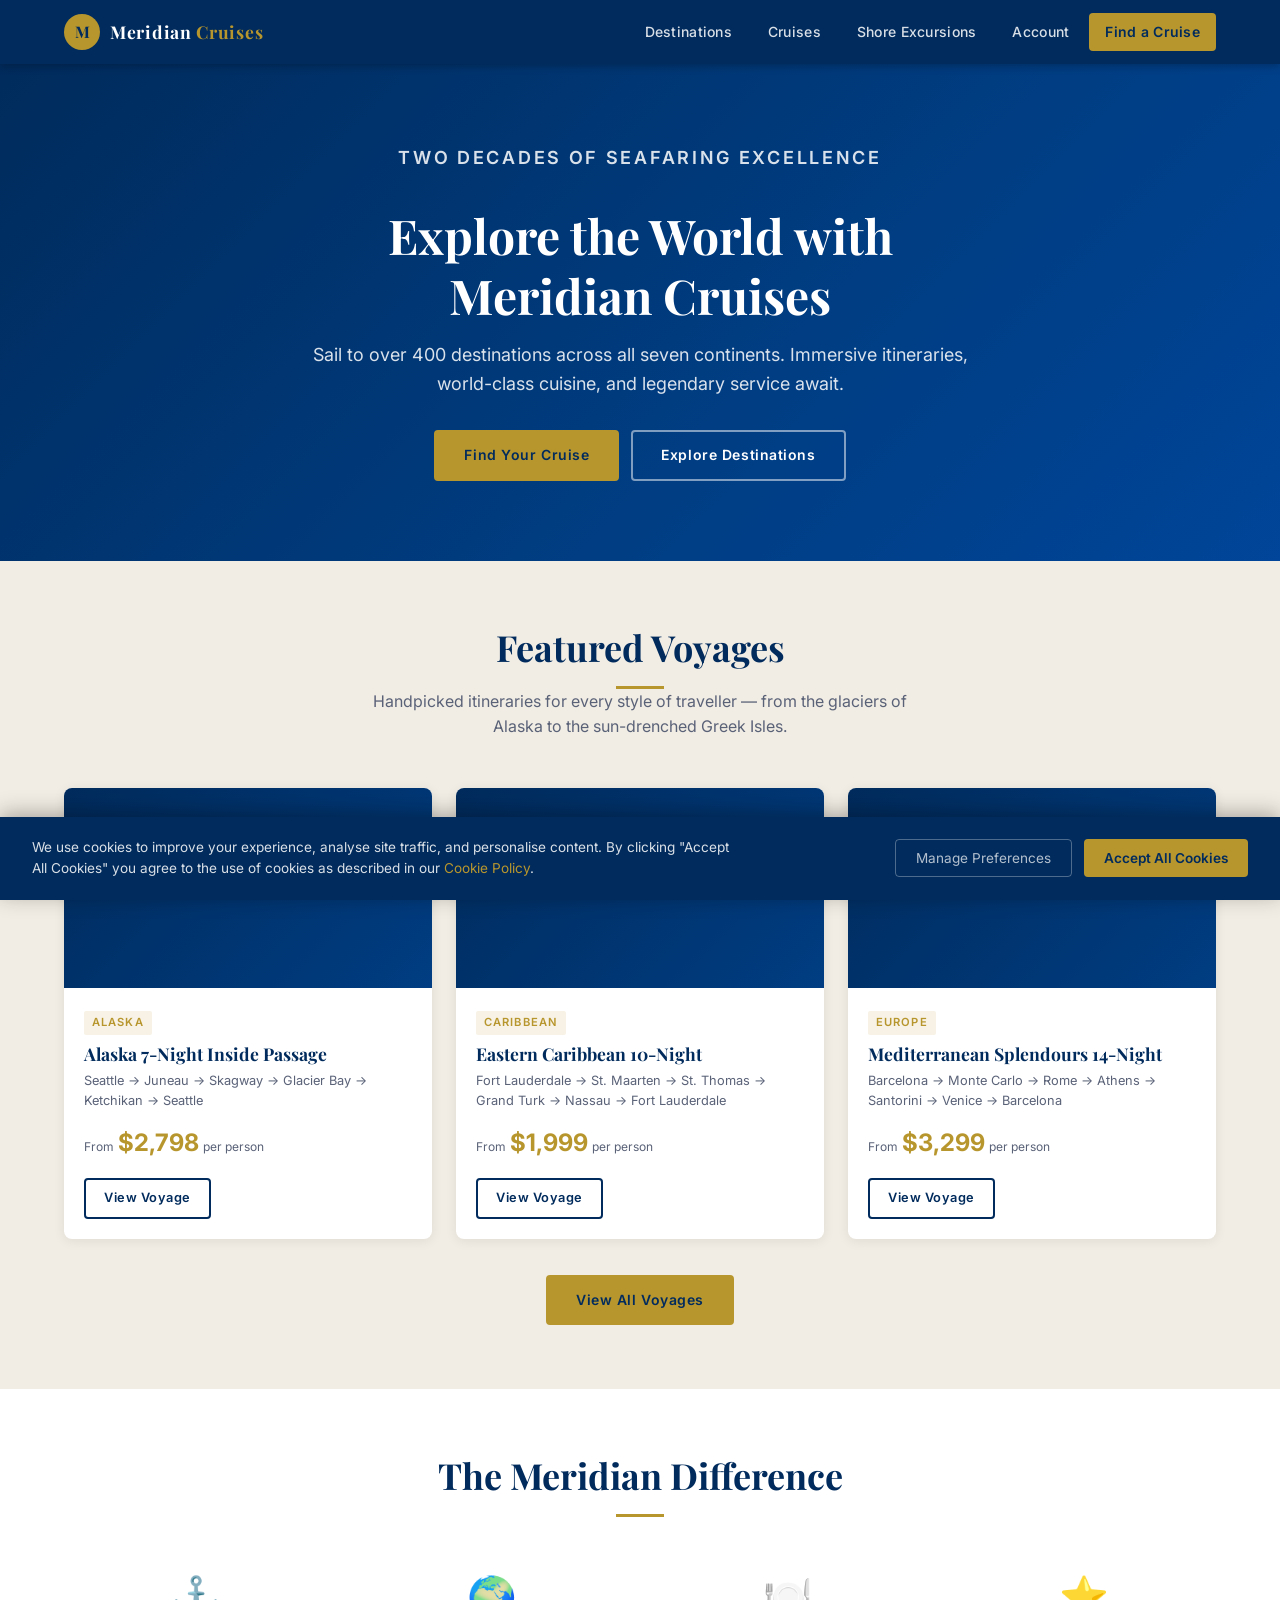
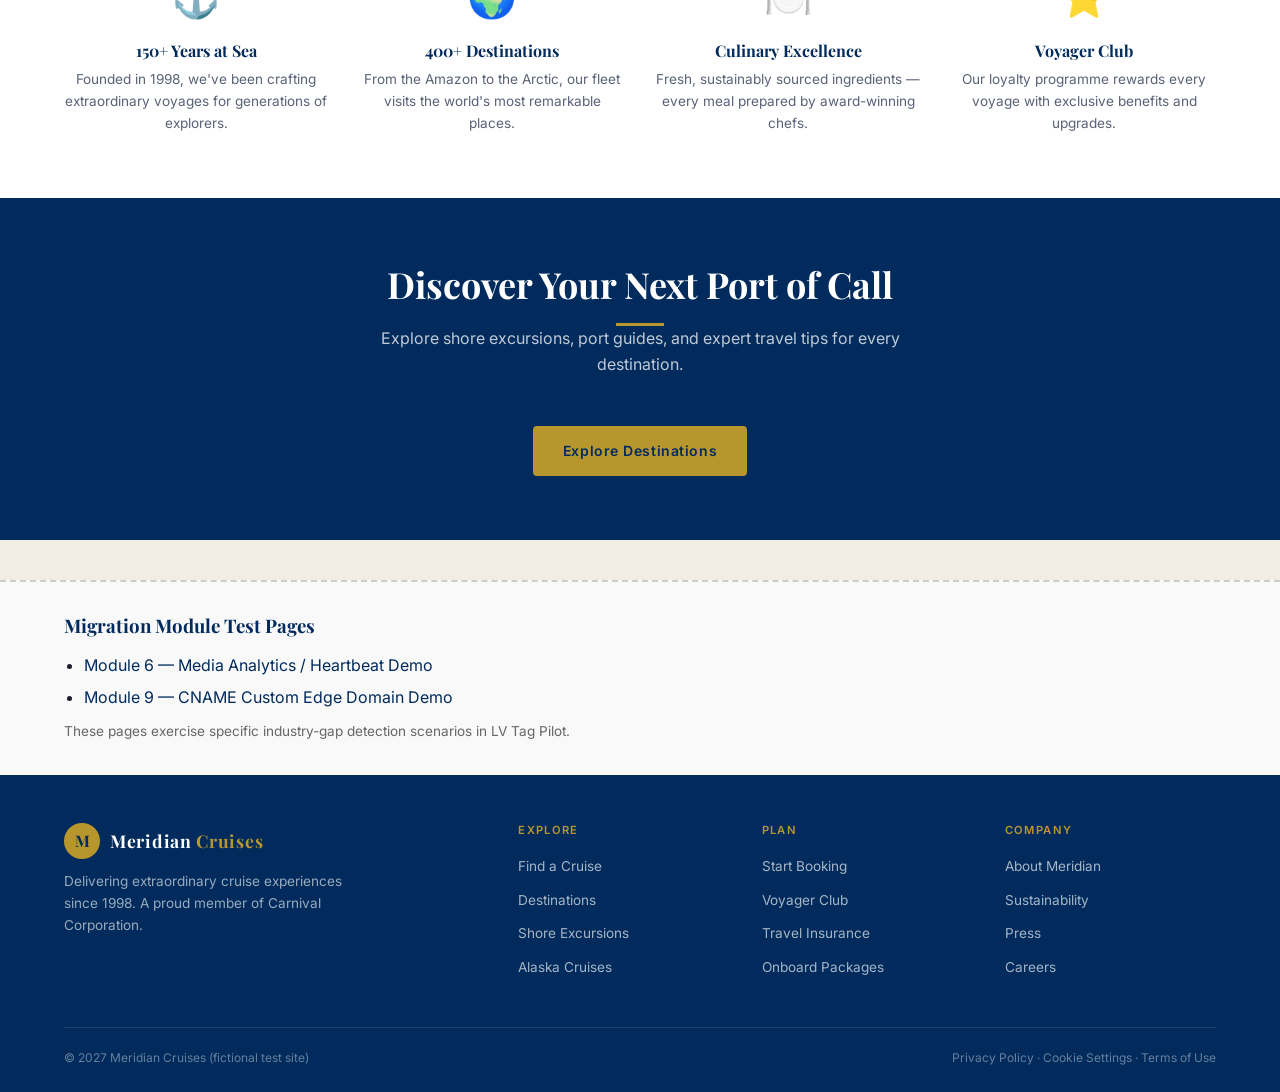
<file: index.html>
<!DOCTYPE html>
<html lang="en">
<head>
  <meta charset="UTF-8">
  <meta name="viewport" content="width=device-width, initial-scale=1.0">
  <title>Meridian Cruises — Explore the World | Fictional Test Site</title>
  <link rel="stylesheet" href="_shared/styles.css">
  <!-- Adobe Launch — _satellite not present in test env -->
  <script src="_shared/launch-stub.js"></script>
  <script src="_shared/am-config.js"></script>
  <!-- MODULE 5: A4T — at.js stub script tag (scanner detects by src attribute) -->
  <script src="at.js" data-at-js-stub="true"></script>
  <!-- MODULE 8: AAM DIL library (scanner detects by src) -->
  <script src="dil.js"></script>
</head>
<body>

  <!-- Navigation -->
  <nav class="site-nav">
    <div class="nav-inner">
      <a href="index.html" class="nav-logo">
        <div class="nav-logo-mark">M</div>
        <span class="nav-logo-text">Meridian <span>Cruises</span></span>
      </a>
      <ul class="nav-links">
        <li><a href="destination.html">Destinations</a></li>
        <li><a href="cruises.html">Cruises</a></li>
        <li><a href="shore-excursions.html">Shore Excursions</a></li>
        <li><a href="account.html">Account</a></li>
        <li><a href="cruises.html" class="nav-cta">Find a Cruise</a></li>
      </ul>
    </div>
  </nav>

  <main>
    <!-- Hero -->
    <section class="hero">
      <div class="hero-content">
        <p class="hero-eyebrow">Two decades of seafaring excellence</p>
        <h1>Explore the World with Meridian Cruises</h1>
        <p>Sail to over 400 destinations across all seven continents. Immersive itineraries, world-class cuisine, and legendary service await.</p>
        <div style="display:flex;gap:12px;justify-content:center;flex-wrap:wrap;">
          <a href="cruises.html" class="btn btn-primary">Find Your Cruise</a>
          <a href="destination.html" class="btn btn-secondary">Explore Destinations</a>
        </div>
      </div>
    </section>

    <!-- Featured Cruises -->
    <section class="section section-sand">
      <div class="container">
        <div class="section-header">
          <h2>Featured Voyages</h2>
          <div class="section-divider"></div>
          <p>Handpicked itineraries for every style of traveller — from the glaciers of Alaska to the sun-drenched Greek Isles.</p>
        </div>

        <div class="cards-grid">
          <!-- Alaska Card -->
          <div class="cruise-card">
            <div class="cruise-card-img-placeholder">Alaska</div>
            <div class="cruise-card-body">
              <span class="cruise-card-tag">Alaska</span>
              <h3 class="cruise-card-title">Alaska 7-Night Inside Passage</h3>
              <p class="cruise-card-meta">Seattle → Juneau → Skagway → Glacier Bay → Ketchikan → Seattle</p>
              <div class="cruise-card-price">
                <span class="price-from">From</span>
                <span class="cabin-price" id="featured-alaska-price">$2,798</span>
                <span class="price-from">per person</span>
              </div>
              <a href="cruise-detail.html" class="btn btn-outline btn-sm" onclick="window.trackCTA && trackCTA('View Alaska Cruise', 'cruise-detail.html')">View Voyage</a>
            </div>
          </div>

          <!-- Caribbean Card -->
          <div class="cruise-card">
            <div class="cruise-card-img-placeholder">Caribbean</div>
            <div class="cruise-card-body">
              <span class="cruise-card-tag">Caribbean</span>
              <h3 class="cruise-card-title">Eastern Caribbean 10-Night</h3>
              <p class="cruise-card-meta">Fort Lauderdale → St. Maarten → St. Thomas → Grand Turk → Nassau → Fort Lauderdale</p>
              <div class="cruise-card-price">
                <span class="price-from">From</span>
                <span class="cabin-price">$1,999</span>
                <span class="price-from">per person</span>
              </div>
              <a href="cruises.html" class="btn btn-outline btn-sm" onclick="window.trackCTA && trackCTA('View Caribbean Cruise', 'cruises.html')">View Voyage</a>
            </div>
          </div>

          <!-- Europe Card -->
          <div class="cruise-card">
            <div class="cruise-card-img-placeholder">Europe</div>
            <div class="cruise-card-body">
              <span class="cruise-card-tag">Europe</span>
              <h3 class="cruise-card-title">Mediterranean Splendours 14-Night</h3>
              <p class="cruise-card-meta">Barcelona → Monte Carlo → Rome → Athens → Santorini → Venice → Barcelona</p>
              <div class="cruise-card-price">
                <span class="price-from">From</span>
                <span class="cabin-price">$3,299</span>
                <span class="price-from">per person</span>
              </div>
              <a href="cruises.html" class="btn btn-outline btn-sm" onclick="window.trackCTA && trackCTA('View Europe Cruise', 'cruises.html')">View Voyage</a>
            </div>
          </div>
        </div>

        <div style="text-align:center;margin-top:36px;">
          <a href="cruises.html" class="btn btn-primary">View All Voyages</a>
        </div>
      </div>
    </section>

    <!-- Why Meridian -->
    <section class="section section-light">
      <div class="container">
        <div class="section-header">
          <h2>The Meridian Difference</h2>
          <div class="section-divider"></div>
        </div>
        <div style="display:grid;grid-template-columns:repeat(auto-fit,minmax(220px,1fr));gap:32px;text-align:center;">
          <div>
            <div style="font-size:2.5rem;margin-bottom:12px;">⚓</div>
            <h4 style="color:#002B5C;margin-bottom:8px;">150+ Years at Sea</h4>
            <p class="text-muted text-sm">Founded in 1998, we've been crafting extraordinary voyages for generations of explorers.</p>
          </div>
          <div>
            <div style="font-size:2.5rem;margin-bottom:12px;">🌍</div>
            <h4 style="color:#002B5C;margin-bottom:8px;">400+ Destinations</h4>
            <p class="text-muted text-sm">From the Amazon to the Arctic, our fleet visits the world's most remarkable places.</p>
          </div>
          <div>
            <div style="font-size:2.5rem;margin-bottom:12px;">🍽️</div>
            <h4 style="color:#002B5C;margin-bottom:8px;">Culinary Excellence</h4>
            <p class="text-muted text-sm">Fresh, sustainably sourced ingredients — every meal prepared by award-winning chefs.</p>
          </div>
          <div>
            <div style="font-size:2.5rem;margin-bottom:12px;">⭐</div>
            <h4 style="color:#002B5C;margin-bottom:8px;">Voyager Club</h4>
            <p class="text-muted text-sm">Our loyalty programme rewards every voyage with exclusive benefits and upgrades.</p>
          </div>
        </div>
      </div>
    </section>

    <!-- Destinations Banner -->
    <section class="section section-navy">
      <div class="container" style="text-align:center;">
        <div class="section-header">
          <h2>Discover Your Next Port of Call</h2>
          <div class="section-divider"></div>
          <p>Explore shore excursions, port guides, and expert travel tips for every destination.</p>
        </div>
        <a href="destination.html" class="btn btn-primary">Explore Destinations</a>
      </div>
    </section>

    <!-- Module Testing Links (for QA and demo purposes) -->
    <section id="module-testing" style="border-top: 2px dashed #ccc; margin-top: 40px; padding: 32px 20px; background: #f9f9f9;">
      <div class="container">
        <h3 style="color:#002B5C;margin-bottom:12px;">Migration Module Test Pages</h3>
        <ul style="line-height:2;padding-left:20px;">
          <li><a href="video.html">Module 6 — Media Analytics / Heartbeat Demo</a></li>
          <li><a href="cname-demo.html">Module 9 — CNAME Custom Edge Domain Demo</a></li>
        </ul>
        <p style="font-size: 0.85em; color: #666; margin-top: 8px;">These pages exercise specific industry-gap detection scenarios in LV Tag Pilot.</p>
      </div>
    </section>
  </main>

  <!-- Footer -->
  <footer class="site-footer">
    <div class="container">
      <div class="footer-grid">
        <div class="footer-brand">
          <div class="nav-logo">
            <div class="nav-logo-mark">M</div>
            <span class="nav-logo-text">Meridian <span>Cruises</span></span>
          </div>
          <p>Delivering extraordinary cruise experiences since 1998. A proud member of Carnival Corporation.</p>
        </div>
        <div class="footer-col">
          <h4>Explore</h4>
          <ul>
            <li><a href="cruises.html">Find a Cruise</a></li>
            <li><a href="destination.html">Destinations</a></li>
            <li><a href="shore-excursions.html">Shore Excursions</a></li>
            <li><a href="cruise-detail.html">Alaska Cruises</a></li>
          </ul>
        </div>
        <div class="footer-col">
          <h4>Plan</h4>
          <ul>
            <li><a href="book-step1.html">Start Booking</a></li>
            <li><a href="account.html">Voyager Club</a></li>
            <li><a href="#">Travel Insurance</a></li>
            <li><a href="#">Onboard Packages</a></li>
          </ul>
        </div>
        <div class="footer-col">
          <h4>Company</h4>
          <ul>
            <li><a href="#">About Meridian</a></li>
            <li><a href="#">Sustainability</a></li>
            <li><a href="#">Press</a></li>
            <li><a href="#">Careers</a></li>
          </ul>
        </div>
      </div>
      <div class="footer-bottom">
        <span>© 2027 Meridian Cruises (fictional test site)</span>
        <span>Privacy Policy · Cookie Settings · Terms of Use</span>
      </div>
    </div>
  </footer>

  <!-- OneTrust consent banner stub -->
  <!-- intentional: OneTrust banner present — tests CMP auto-detection in scanner -->
  <div id="onetrust-banner-sdk">
    <p>We use cookies to improve your experience, analyse site traffic, and personalise content. By clicking "Accept All Cookies" you agree to the use of cookies as described in our <a href="#">Cookie Policy</a>.</p>
    <div class="cookie-btns">
      <button id="onetrust-reject-all-handler">Manage Preferences</button>
      <button id="onetrust-accept-btn-handler">Accept All Cookies</button>
    </div>
  </div>

  <script>
    // Hide consent banner on accept/reject
    document.getElementById('onetrust-accept-btn-handler').addEventListener('click', function() {
      document.getElementById('onetrust-banner-sdk').style.display = 'none';
    });
    document.getElementById('onetrust-reject-all-handler').addEventListener('click', function() {
      document.getElementById('onetrust-banner-sdk').style.display = 'none';
    });

    // Page tracking
    document.addEventListener('DOMContentLoaded', function() {
      // intentional: prop3 set as site section, then s.t() fires page view beacon
      if (typeof _mcs !== 'undefined') {
        _mcs.prop3 = "Home";
        _mcs.t();
      }
    });
  </script>

</body>
</html>
</file>
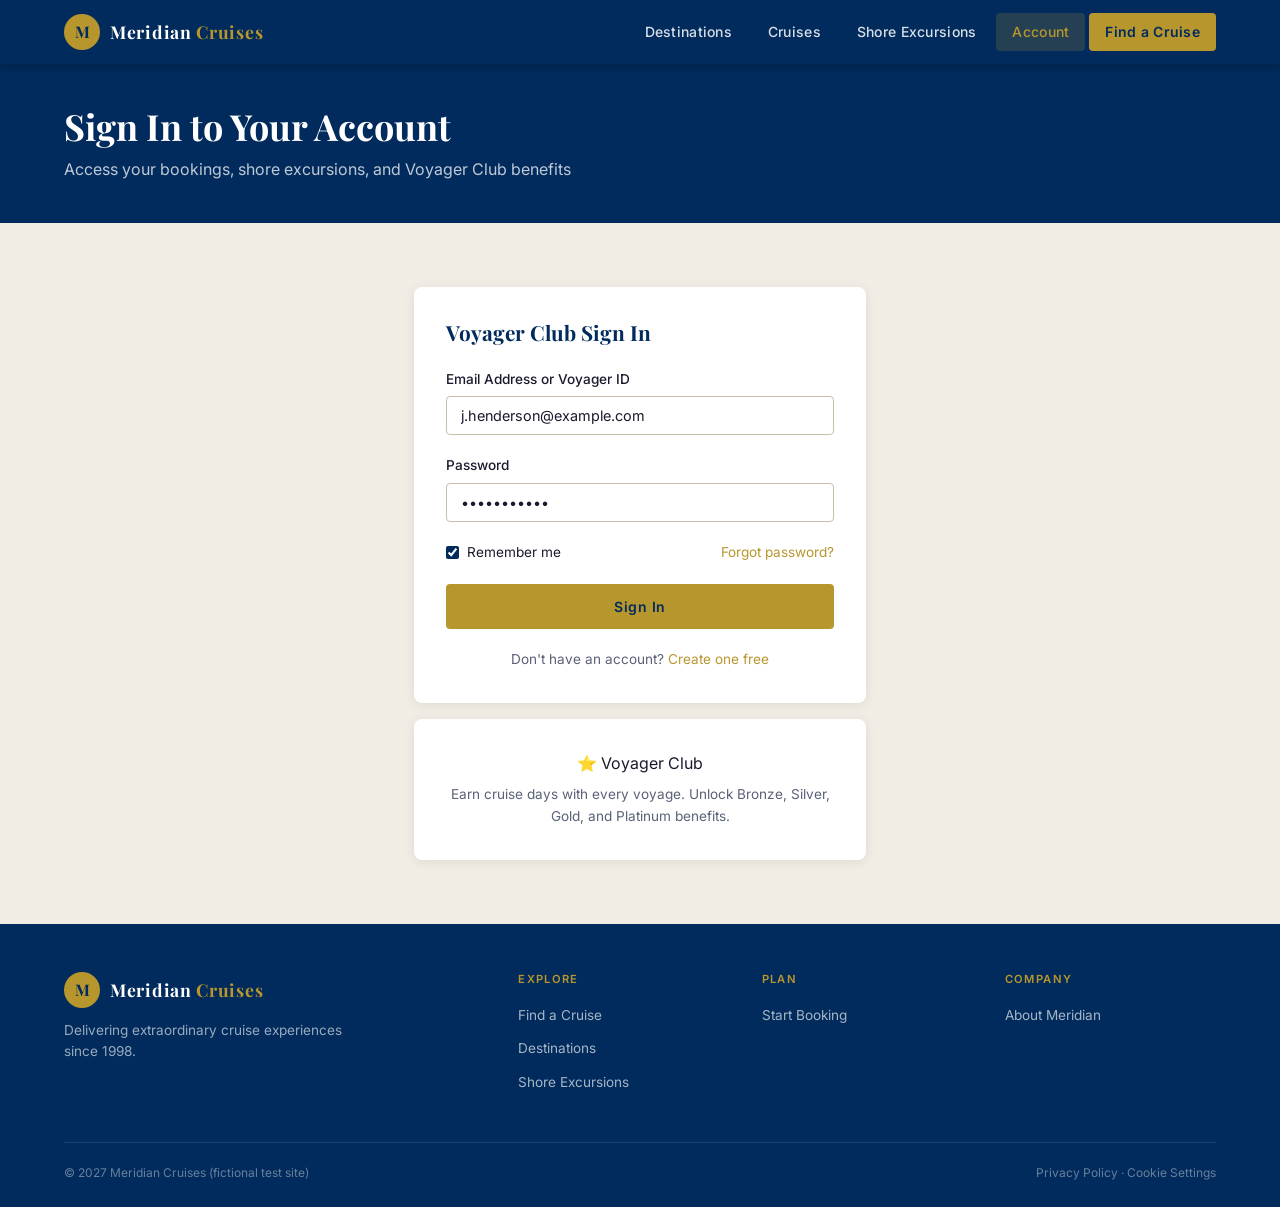
<file: account.html>
<!DOCTYPE html>
<html lang="en">
<head>
  <meta charset="UTF-8">
  <meta name="viewport" content="width=device-width, initial-scale=1.0">
  <title>My Account — Voyager Club | Meridian Cruises Fictional Test Site</title>
  <link rel="stylesheet" href="_shared/styles.css">
  <!-- Adobe Launch — _satellite not present in test env -->
  <script src="_shared/launch-stub.js"></script>
  <script src="_shared/am-config.js"></script>
</head>
<body>

  <!-- Navigation -->
  <nav class="site-nav">
    <div class="nav-inner">
      <a href="index.html" class="nav-logo">
        <div class="nav-logo-mark">M</div>
        <span class="nav-logo-text">Meridian <span>Cruises</span></span>
      </a>
      <ul class="nav-links">
        <li><a href="destination.html">Destinations</a></li>
        <li><a href="cruises.html">Cruises</a></li>
        <li><a href="shore-excursions.html">Shore Excursions</a></li>
        <li><a href="account.html" class="active">Account</a></li>
        <li><a href="cruises.html" class="nav-cta">Find a Cruise</a></li>
      </ul>
    </div>
  </nav>

  <main>
    <!-- Login Form (shown when logged out) -->
    <div id="login-view">
      <div class="page-header">
        <div class="container">
          <h1>Sign In to Your Account</h1>
          <p>Access your bookings, shore excursions, and Voyager Club benefits</p>
        </div>
      </div>

      <section class="section section-sand">
        <div class="container" style="max-width:500px;">
          <div class="booking-form-card">
            <h2 style="font-family:'Playfair Display',serif;font-size:1.3rem;color:#002B5C;margin-bottom:24px;">Voyager Club Sign In</h2>

            <div class="form-group">
              <label class="form-label">Email Address or Voyager ID</label>
              <input type="text" class="form-control" id="login-email" value="j.henderson@example.com" placeholder="Email or Voyager Club number">
            </div>

            <div class="form-group">
              <label class="form-label">Password</label>
              <input type="password" class="form-control" id="login-password" value="Password123" placeholder="Enter your password">
            </div>

            <div style="display:flex;justify-content:space-between;align-items:center;margin-bottom:20px;">
              <label style="display:flex;align-items:center;gap:8px;font-size:0.85rem;cursor:pointer;">
                <input type="checkbox" checked style="accent-color:#002B5C;">
                Remember me
              </label>
              <a href="#" class="text-sm" style="color:#B8962E;">Forgot password?</a>
            </div>

            <button class="btn btn-primary btn-full" id="login-btn" onclick="doLogin()">Sign In</button>

            <div style="text-align:center;margin-top:20px;">
              <p class="text-sm text-muted">Don't have an account? <a href="#" style="color:#B8962E;">Create one free</a></p>
            </div>
          </div>

          <div class="booking-form-card" style="margin-top:16px;text-align:center;">
            <div class="voyager-badge" style="display:inline-flex;margin:0 auto 8px;">⭐ Voyager Club</div>
            <p class="text-sm text-muted">Earn cruise days with every voyage. Unlock Bronze, Silver, Gold, and Platinum benefits.</p>
          </div>
        </div>
      </section>
    </div>

    <!-- Dashboard (shown after login) -->
    <div id="dashboard-view" style="display:none;">
      <div class="page-header">
        <div class="container">
          <div style="display:flex;align-items:center;gap:16px;flex-wrap:wrap;">
            <div style="width:60px;height:60px;background:#B8962E;border-radius:50%;display:flex;align-items:center;justify-content:center;font-family:'Playfair Display',serif;font-size:1.5rem;color:#002B5C;font-weight:700;flex-shrink:0;">J</div>
            <div>
              <div class="voyager-badge" style="margin-bottom:4px;">⭐ Voyager Gold</div>
              <h1>Welcome back, James</h1>
              <p>Voyager ID: VOYAGER-839201 · Gold Member since 2021</p>
            </div>
          </div>
        </div>
      </div>

      <section class="section section-sand">
        <div class="container">
          <div style="display:grid;grid-template-columns:1fr 1fr;gap:24px;margin-bottom:32px;">

            <!-- Upcoming Voyages -->
            <div class="dashboard-card">
              <h3>Upcoming Voyages</h3>
              <div style="padding:16px;background:#F2EDE4;border-radius:6px;margin-bottom:12px;">
                <div class="flex-between" style="margin-bottom:4px;">
                  <p style="font-weight:600;font-size:0.9rem;color:#002B5C;">Alaska 7-Night Inside Passage</p>
                  <span style="font-size:0.7rem;background:rgba(184,150,46,0.15);color:#B8962E;padding:2px 8px;border-radius:10px;font-weight:600;">CONFIRMED</span>
                </div>
                <p class="text-xs text-muted">Booking MC-2027-08921</p>
                <!-- intentional: eVar30 only set on this page (login-wall variable) -->
                <!-- Migration scanner will flag eVar30 as "seen in rule code only — requires authenticated session" -->
                <p class="text-xs text-muted" id="departure-date-display" style="margin-top:4px;">Departure: May 14, 2027 · ms Meridian Aurora · Verandah</p>
                <div style="display:flex;gap:8px;margin-top:12px;">
                  <a href="booking-confirmation.html" class="btn btn-outline btn-sm">View Booking</a>
                  <a href="shore-excursions.html" class="btn btn-outline btn-sm">Add Excursions</a>
                </div>
              </div>
              <div style="padding:16px;background:#F2EDE4;border-radius:6px;">
                <p style="font-weight:600;font-size:0.9rem;color:#002B5C;margin-bottom:4px;">Mediterranean 14-Night</p>
                <p class="text-xs text-muted">Booking Meridian-2026-44217 · September 2026 · ms Meridian Solstice</p>
                <p style="font-size:0.75rem;color:#B8962E;margin-top:4px;font-weight:500;">Completed ✓</p>
              </div>
            </div>

            <!-- Voyager Benefits -->
            <div class="dashboard-card">
              <h3>Voyager Club — Gold Tier</h3>
              <div style="background:linear-gradient(135deg,#B8962E 0%,#d4a832 100%);border-radius:8px;padding:20px;color:#002B5C;margin-bottom:16px;text-align:center;">
                <p style="font-size:0.7rem;font-weight:600;letter-spacing:0.1em;text-transform:uppercase;margin-bottom:4px;">Voyager Cruise Days</p>
                <p style="font-size:2.5rem;font-weight:700;line-height:1;">350</p>
                <p style="font-size:0.75rem;margin-top:4px;">Gold: 200–499 days · Next tier: Platinum at 500</p>
              </div>
              <div style="display:flex;flex-direction:column;gap:8px;">
                <div class="flex-between" style="font-size:0.85rem;">
                  <span>Priority boarding</span>
                  <span style="color:#B8962E;font-weight:600;">✓ Active</span>
                </div>
                <div class="flex-between" style="font-size:0.85rem;">
                  <span>10% shore excursion discount</span>
                  <span style="color:#B8962E;font-weight:600;">✓ Active</span>
                </div>
                <div class="flex-between" style="font-size:0.85rem;">
                  <span>Complimentary dinner (1× per cruise)</span>
                  <span style="color:#B8962E;font-weight:600;">✓ Active</span>
                </div>
                <div class="flex-between" style="font-size:0.85rem;color:#8a8070;">
                  <span>Neptune Lounge access</span>
                  <span>Platinum only</span>
                </div>
              </div>
            </div>

          </div>

          <!-- Account Settings -->
          <div class="dashboard-card">
            <h3>Profile &amp; Preferences</h3>
            <div class="form-row">
              <div class="form-group">
                <label class="form-label">First Name</label>
                <input type="text" class="form-control" value="James">
              </div>
              <div class="form-group">
                <label class="form-label">Last Name</label>
                <input type="text" class="form-control" value="Henderson">
              </div>
            </div>
            <div class="form-row">
              <div class="form-group">
                <label class="form-label">Email Address</label>
                <input type="email" class="form-control" value="j.henderson@example.com">
              </div>
              <div class="form-group">
                <label class="form-label">Phone</label>
                <input type="tel" class="form-control" value="+1 206 555 0187">
              </div>
            </div>
            <div class="form-group">
              <label class="form-label">Dietary Preference</label>
              <select class="form-select">
                <option selected>No special requirements</option>
                <option>Vegetarian</option>
                <option>Gluten-free</option>
              </select>
            </div>
            <button class="btn btn-primary" onclick="alert('Profile saved (test site — no backend)')">Save Changes</button>
            <button class="btn btn-outline" style="margin-left:12px;" onclick="doLogout()">Sign Out</button>
          </div>

        </div>
      </section>
    </div>
  </main>

  <!-- Footer -->
  <footer class="site-footer">
    <div class="container">
      <div class="footer-grid">
        <div class="footer-brand">
          <div class="nav-logo">
            <div class="nav-logo-mark">M</div>
            <span class="nav-logo-text">Meridian <span>Cruises</span></span>
          </div>
          <p>Delivering extraordinary cruise experiences since 1998.</p>
        </div>
        <div class="footer-col">
          <h4>Explore</h4>
          <ul>
            <li><a href="cruises.html">Find a Cruise</a></li>
            <li><a href="destination.html">Destinations</a></li>
            <li><a href="shore-excursions.html">Shore Excursions</a></li>
          </ul>
        </div>
        <div class="footer-col">
          <h4>Plan</h4>
          <ul>
            <li><a href="book-step1.html">Start Booking</a></li>
          </ul>
        </div>
        <div class="footer-col">
          <h4>Company</h4>
          <ul>
            <li><a href="#">About Meridian</a></li>
          </ul>
        </div>
      </div>
      <div class="footer-bottom">
        <span>© 2027 Meridian Cruises (fictional test site)</span>
        <span>Privacy Policy · Cookie Settings</span>
      </div>
    </div>
  </footer>

  <script>
    function doLogin() {
      document.getElementById('login-view').style.display = 'none';
      document.getElementById('dashboard-view').style.display = 'block';

      // intentional: trackLogin fires only after authentication (login-wall)
      // eVar15 = "Gold" (Voyager tier — low cardinality, eVar→prop candidate)
      // visitorID set directly (legacy approach — migration note)
      if (typeof trackLogin === 'function') {
        trackLogin('VOYAGER-839201', 'Gold');
      }

      // intentional: eVar30 = departure date — ONLY visible post-login (login-wall variable)
      // Migration scanner cannot see this during unauthenticated crawl.
      // This is the key "unverified — seen in rule code only" test case.
      if (typeof _mcs !== 'undefined') {
        _mcs.eVar30 = "2027-05-14"; // intentional: departure date — login-wall, only fires after authentication
        _mcs.t();
      }
    }

    function doLogout() {
      document.getElementById('login-view').style.display = 'block';
      document.getElementById('dashboard-view').style.display = 'none';
    }

    document.addEventListener('DOMContentLoaded', function() {
      // Page view fires for the login page (pre-authentication state)
      // eVar30 is NOT set here — only set inside doLogin() after authentication
      if (typeof _mcs !== 'undefined') {
        _mcs.prop3 = "Account";
        _mcs.t();
      }
    });
  </script>

</body>
</html>
</file>
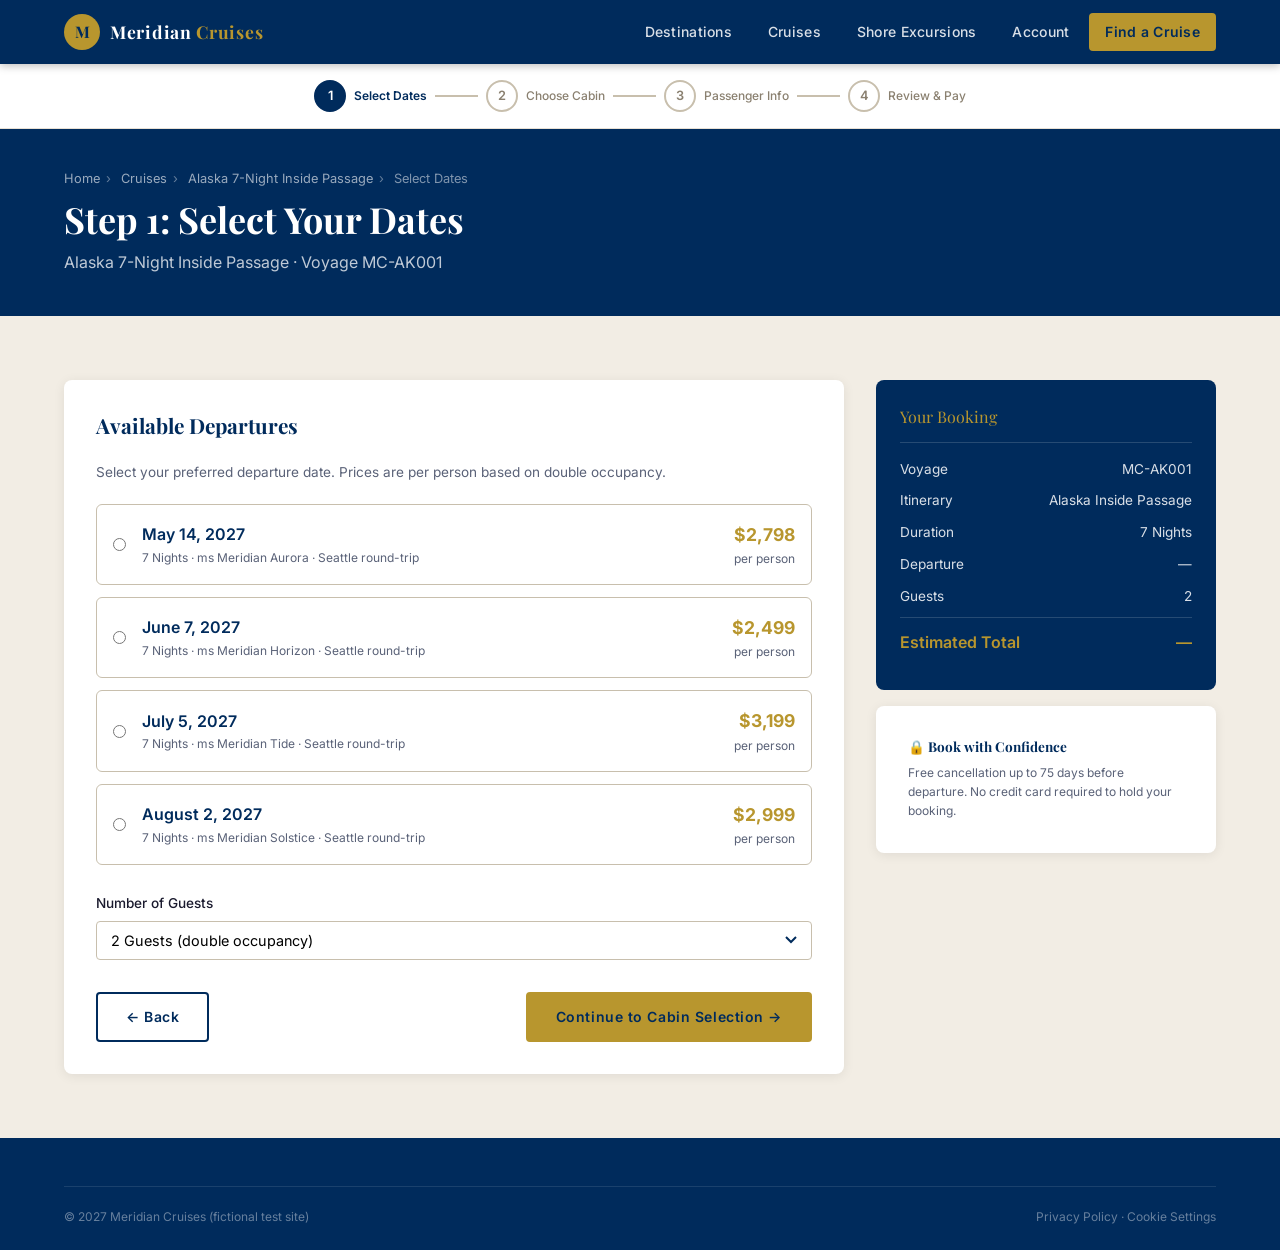
<file: book-step1.html>
<!DOCTYPE html>
<html lang="en">
<head>
  <meta charset="UTF-8">
  <meta name="viewport" content="width=device-width, initial-scale=1.0">
  <title>Select Dates — Book Alaska Cruise | Meridian Cruises Fictional Test Site</title>
  <link rel="stylesheet" href="_shared/styles.css">
  <!-- Adobe Launch — _satellite not present in test env -->
  <script src="_shared/launch-stub.js"></script>
  <script src="_shared/am-config.js"></script>
</head>
<body>

  <!-- Navigation -->
  <nav class="site-nav">
    <div class="nav-inner">
      <a href="index.html" class="nav-logo">
        <div class="nav-logo-mark">M</div>
        <span class="nav-logo-text">Meridian <span>Cruises</span></span>
      </a>
      <ul class="nav-links">
        <li><a href="destination.html">Destinations</a></li>
        <li><a href="cruises.html">Cruises</a></li>
        <li><a href="shore-excursions.html">Shore Excursions</a></li>
        <li><a href="account.html">Account</a></li>
        <li><a href="cruises.html" class="nav-cta">Find a Cruise</a></li>
      </ul>
    </div>
  </nav>

  <!-- Funnel Step Indicator -->
  <div class="funnel-steps">
    <div class="funnel-steps-inner">
      <div class="funnel-step active">
        <div class="funnel-step-bubble">1</div>
        <span class="funnel-step-label">Select Dates</span>
      </div>
      <div class="funnel-connector"></div>
      <div class="funnel-step">
        <div class="funnel-step-bubble">2</div>
        <span class="funnel-step-label">Choose Cabin</span>
      </div>
      <div class="funnel-connector"></div>
      <div class="funnel-step">
        <div class="funnel-step-bubble">3</div>
        <span class="funnel-step-label">Passenger Info</span>
      </div>
      <div class="funnel-connector"></div>
      <div class="funnel-step">
        <div class="funnel-step-bubble">4</div>
        <span class="funnel-step-label">Review &amp; Pay</span>
      </div>
    </div>
  </div>

  <!-- Page Header -->
  <div class="page-header">
    <div class="container">
      <div class="breadcrumb">
        <a href="index.html">Home</a><span>›</span>
        <a href="cruises.html">Cruises</a><span>›</span>
        <a href="cruise-detail.html">Alaska 7-Night Inside Passage</a><span>›</span>
        Select Dates
      </div>
      <h1>Step 1: Select Your Dates</h1>
      <p>Alaska 7-Night Inside Passage · Voyage MC-AK001</p>
    </div>
  </div>

  <main>
    <section class="section section-sand">
      <div class="container">
        <div class="booking-layout">

          <!-- Date Selection Form -->
          <div class="booking-form-card">
            <h2 style="font-family:'Playfair Display',serif;font-size:1.3rem;color:#002B5C;margin-bottom:24px;">Available Departures</h2>

            <p class="text-sm text-muted" style="margin-bottom:20px;">Select your preferred departure date. Prices are per person based on double occupancy.</p>

            <div id="departure-options" style="display:flex;flex-direction:column;gap:12px;margin-bottom:28px;">

              <label style="display:flex;align-items:center;gap:16px;padding:16px;border:1.5px solid #c8bfad;border-radius:6px;cursor:pointer;background:#fff;">
                <input type="radio" name="departure" value="2027-05-14" style="accent-color:#002B5C;">
                <div style="flex:1;">
                  <p style="font-weight:600;color:#002B5C;">May 14, 2027</p>
                  <p class="text-xs text-muted">7 Nights · ms Meridian Aurora · Seattle round-trip</p>
                </div>
                <div style="text-align:right;">
                  <span class="cabin-price" style="font-size:1.1rem;">$2,798</span>
                  <p class="text-xs text-muted">per person</p>
                </div>
              </label>

              <label style="display:flex;align-items:center;gap:16px;padding:16px;border:1.5px solid #c8bfad;border-radius:6px;cursor:pointer;background:#fff;">
                <input type="radio" name="departure" value="2027-06-07">
                <div style="flex:1;">
                  <p style="font-weight:600;color:#002B5C;">June 7, 2027</p>
                  <p class="text-xs text-muted">7 Nights · ms Meridian Horizon · Seattle round-trip</p>
                </div>
                <div style="text-align:right;">
                  <span class="cabin-price" style="font-size:1.1rem;">$2,499</span>
                  <p class="text-xs text-muted">per person</p>
                </div>
              </label>

              <label style="display:flex;align-items:center;gap:16px;padding:16px;border:1.5px solid #c8bfad;border-radius:6px;cursor:pointer;background:#fff;">
                <input type="radio" name="departure" value="2027-07-05">
                <div style="flex:1;">
                  <p style="font-weight:600;color:#002B5C;">July 5, 2027</p>
                  <p class="text-xs text-muted">7 Nights · ms Meridian Tide · Seattle round-trip</p>
                </div>
                <div style="text-align:right;">
                  <span class="cabin-price" style="font-size:1.1rem;">$3,199</span>
                  <p class="text-xs text-muted">per person</p>
                </div>
              </label>

              <label style="display:flex;align-items:center;gap:16px;padding:16px;border:1.5px solid #c8bfad;border-radius:6px;cursor:pointer;background:#fff;">
                <input type="radio" name="departure" value="2027-08-02">
                <div style="flex:1;">
                  <p style="font-weight:600;color:#002B5C;">August 2, 2027</p>
                  <p class="text-xs text-muted">7 Nights · ms Meridian Solstice · Seattle round-trip</p>
                </div>
                <div style="text-align:right;">
                  <span class="cabin-price" style="font-size:1.1rem;">$2,999</span>
                  <p class="text-xs text-muted">per person</p>
                </div>
              </label>

            </div>

            <div class="form-group">
              <label class="form-label">Number of Guests</label>
              <select class="form-select" id="guest-count">
                <option value="2" selected>2 Guests (double occupancy)</option>
                <option value="1">1 Guest (single supplement applies)</option>
                <option value="3">3 Guests</option>
                <option value="4">4 Guests</option>
              </select>
            </div>

            <div style="display:flex;justify-content:space-between;align-items:center;margin-top:32px;">
              <a href="cruise-detail.html" class="btn btn-outline">← Back</a>
              <a href="book-step2.html" class="btn btn-primary" id="continue-btn">Continue to Cabin Selection →</a>
            </div>
          </div>

          <!-- Summary Sidebar -->
          <div>
            <div class="booking-summary-card">
              <p class="booking-summary-title">Your Booking</p>
              <div class="booking-summary-row"><span>Voyage</span><span>MC-AK001</span></div>
              <div class="booking-summary-row"><span>Itinerary</span><span>Alaska Inside Passage</span></div>
              <div class="booking-summary-row"><span>Duration</span><span>7 Nights</span></div>
              <div class="booking-summary-row"><span>Departure</span><span id="selected-date">—</span></div>
              <div class="booking-summary-row"><span>Guests</span><span id="selected-guests">2</span></div>
              <div class="booking-summary-row total">
                <span>Estimated Total</span>
                <span id="sidebar-total">—</span>
              </div>
            </div>

            <div class="booking-form-card" style="margin-top:16px;">
              <h4 style="font-size:0.85rem;color:#002B5C;margin-bottom:8px;">🔒 Book with Confidence</h4>
              <p class="text-xs text-muted">Free cancellation up to 75 days before departure. No credit card required to hold your booking.</p>
            </div>
          </div>

        </div>
      </div>
    </section>
  </main>

  <!-- Footer -->
  <footer class="site-footer">
    <div class="container">
      <div class="footer-bottom">
        <span>© 2027 Meridian Cruises (fictional test site)</span>
        <span>Privacy Policy · Cookie Settings</span>
      </div>
    </div>
  </footer>

  <script>
    // Update sidebar when date or guest count changes
    var prices = { '2027-05-14': 2798, '2027-06-07': 2499, '2027-07-05': 3199, '2027-08-02': 2999 };
    var dates  = { '2027-05-14': 'May 14, 2027', '2027-06-07': 'Jun 7, 2027', '2027-07-05': 'Jul 5, 2027', '2027-08-02': 'Aug 2, 2027' };

    function updateSidebar() {
      var selectedRadio = document.querySelector('input[name="departure"]:checked');
      var guests = parseInt(document.getElementById('guest-count').value);
      if (selectedRadio) {
        var price = prices[selectedRadio.value];
        var dateLabel = dates[selectedRadio.value];
        document.getElementById('selected-date').textContent = dateLabel;
        document.getElementById('selected-guests').textContent = guests;
        document.getElementById('sidebar-total').textContent = '$' + (price * guests).toLocaleString();
      }
    }

    document.querySelectorAll('input[name="departure"]').forEach(function(r) {
      r.addEventListener('change', updateSidebar);
    });
    document.getElementById('guest-count').addEventListener('change', updateSidebar);

    document.addEventListener('DOMContentLoaded', function() {
      // intentional: trackBookingStep fires on page load — eVar22 set to "1" (low cardinality test)
      if (typeof trackBookingStep === 'function') {
        trackBookingStep(1, 'Select Dates');
      }
    });
  </script>

</body>
</html>
</file>
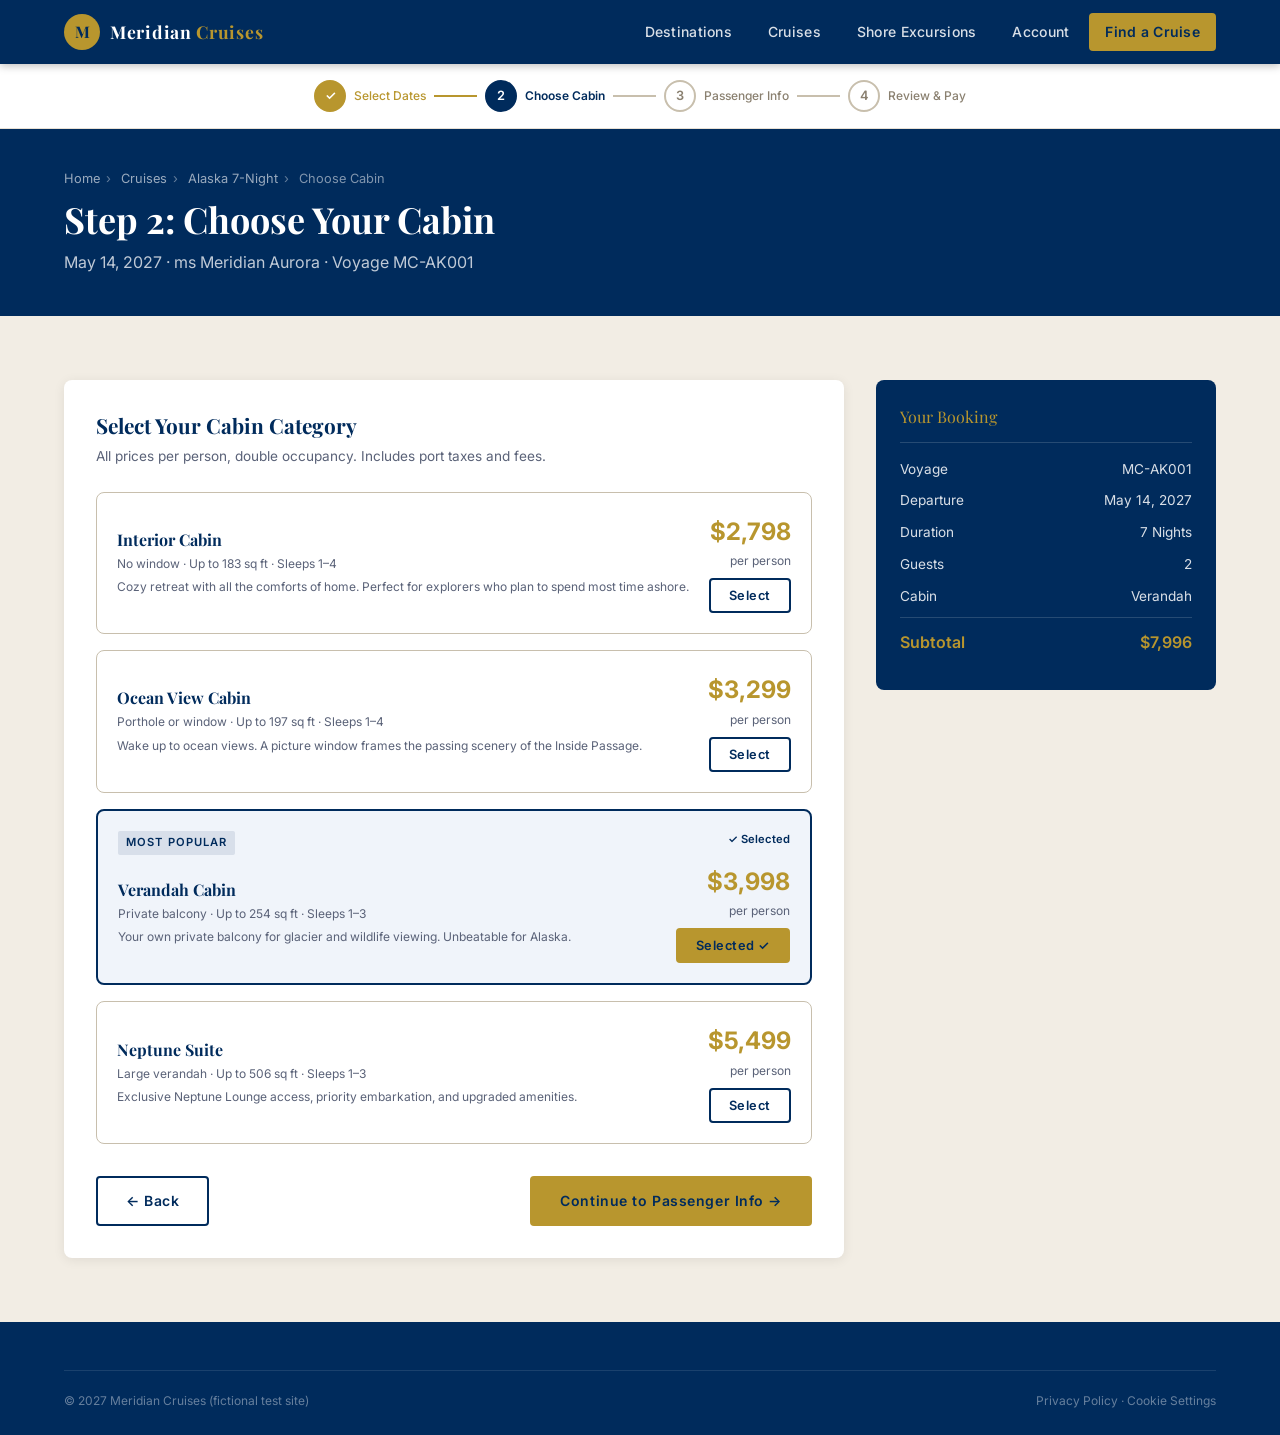
<file: book-step2.html>
<!DOCTYPE html>
<html lang="en">
<head>
  <meta charset="UTF-8">
  <meta name="viewport" content="width=device-width, initial-scale=1.0">
  <title>Choose Cabin — Book Alaska Cruise | Meridian Cruises Fictional Test Site</title>
  <link rel="stylesheet" href="_shared/styles.css">
  <!-- Adobe Launch — _satellite not present in test env -->
  <script src="_shared/launch-stub.js"></script>
  <script src="_shared/am-config.js"></script>
</head>
<body>

  <!-- Navigation -->
  <nav class="site-nav">
    <div class="nav-inner">
      <a href="index.html" class="nav-logo">
        <div class="nav-logo-mark">M</div>
        <span class="nav-logo-text">Meridian <span>Cruises</span></span>
      </a>
      <ul class="nav-links">
        <li><a href="destination.html">Destinations</a></li>
        <li><a href="cruises.html">Cruises</a></li>
        <li><a href="shore-excursions.html">Shore Excursions</a></li>
        <li><a href="account.html">Account</a></li>
        <li><a href="cruises.html" class="nav-cta">Find a Cruise</a></li>
      </ul>
    </div>
  </nav>

  <!-- Funnel Step Indicator -->
  <div class="funnel-steps">
    <div class="funnel-steps-inner">
      <div class="funnel-step done">
        <div class="funnel-step-bubble">✓</div>
        <span class="funnel-step-label">Select Dates</span>
      </div>
      <div class="funnel-connector done"></div>
      <div class="funnel-step active">
        <div class="funnel-step-bubble">2</div>
        <span class="funnel-step-label">Choose Cabin</span>
      </div>
      <div class="funnel-connector"></div>
      <div class="funnel-step">
        <div class="funnel-step-bubble">3</div>
        <span class="funnel-step-label">Passenger Info</span>
      </div>
      <div class="funnel-connector"></div>
      <div class="funnel-step">
        <div class="funnel-step-bubble">4</div>
        <span class="funnel-step-label">Review &amp; Pay</span>
      </div>
    </div>
  </div>

  <!-- Page Header -->
  <div class="page-header">
    <div class="container">
      <div class="breadcrumb">
        <a href="index.html">Home</a><span>›</span>
        <a href="cruises.html">Cruises</a><span>›</span>
        <a href="cruise-detail.html">Alaska 7-Night</a><span>›</span>
        Choose Cabin
      </div>
      <h1>Step 2: Choose Your Cabin</h1>
      <p>May 14, 2027 · ms Meridian Aurora · Voyage MC-AK001</p>
    </div>
  </div>

  <main>
    <section class="section section-sand">
      <div class="container">
        <div class="booking-layout">

          <!-- Cabin Selection -->
          <div class="booking-form-card">
            <h2 style="font-family:'Playfair Display',serif;font-size:1.3rem;color:#002B5C;margin-bottom:8px;">Select Your Cabin Category</h2>
            <p class="text-sm text-muted" style="margin-bottom:24px;">All prices per person, double occupancy. Includes port taxes and fees.</p>

            <div style="display:flex;flex-direction:column;gap:16px;">

              <!-- Interior -->
              <div class="cabin-card" style="border:1.5px solid #c8bfad;border-radius:8px;padding:20px;background:#fff;">
                <div class="flex-between" style="flex-wrap:wrap;gap:12px;">
                  <div>
                    <h4 style="color:#002B5C;margin-bottom:4px;">Interior Cabin</h4>
                    <p class="text-xs text-muted">No window · Up to 183 sq ft · Sleeps 1–4</p>
                    <p class="text-xs" style="color:#5a6278;margin-top:4px;">Cozy retreat with all the comforts of home. Perfect for explorers who plan to spend most time ashore.</p>
                  </div>
                  <div style="text-align:right;flex-shrink:0;">
                    <!-- intentional: .cabin-price on each category row — DOM scraping will capture the first visible one -->
                    <span class="cabin-price">$2,798</span>
                    <p class="text-xs text-muted">per person</p>
                    <button class="btn btn-outline btn-sm" style="margin-top:8px;" onclick="selectCabinType('Interior', 2798)">Select</button>
                  </div>
                </div>
              </div>

              <!-- Ocean View -->
              <div class="cabin-card" style="border:1.5px solid #c8bfad;border-radius:8px;padding:20px;background:#fff;">
                <div class="flex-between" style="flex-wrap:wrap;gap:12px;">
                  <div>
                    <h4 style="color:#002B5C;margin-bottom:4px;">Ocean View Cabin</h4>
                    <p class="text-xs text-muted">Porthole or window · Up to 197 sq ft · Sleeps 1–4</p>
                    <p class="text-xs" style="color:#5a6278;margin-top:4px;">Wake up to ocean views. A picture window frames the passing scenery of the Inside Passage.</p>
                  </div>
                  <div style="text-align:right;flex-shrink:0;">
                    <span class="cabin-price">$3,299</span>
                    <p class="text-xs text-muted">per person</p>
                    <button class="btn btn-outline btn-sm" style="margin-top:8px;" onclick="selectCabinType('Ocean View', 3299)">Select</button>
                  </div>
                </div>
              </div>

              <!-- Verandah (pre-selected) -->
              <div class="cabin-card" id="verandah-card" style="border:2px solid #002B5C;border-radius:8px;padding:20px;background:#f0f4fa;">
                <div style="display:flex;justify-content:space-between;margin-bottom:8px;flex-wrap:wrap;gap:4px;">
                  <span style="font-size:0.7rem;font-weight:600;letter-spacing:0.1em;text-transform:uppercase;color:#002B5C;background:rgba(0,43,92,0.1);padding:3px 8px;border-radius:2px;">Most Popular</span>
                  <span style="font-size:0.7rem;color:#002B5C;font-weight:600;">✓ Selected</span>
                </div>
                <div class="flex-between" style="flex-wrap:wrap;gap:12px;">
                  <div>
                    <h4 style="color:#002B5C;margin-bottom:4px;">Verandah Cabin</h4>
                    <p class="text-xs text-muted">Private balcony · Up to 254 sq ft · Sleeps 1–3</p>
                    <p class="text-xs" style="color:#5a6278;margin-top:4px;">Your own private balcony for glacier and wildlife viewing. Unbeatable for Alaska.</p>
                  </div>
                  <div style="text-align:right;flex-shrink:0;">
                    <span class="cabin-price">$3,998</span>
                    <p class="text-xs text-muted">per person</p>
                    <button class="btn btn-primary btn-sm" style="margin-top:8px;" onclick="selectCabinType('Verandah', 3998)">Selected ✓</button>
                  </div>
                </div>
              </div>

              <!-- Neptune Suite -->
              <div class="cabin-card" style="border:1.5px solid #c8bfad;border-radius:8px;padding:20px;background:#fff;">
                <div class="flex-between" style="flex-wrap:wrap;gap:12px;">
                  <div>
                    <h4 style="color:#002B5C;margin-bottom:4px;">Neptune Suite</h4>
                    <p class="text-xs text-muted">Large verandah · Up to 506 sq ft · Sleeps 1–3</p>
                    <p class="text-xs" style="color:#5a6278;margin-top:4px;">Exclusive Neptune Lounge access, priority embarkation, and upgraded amenities.</p>
                  </div>
                  <div style="text-align:right;flex-shrink:0;">
                    <span class="cabin-price">$5,499</span>
                    <p class="text-xs text-muted">per person</p>
                    <button class="btn btn-outline btn-sm" style="margin-top:8px;" onclick="selectCabinType('Neptune Suite', 5499)">Select</button>
                  </div>
                </div>
              </div>

            </div>

            <div style="display:flex;justify-content:space-between;align-items:center;margin-top:32px;">
              <a href="book-step1.html" class="btn btn-outline">← Back</a>
              <a href="book-step3.html" class="btn btn-primary" id="continue-btn">Continue to Passenger Info →</a>
            </div>
          </div>

          <!-- Summary Sidebar -->
          <div>
            <div class="booking-summary-card">
              <p class="booking-summary-title">Your Booking</p>
              <div class="booking-summary-row"><span>Voyage</span><span>MC-AK001</span></div>
              <div class="booking-summary-row"><span>Departure</span><span>May 14, 2027</span></div>
              <div class="booking-summary-row"><span>Duration</span><span>7 Nights</span></div>
              <div class="booking-summary-row"><span>Guests</span><span>2</span></div>
              <div class="booking-summary-row"><span>Cabin</span><span id="selected-cabin">Verandah</span></div>
              <div class="booking-summary-row total">
                <span>Subtotal</span>
                <span id="sidebar-total">$7,996</span>
              </div>
            </div>
          </div>

        </div>
      </div>
    </section>
  </main>

  <!-- Footer -->
  <footer class="site-footer">
    <div class="container">
      <div class="footer-bottom">
        <span>© 2027 Meridian Cruises (fictional test site)</span>
        <span>Privacy Policy · Cookie Settings</span>
      </div>
    </div>
  </footer>

  <script>
    function selectCabinType(category, pricePerPerson) {
      document.getElementById('selected-cabin').textContent = category;
      document.getElementById('sidebar-total').textContent = '$' + (pricePerPerson * 2).toLocaleString();
      console.log('[Meridian] Cabin selected:', category, pricePerPerson);
    }

    document.addEventListener('DOMContentLoaded', function() {
      // intentional: trackBookingStep fires for step 2 — eVar22 = "2"
      if (typeof trackBookingStep === 'function') {
        trackBookingStep(2, 'Choose Cabin');
      }
    });
  </script>

</body>
</html>
</file>
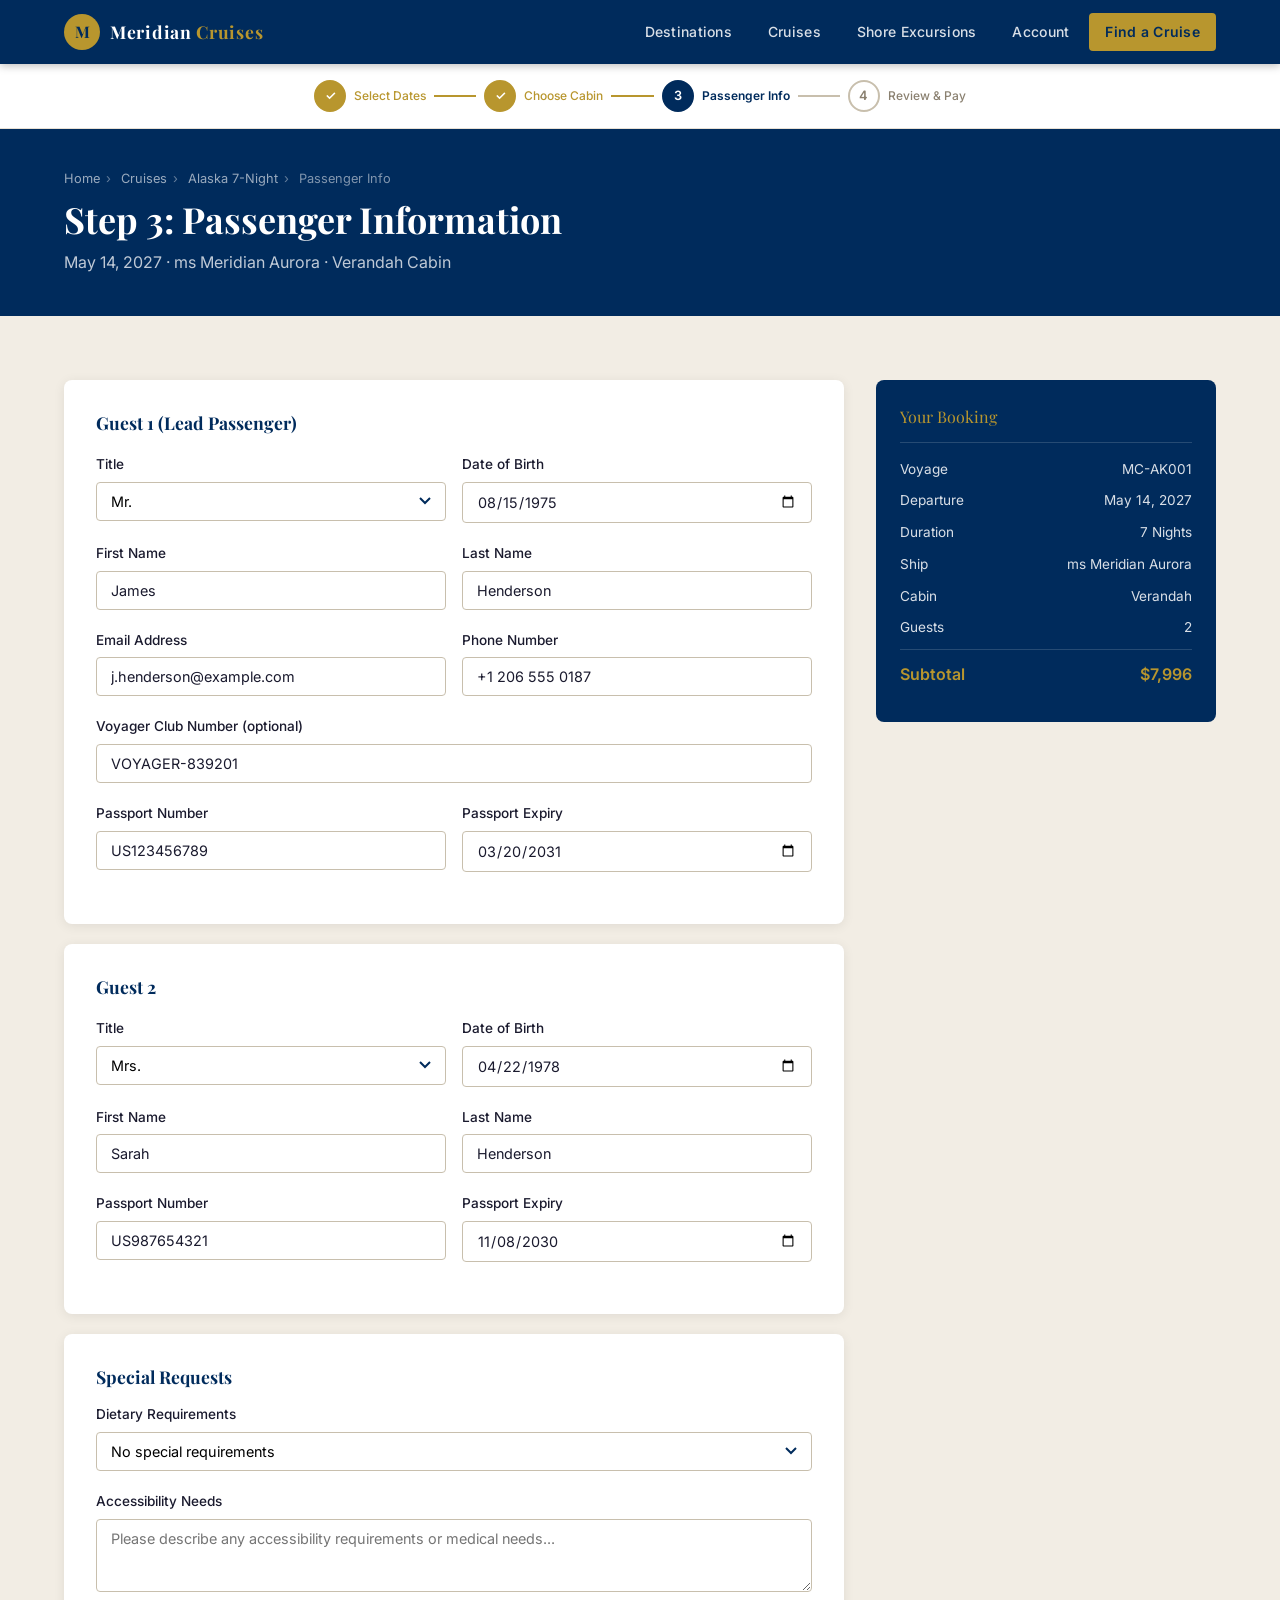
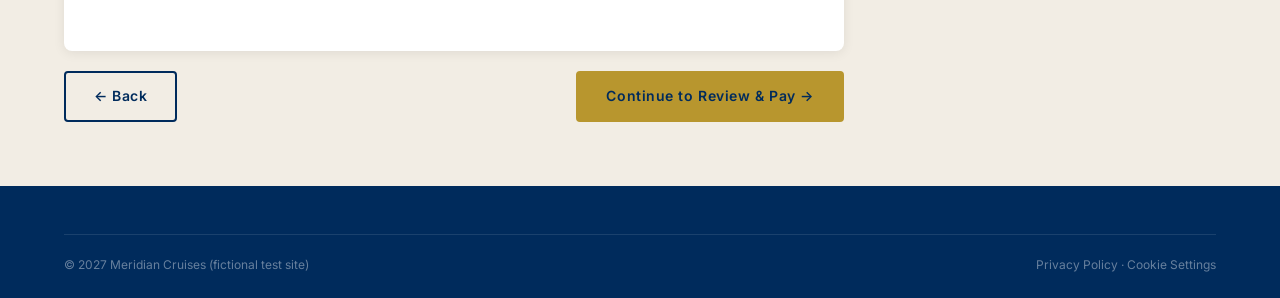
<file: book-step3.html>
<!DOCTYPE html>
<html lang="en">
<head>
  <meta charset="UTF-8">
  <meta name="viewport" content="width=device-width, initial-scale=1.0">
  <title>Passenger Info — Book Alaska Cruise | Meridian Cruises Fictional Test Site</title>
  <link rel="stylesheet" href="_shared/styles.css">
  <!-- Adobe Launch — _satellite not present in test env -->
  <script src="_shared/launch-stub.js"></script>
  <script src="_shared/am-config.js"></script>
</head>
<body>

  <!-- Navigation -->
  <nav class="site-nav">
    <div class="nav-inner">
      <a href="index.html" class="nav-logo">
        <div class="nav-logo-mark">M</div>
        <span class="nav-logo-text">Meridian <span>Cruises</span></span>
      </a>
      <ul class="nav-links">
        <li><a href="destination.html">Destinations</a></li>
        <li><a href="cruises.html">Cruises</a></li>
        <li><a href="shore-excursions.html">Shore Excursions</a></li>
        <li><a href="account.html">Account</a></li>
        <li><a href="cruises.html" class="nav-cta">Find a Cruise</a></li>
      </ul>
    </div>
  </nav>

  <!-- Funnel Step Indicator -->
  <div class="funnel-steps">
    <div class="funnel-steps-inner">
      <div class="funnel-step done">
        <div class="funnel-step-bubble">✓</div>
        <span class="funnel-step-label">Select Dates</span>
      </div>
      <div class="funnel-connector done"></div>
      <div class="funnel-step done">
        <div class="funnel-step-bubble">✓</div>
        <span class="funnel-step-label">Choose Cabin</span>
      </div>
      <div class="funnel-connector done"></div>
      <div class="funnel-step active">
        <div class="funnel-step-bubble">3</div>
        <span class="funnel-step-label">Passenger Info</span>
      </div>
      <div class="funnel-connector"></div>
      <div class="funnel-step">
        <div class="funnel-step-bubble">4</div>
        <span class="funnel-step-label">Review &amp; Pay</span>
      </div>
    </div>
  </div>

  <!-- Page Header -->
  <div class="page-header">
    <div class="container">
      <div class="breadcrumb">
        <a href="index.html">Home</a><span>›</span>
        <a href="cruises.html">Cruises</a><span>›</span>
        <a href="cruise-detail.html">Alaska 7-Night</a><span>›</span>
        Passenger Info
      </div>
      <h1>Step 3: Passenger Information</h1>
      <p>May 14, 2027 · ms Meridian Aurora · Verandah Cabin</p>
    </div>
  </div>

  <main>
    <section class="section section-sand">
      <div class="container">
        <div class="booking-layout">

          <!-- Passenger Form -->
          <div>
            <!-- Guest 1 -->
            <div class="booking-form-card" style="margin-bottom:20px;">
              <h3 style="font-family:'Playfair Display',serif;font-size:1.1rem;color:#002B5C;margin-bottom:20px;">Guest 1 (Lead Passenger)</h3>

              <div class="form-row">
                <div class="form-group">
                  <label class="form-label">Title</label>
                  <select class="form-select" id="guest1-title">
                    <option>Mr.</option>
                    <option>Mrs.</option>
                    <option>Ms.</option>
                    <option>Dr.</option>
                  </select>
                </div>
                <div class="form-group">
                  <label class="form-label">Date of Birth</label>
                  <input type="date" class="form-control" id="guest1-dob" value="1975-08-15">
                </div>
              </div>

              <div class="form-row">
                <div class="form-group">
                  <label class="form-label">First Name</label>
                  <input type="text" class="form-control" id="guest1-first" value="James" placeholder="First name as on passport">
                </div>
                <div class="form-group">
                  <label class="form-label">Last Name</label>
                  <input type="text" class="form-control" id="guest1-last" value="Henderson" placeholder="Last name as on passport">
                </div>
              </div>

              <div class="form-row">
                <div class="form-group">
                  <label class="form-label">Email Address</label>
                  <input type="email" class="form-control" id="guest1-email" value="j.henderson@example.com" placeholder="we'll send booking confirmation here">
                </div>
                <div class="form-group">
                  <label class="form-label">Phone Number</label>
                  <input type="tel" class="form-control" id="guest1-phone" value="+1 206 555 0187" placeholder="+1 xxx xxx xxxx">
                </div>
              </div>

              <div class="form-group">
                <label class="form-label">Voyager Club Number (optional)</label>
                <input type="text" class="form-control" id="guest1-voyager" value="VOYAGER-839201" placeholder="Enter your Voyager Club number for benefits">
              </div>

              <div class="form-row">
                <div class="form-group">
                  <label class="form-label">Passport Number</label>
                  <input type="text" class="form-control" id="guest1-passport" value="US123456789" placeholder="Passport number">
                </div>
                <div class="form-group">
                  <label class="form-label">Passport Expiry</label>
                  <input type="date" class="form-control" id="guest1-passport-exp" value="2031-03-20">
                </div>
              </div>
            </div>

            <!-- Guest 2 -->
            <div class="booking-form-card" style="margin-bottom:20px;">
              <h3 style="font-family:'Playfair Display',serif;font-size:1.1rem;color:#002B5C;margin-bottom:20px;">Guest 2</h3>

              <div class="form-row">
                <div class="form-group">
                  <label class="form-label">Title</label>
                  <select class="form-select">
                    <option>Mr.</option>
                    <option selected>Mrs.</option>
                    <option>Ms.</option>
                    <option>Dr.</option>
                  </select>
                </div>
                <div class="form-group">
                  <label class="form-label">Date of Birth</label>
                  <input type="date" class="form-control" value="1978-04-22">
                </div>
              </div>

              <div class="form-row">
                <div class="form-group">
                  <label class="form-label">First Name</label>
                  <input type="text" class="form-control" value="Sarah" placeholder="First name as on passport">
                </div>
                <div class="form-group">
                  <label class="form-label">Last Name</label>
                  <input type="text" class="form-control" value="Henderson" placeholder="Last name as on passport">
                </div>
              </div>

              <div class="form-row">
                <div class="form-group">
                  <label class="form-label">Passport Number</label>
                  <input type="text" class="form-control" value="US987654321">
                </div>
                <div class="form-group">
                  <label class="form-label">Passport Expiry</label>
                  <input type="date" class="form-control" value="2030-11-08">
                </div>
              </div>
            </div>

            <!-- Special Requests -->
            <div class="booking-form-card" style="margin-bottom:20px;">
              <h3 style="font-family:'Playfair Display',serif;font-size:1.1rem;color:#002B5C;margin-bottom:16px;">Special Requests</h3>
              <div class="form-group">
                <label class="form-label">Dietary Requirements</label>
                <select class="form-select">
                  <option>No special requirements</option>
                  <option>Vegetarian</option>
                  <option>Vegan</option>
                  <option>Gluten-free</option>
                  <option>Halal</option>
                  <option>Kosher</option>
                </select>
              </div>
              <div class="form-group">
                <label class="form-label">Accessibility Needs</label>
                <textarea class="form-control" rows="3" placeholder="Please describe any accessibility requirements or medical needs..."></textarea>
              </div>
            </div>

            <div style="display:flex;justify-content:space-between;align-items:center;">
              <a href="book-step2.html" class="btn btn-outline">← Back</a>
              <a href="book-step4.html" class="btn btn-primary" id="continue-btn">Continue to Review &amp; Pay →</a>
            </div>
          </div>

          <!-- Summary Sidebar -->
          <div>
            <div class="booking-summary-card">
              <p class="booking-summary-title">Your Booking</p>
              <div class="booking-summary-row"><span>Voyage</span><span>MC-AK001</span></div>
              <div class="booking-summary-row"><span>Departure</span><span>May 14, 2027</span></div>
              <div class="booking-summary-row"><span>Duration</span><span>7 Nights</span></div>
              <div class="booking-summary-row"><span>Ship</span><span>ms Meridian Aurora</span></div>
              <div class="booking-summary-row"><span>Cabin</span><span>Verandah</span></div>
              <div class="booking-summary-row"><span>Guests</span><span>2</span></div>
              <div class="booking-summary-row total">
                <span>Subtotal</span>
                <span>$7,996</span>
              </div>
            </div>
          </div>

        </div>
      </div>
    </section>
  </main>

  <!-- Footer -->
  <footer class="site-footer">
    <div class="container">
      <div class="footer-bottom">
        <span>© 2027 Meridian Cruises (fictional test site)</span>
        <span>Privacy Policy · Cookie Settings</span>
      </div>
    </div>
  </footer>

  <script>
    document.addEventListener('DOMContentLoaded', function() {
      // intentional: trackBookingStep fires for step 3 — eVar22 = "3"
      if (typeof trackBookingStep === 'function') {
        trackBookingStep(3, 'Passenger Info');
      }
    });
  </script>

</body>
</html>
</file>
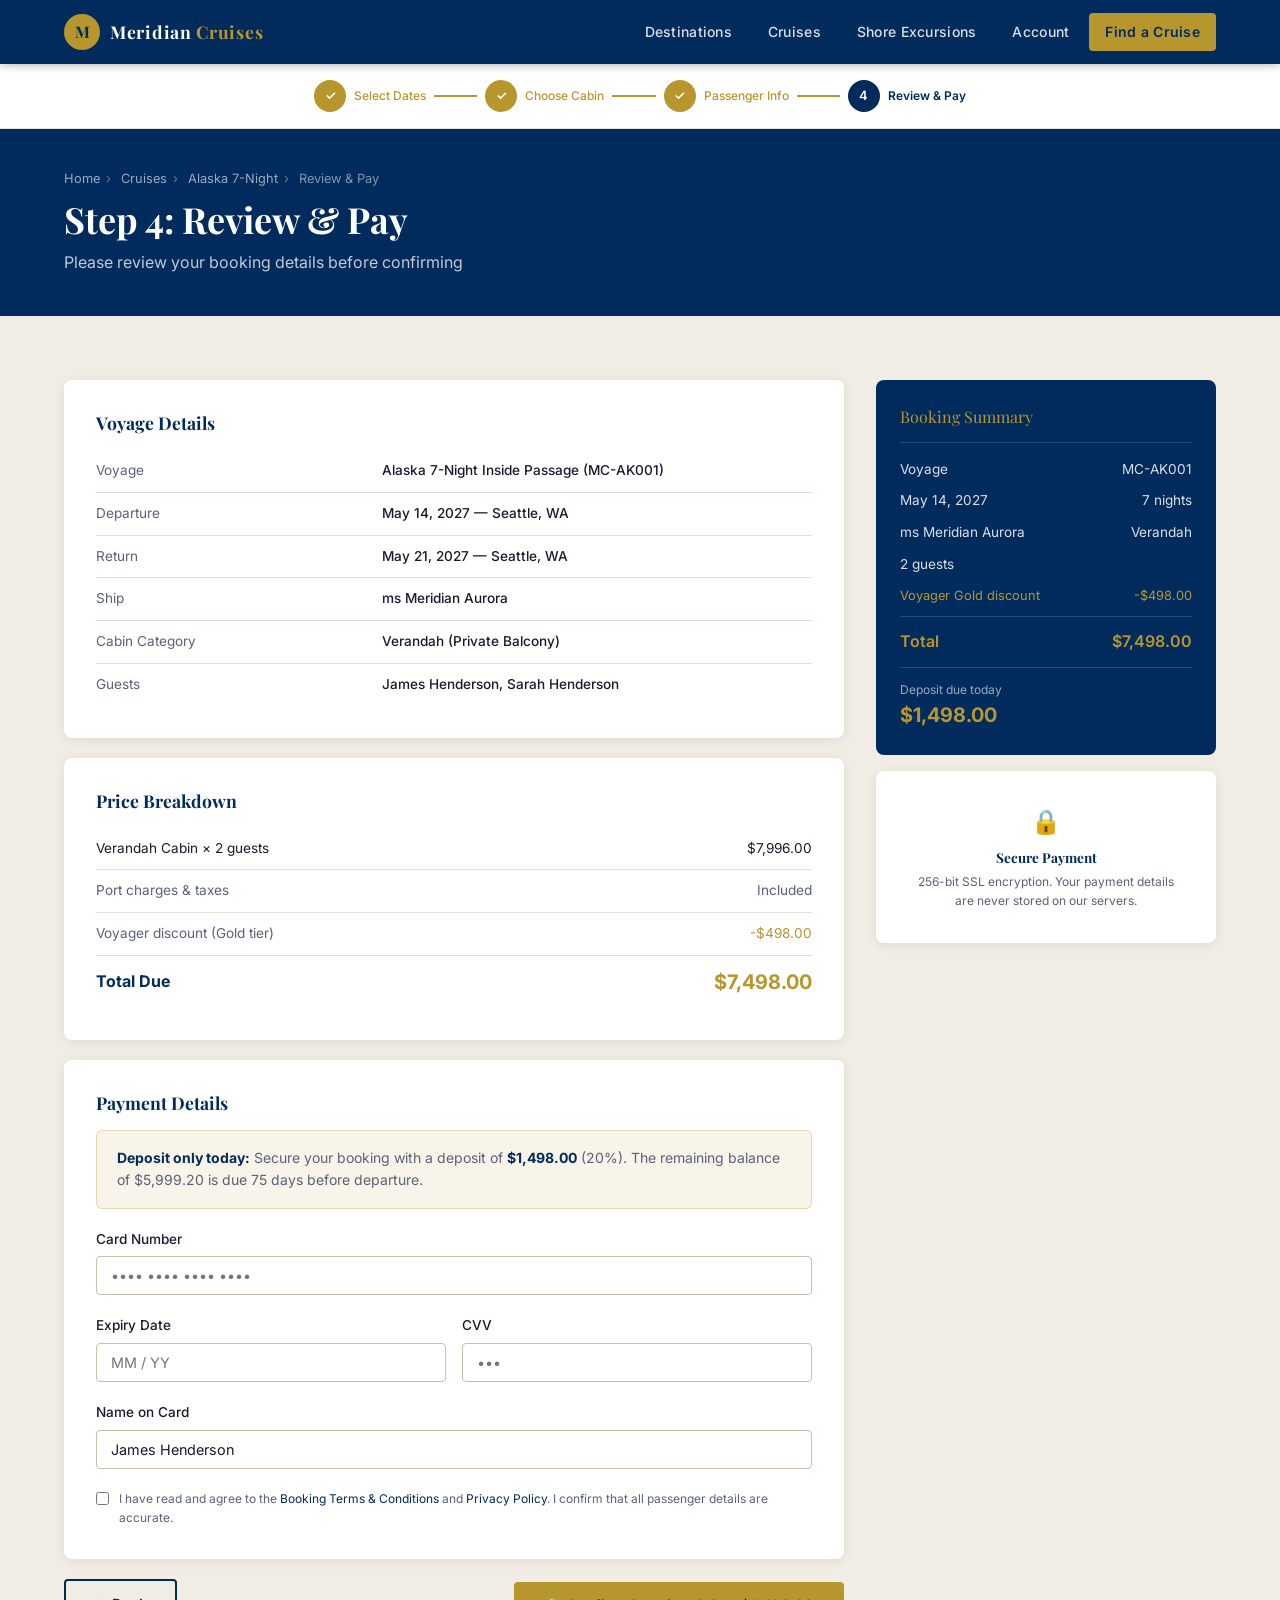
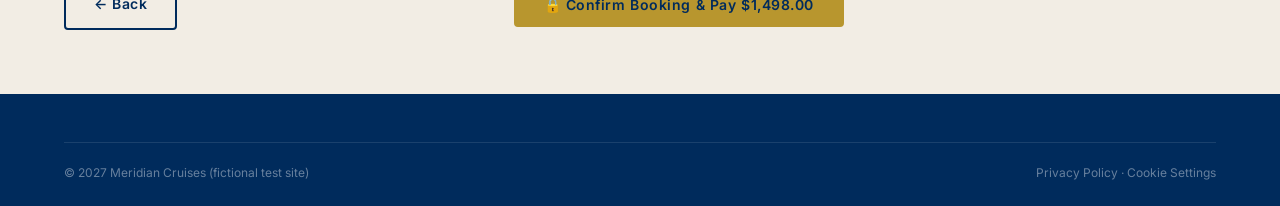
<file: book-step4.html>
<!DOCTYPE html>
<html lang="en">
<head>
  <meta charset="UTF-8">
  <meta name="viewport" content="width=device-width, initial-scale=1.0">
  <title>Review &amp; Pay — Book Alaska Cruise | Meridian Cruises Fictional Test Site</title>
  <link rel="stylesheet" href="_shared/styles.css">
  <!-- Adobe Launch — _satellite not present in test env -->
  <script src="_shared/launch-stub.js"></script>
  <script src="_shared/am-config.js"></script>
  <!-- MODULE 5: A4T — at.js stub script tag (scanner detects by src attribute) -->
  <script src="at.js" data-at-js-stub="true"></script>
</head>
<body>

  <!-- Navigation -->
  <nav class="site-nav">
    <div class="nav-inner">
      <a href="index.html" class="nav-logo">
        <div class="nav-logo-mark">M</div>
        <span class="nav-logo-text">Meridian <span>Cruises</span></span>
      </a>
      <ul class="nav-links">
        <li><a href="destination.html">Destinations</a></li>
        <li><a href="cruises.html">Cruises</a></li>
        <li><a href="shore-excursions.html">Shore Excursions</a></li>
        <li><a href="account.html">Account</a></li>
        <li><a href="cruises.html" class="nav-cta">Find a Cruise</a></li>
      </ul>
    </div>
  </nav>

  <!-- Funnel Step Indicator -->
  <div class="funnel-steps">
    <div class="funnel-steps-inner">
      <div class="funnel-step done">
        <div class="funnel-step-bubble">✓</div>
        <span class="funnel-step-label">Select Dates</span>
      </div>
      <div class="funnel-connector done"></div>
      <div class="funnel-step done">
        <div class="funnel-step-bubble">✓</div>
        <span class="funnel-step-label">Choose Cabin</span>
      </div>
      <div class="funnel-connector done"></div>
      <div class="funnel-step done">
        <div class="funnel-step-bubble">✓</div>
        <span class="funnel-step-label">Passenger Info</span>
      </div>
      <div class="funnel-connector done"></div>
      <div class="funnel-step active">
        <div class="funnel-step-bubble">4</div>
        <span class="funnel-step-label">Review &amp; Pay</span>
      </div>
    </div>
  </div>

  <!-- Page Header -->
  <div class="page-header">
    <div class="container">
      <div class="breadcrumb">
        <a href="index.html">Home</a><span>›</span>
        <a href="cruises.html">Cruises</a><span>›</span>
        <a href="cruise-detail.html">Alaska 7-Night</a><span>›</span>
        Review &amp; Pay
      </div>
      <h1>Step 4: Review &amp; Pay</h1>
      <p>Please review your booking details before confirming</p>
    </div>
  </div>

  <main>
    <section class="section section-sand">
      <div class="container">
        <div class="booking-layout">

          <!-- Review Details -->
          <div>
            <!-- Voyage Summary -->
            <div class="booking-form-card" style="margin-bottom:20px;">
              <h3 style="font-family:'Playfair Display',serif;font-size:1.1rem;color:#002B5C;margin-bottom:16px;">Voyage Details</h3>
              <table style="width:100%;border-collapse:collapse;">
                <tr style="border-bottom:1px solid #e8e0d4;">
                  <td style="padding:10px 0;color:#5a6278;font-size:0.85rem;width:40%;">Voyage</td>
                  <td style="padding:10px 0;font-size:0.85rem;font-weight:500;">Alaska 7-Night Inside Passage (MC-AK001)</td>
                </tr>
                <tr style="border-bottom:1px solid #e8e0d4;">
                  <td style="padding:10px 0;color:#5a6278;font-size:0.85rem;">Departure</td>
                  <td style="padding:10px 0;font-size:0.85rem;font-weight:500;">May 14, 2027 — Seattle, WA</td>
                </tr>
                <tr style="border-bottom:1px solid #e8e0d4;">
                  <td style="padding:10px 0;color:#5a6278;font-size:0.85rem;">Return</td>
                  <td style="padding:10px 0;font-size:0.85rem;font-weight:500;">May 21, 2027 — Seattle, WA</td>
                </tr>
                <tr style="border-bottom:1px solid #e8e0d4;">
                  <td style="padding:10px 0;color:#5a6278;font-size:0.85rem;">Ship</td>
                  <td style="padding:10px 0;font-size:0.85rem;font-weight:500;">ms Meridian Aurora</td>
                </tr>
                <tr style="border-bottom:1px solid #e8e0d4;">
                  <td style="padding:10px 0;color:#5a6278;font-size:0.85rem;">Cabin Category</td>
                  <td style="padding:10px 0;font-size:0.85rem;font-weight:500;">Verandah (Private Balcony)</td>
                </tr>
                <tr>
                  <td style="padding:10px 0;color:#5a6278;font-size:0.85rem;">Guests</td>
                  <td style="padding:10px 0;font-size:0.85rem;font-weight:500;">James Henderson, Sarah Henderson</td>
                </tr>
              </table>
            </div>

            <!-- Price Breakdown -->
            <div class="booking-form-card" style="margin-bottom:20px;">
              <h3 style="font-family:'Playfair Display',serif;font-size:1.1rem;color:#002B5C;margin-bottom:16px;">Price Breakdown</h3>
              <table style="width:100%;border-collapse:collapse;">
                <tr style="border-bottom:1px solid #e8e0d4;">
                  <td style="padding:10px 0;font-size:0.85rem;">Verandah Cabin × 2 guests</td>
                  <td style="padding:10px 0;font-size:0.85rem;text-align:right;">$7,996.00</td>
                </tr>
                <tr style="border-bottom:1px solid #e8e0d4;">
                  <td style="padding:10px 0;font-size:0.85rem;color:#5a6278;">Port charges &amp; taxes</td>
                  <td style="padding:10px 0;font-size:0.85rem;text-align:right;color:#5a6278;">Included</td>
                </tr>
                <tr style="border-bottom:1px solid #e8e0d4;">
                  <td style="padding:10px 0;font-size:0.85rem;color:#5a6278;">Voyager discount (Gold tier)</td>
                  <td style="padding:10px 0;font-size:0.85rem;text-align:right;color:#B8962E;">-$498.00</td>
                </tr>
                <tr>
                  <td style="padding:10px 0;font-size:1rem;font-weight:700;color:#002B5C;">Total Due</td>
                  <td style="padding:10px 0;font-size:1.25rem;font-weight:700;text-align:right;color:#B8962E;">$7,498.00</td>
                </tr>
              </table>
            </div>

            <!-- Payment -->
            <div class="booking-form-card" style="margin-bottom:20px;">
              <h3 style="font-family:'Playfair Display',serif;font-size:1.1rem;color:#002B5C;margin-bottom:16px;">Payment Details</h3>

              <div class="highlight-box">
                <p><strong>Deposit only today:</strong> Secure your booking with a deposit of <strong>$1,498.00</strong> (20%). The remaining balance of $5,999.20 is due 75 days before departure.</p>
              </div>

              <div class="form-group">
                <label class="form-label">Card Number</label>
                <input type="text" class="form-control" id="card-number" placeholder="•••• •••• •••• ••••" maxlength="19">
              </div>
              <div class="form-row">
                <div class="form-group">
                  <label class="form-label">Expiry Date</label>
                  <input type="text" class="form-control" id="card-expiry" placeholder="MM / YY" maxlength="7">
                </div>
                <div class="form-group">
                  <label class="form-label">CVV</label>
                  <input type="text" class="form-control" id="card-cvv" placeholder="•••" maxlength="4">
                </div>
              </div>
              <div class="form-group">
                <label class="form-label">Name on Card</label>
                <input type="text" class="form-control" id="card-name" value="James Henderson">
              </div>

              <div style="margin-top:8px;">
                <label style="display:flex;align-items:start;gap:10px;cursor:pointer;">
                  <input type="checkbox" id="terms-check" style="margin-top:3px;accent-color:#002B5C;">
                  <span class="text-xs text-muted">I have read and agree to the <a href="#">Booking Terms &amp; Conditions</a> and <a href="#">Privacy Policy</a>. I confirm that all passenger details are accurate.</span>
                </label>
              </div>
            </div>

            <div style="display:flex;justify-content:space-between;align-items:center;">
              <a href="book-step3.html" class="btn btn-outline">← Back</a>
              <button class="btn btn-primary" id="confirm-btn" onclick="submitBooking()">
                🔒 Confirm Booking &amp; Pay $1,498.00
              </button>
            </div>
          </div>

          <!-- Summary Sidebar -->
          <div>
            <div class="booking-summary-card">
              <p class="booking-summary-title">Booking Summary</p>
              <div class="booking-summary-row"><span>Voyage</span><span>MC-AK001</span></div>
              <div class="booking-summary-row"><span>May 14, 2027</span><span>7 nights</span></div>
              <div class="booking-summary-row"><span>ms Meridian Aurora</span><span>Verandah</span></div>
              <div class="booking-summary-row"><span>2 guests</span><span>&nbsp;</span></div>
              <div class="booking-summary-row" style="color:#B8962E;font-size:0.8rem;"><span>Voyager Gold discount</span><span>-$498.00</span></div>
              <div class="booking-summary-row total">
                <span>Total</span>
                <span>$7,498.00</span>
              </div>
              <div style="margin-top:12px;padding-top:12px;border-top:1px solid rgba(255,255,255,0.15);">
                <p class="text-xs" style="color:rgba(255,255,255,0.6);">Deposit due today</p>
                <p style="font-size:1.25rem;font-weight:700;color:#B8962E;">$1,498.00</p>
              </div>
            </div>

            <div class="booking-form-card" style="margin-top:16px;text-align:center;">
              <p style="font-size:1.5rem;margin-bottom:8px;">🔒</p>
              <h4 style="font-size:0.85rem;color:#002B5C;margin-bottom:6px;">Secure Payment</h4>
              <p class="text-xs text-muted">256-bit SSL encryption. Your payment details are never stored on our servers.</p>
            </div>
          </div>

        </div>
      </div>
    </section>
  </main>

  <!-- Footer -->
  <footer class="site-footer">
    <div class="container">
      <div class="footer-bottom">
        <span>© 2027 Meridian Cruises (fictional test site)</span>
        <span>Privacy Policy · Cookie Settings</span>
      </div>
    </div>
  </footer>

  <script>
    function submitBooking() {
      // Simulate form validation and redirect to confirmation
      var termsChecked = document.getElementById('terms-check').checked;
      if (!termsChecked) {
        alert('Please agree to the Terms & Conditions to continue.');
        return;
      }
      window.location.href = 'booking-confirmation.html';
    }

    document.addEventListener('DOMContentLoaded', function() {
      // intentional: trackBookingStep fires for step 4 — eVar22 = "4"
      if (typeof trackBookingStep === 'function') {
        trackBookingStep(4, 'Review & Pay');
      }
    });
  </script>

</body>
</html>
</file>
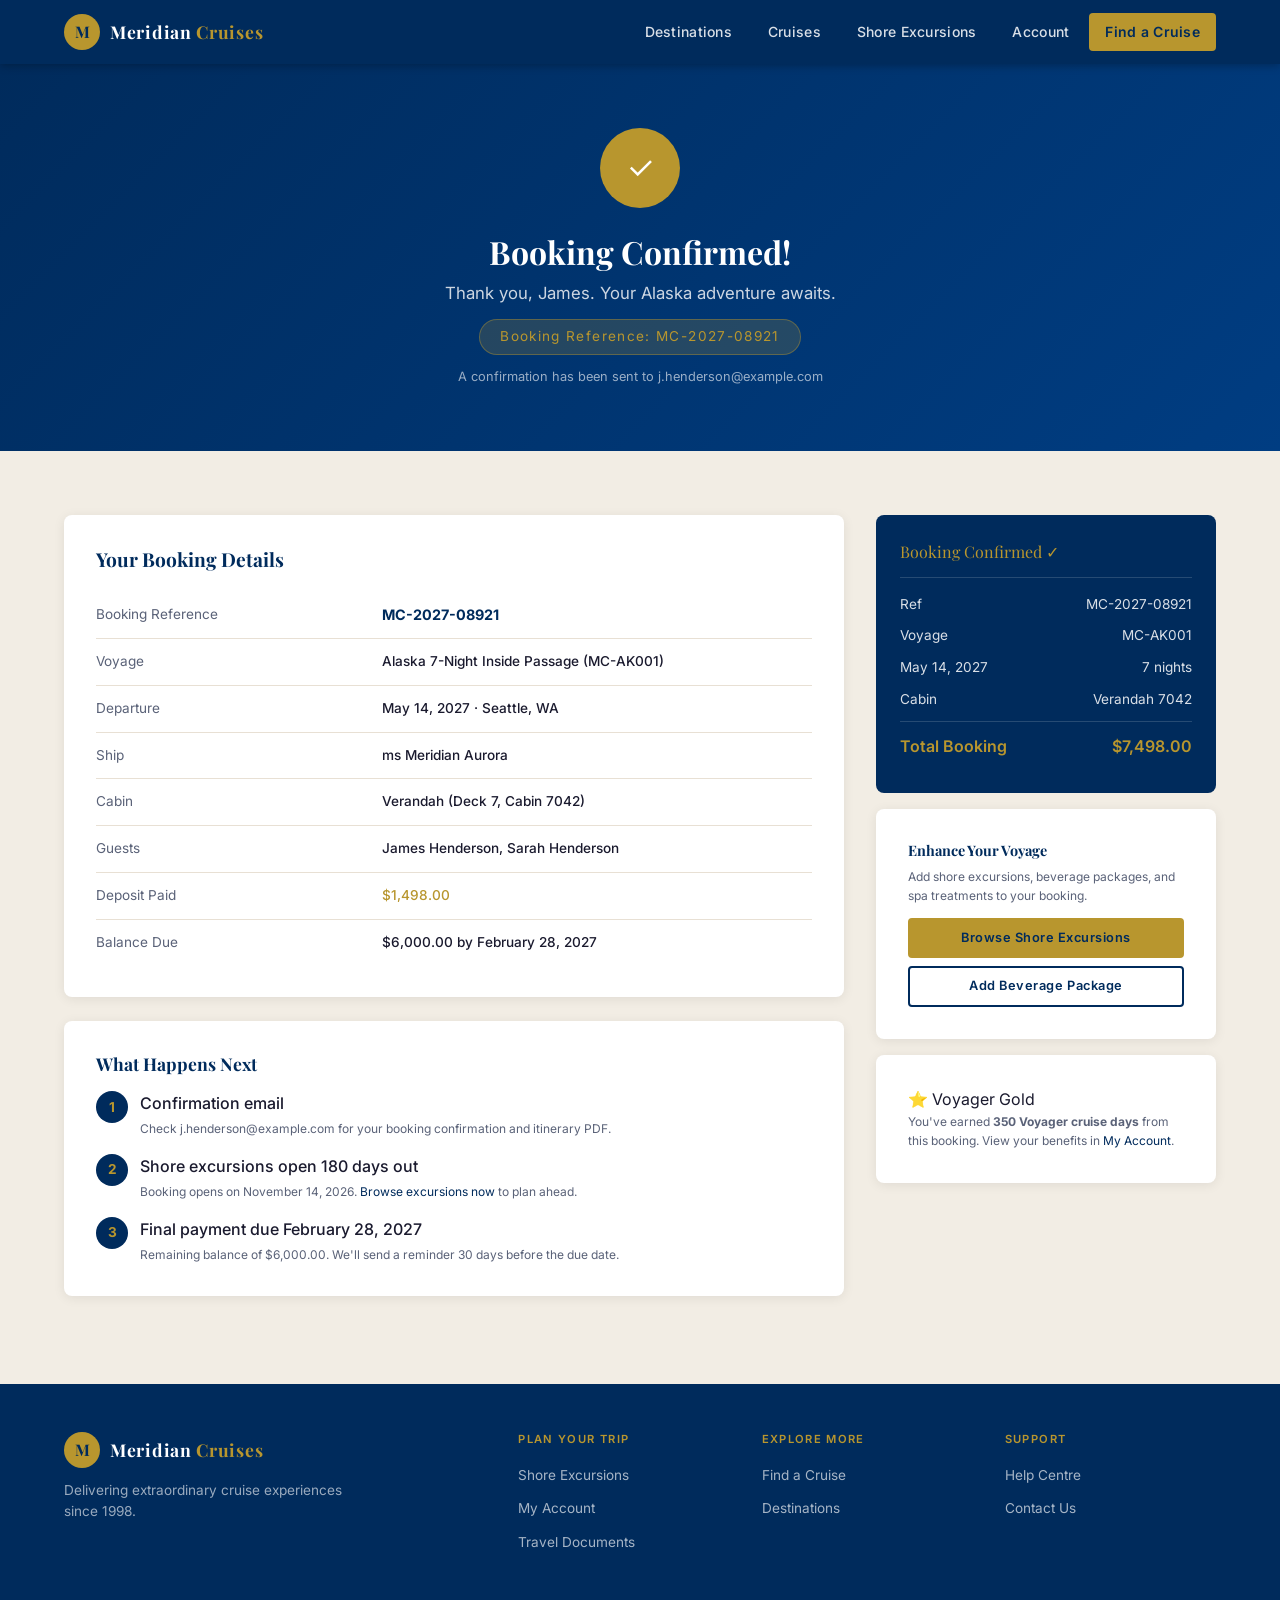
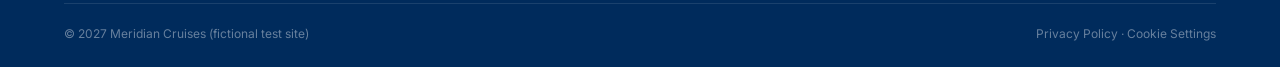
<file: booking-confirmation.html>
<!DOCTYPE html>
<html lang="en">
<head>
  <meta charset="UTF-8">
  <meta name="viewport" content="width=device-width, initial-scale=1.0">
  <title>Booking Confirmed — Meridian Cruises | Fictional Test Site</title>
  <link rel="stylesheet" href="_shared/styles.css">
  <!-- Adobe Launch — _satellite not present in test env -->
  <script src="_shared/launch-stub.js"></script>
  <script src="_shared/am-config.js"></script>
</head>
<body>

  <!-- Navigation -->
  <nav class="site-nav">
    <div class="nav-inner">
      <a href="index.html" class="nav-logo">
        <div class="nav-logo-mark">M</div>
        <span class="nav-logo-text">Meridian <span>Cruises</span></span>
      </a>
      <ul class="nav-links">
        <li><a href="destination.html">Destinations</a></li>
        <li><a href="cruises.html">Cruises</a></li>
        <li><a href="shore-excursions.html">Shore Excursions</a></li>
        <li><a href="account.html">Account</a></li>
        <li><a href="cruises.html" class="nav-cta">Find a Cruise</a></li>
      </ul>
    </div>
  </nav>

  <main>
    <!-- Confirmation Hero -->
    <div class="confirm-hero">
      <div class="container">
        <div class="confirm-icon">✓</div>
        <h1 style="color:#FFFFFF;margin-bottom:8px;">Booking Confirmed!</h1>
        <p style="color:rgba(255,255,255,0.8);font-size:1.05rem;">Thank you, James. Your Alaska adventure awaits.</p>
        <div class="confirm-booking-id">Booking Reference: MC-2027-08921</div>
        <p style="color:rgba(255,255,255,0.6);font-size:0.8rem;margin-top:12px;">A confirmation has been sent to j.henderson@example.com</p>
      </div>
    </div>

    <!-- Booking Details -->
    <section class="section section-sand">
      <div class="container">
        <div class="booking-layout">

          <div>
            <!-- Confirmed Details -->
            <div class="booking-form-card" style="margin-bottom:24px;">
              <h3 style="font-family:'Playfair Display',serif;font-size:1.2rem;color:#002B5C;margin-bottom:20px;">Your Booking Details</h3>
              <table style="width:100%;border-collapse:collapse;">
                <tr style="border-bottom:1px solid #e8e0d4;">
                  <td style="padding:12px 0;color:#5a6278;font-size:0.85rem;width:40%;">Booking Reference</td>
                  <td style="padding:12px 0;font-size:0.9rem;font-weight:700;color:#002B5C;">MC-2027-08921</td>
                </tr>
                <tr style="border-bottom:1px solid #e8e0d4;">
                  <td style="padding:12px 0;color:#5a6278;font-size:0.85rem;">Voyage</td>
                  <td style="padding:12px 0;font-size:0.85rem;font-weight:500;">Alaska 7-Night Inside Passage (MC-AK001)</td>
                </tr>
                <tr style="border-bottom:1px solid #e8e0d4;">
                  <td style="padding:12px 0;color:#5a6278;font-size:0.85rem;">Departure</td>
                  <td style="padding:12px 0;font-size:0.85rem;font-weight:500;">May 14, 2027 · Seattle, WA</td>
                </tr>
                <tr style="border-bottom:1px solid #e8e0d4;">
                  <td style="padding:12px 0;color:#5a6278;font-size:0.85rem;">Ship</td>
                  <td style="padding:12px 0;font-size:0.85rem;font-weight:500;">ms Meridian Aurora</td>
                </tr>
                <tr style="border-bottom:1px solid #e8e0d4;">
                  <td style="padding:12px 0;color:#5a6278;font-size:0.85rem;">Cabin</td>
                  <td style="padding:12px 0;font-size:0.85rem;font-weight:500;">Verandah (Deck 7, Cabin 7042)</td>
                </tr>
                <tr style="border-bottom:1px solid #e8e0d4;">
                  <td style="padding:12px 0;color:#5a6278;font-size:0.85rem;">Guests</td>
                  <td style="padding:12px 0;font-size:0.85rem;font-weight:500;">James Henderson, Sarah Henderson</td>
                </tr>
                <tr style="border-bottom:1px solid #e8e0d4;">
                  <td style="padding:12px 0;color:#5a6278;font-size:0.85rem;">Deposit Paid</td>
                  <td style="padding:12px 0;font-size:0.85rem;font-weight:500;color:#B8962E;">$1,498.00</td>
                </tr>
                <tr>
                  <td style="padding:12px 0;color:#5a6278;font-size:0.85rem;">Balance Due</td>
                  <td style="padding:12px 0;font-size:0.85rem;font-weight:500;">$6,000.00 by February 28, 2027</td>
                </tr>
              </table>
            </div>

            <!-- Next Steps -->
            <div class="booking-form-card" style="margin-bottom:24px;">
              <h3 style="font-family:'Playfair Display',serif;font-size:1.1rem;color:#002B5C;margin-bottom:16px;">What Happens Next</h3>
              <div style="display:flex;flex-direction:column;gap:16px;">
                <div style="display:flex;gap:12px;">
                  <div style="width:32px;height:32px;background:#002B5C;border-radius:50%;display:flex;align-items:center;justify-content:center;color:#B8962E;font-weight:700;font-size:0.85rem;flex-shrink:0;">1</div>
                  <div>
                    <p style="font-weight:500;margin-bottom:2px;">Confirmation email</p>
                    <p class="text-xs text-muted">Check j.henderson@example.com for your booking confirmation and itinerary PDF.</p>
                  </div>
                </div>
                <div style="display:flex;gap:12px;">
                  <div style="width:32px;height:32px;background:#002B5C;border-radius:50%;display:flex;align-items:center;justify-content:center;color:#B8962E;font-weight:700;font-size:0.85rem;flex-shrink:0;">2</div>
                  <div>
                    <p style="font-weight:500;margin-bottom:2px;">Shore excursions open 180 days out</p>
                    <p class="text-xs text-muted">Booking opens on November 14, 2026. <a href="shore-excursions.html">Browse excursions now</a> to plan ahead.</p>
                  </div>
                </div>
                <div style="display:flex;gap:12px;">
                  <div style="width:32px;height:32px;background:#002B5C;border-radius:50%;display:flex;align-items:center;justify-content:center;color:#B8962E;font-weight:700;font-size:0.85rem;flex-shrink:0;">3</div>
                  <div>
                    <p style="font-weight:500;margin-bottom:2px;">Final payment due February 28, 2027</p>
                    <p class="text-xs text-muted">Remaining balance of $6,000.00. We'll send a reminder 30 days before the due date.</p>
                  </div>
                </div>
              </div>
            </div>
          </div>

          <!-- Upsell Sidebar -->
          <div>
            <div class="booking-summary-card">
              <p class="booking-summary-title">Booking Confirmed ✓</p>
              <div class="booking-summary-row"><span>Ref</span><span>MC-2027-08921</span></div>
              <div class="booking-summary-row"><span>Voyage</span><span>MC-AK001</span></div>
              <div class="booking-summary-row"><span>May 14, 2027</span><span>7 nights</span></div>
              <div class="booking-summary-row"><span>Cabin</span><span>Verandah 7042</span></div>
              <div class="booking-summary-row total">
                <span>Total Booking</span>
                <span>$7,498.00</span>
              </div>
            </div>

            <!-- Upsell: Shore Excursions -->
            <div class="booking-form-card" style="margin-top:16px;">
              <h4 style="font-size:0.9rem;color:#002B5C;margin-bottom:8px;">Enhance Your Voyage</h4>
              <p class="text-xs text-muted" style="margin-bottom:12px;">Add shore excursions, beverage packages, and spa treatments to your booking.</p>
              <a href="shore-excursions.html" class="btn btn-primary btn-sm btn-full" style="margin-bottom:8px;" onclick="window.trackCTA && trackCTA('Browse Shore Excursions — Post Booking', 'shore-excursions.html')">Browse Shore Excursions</a>
              <a href="#" class="btn btn-outline btn-sm btn-full">Add Beverage Package</a>
            </div>

            <!-- Voyager Points -->
            <div class="booking-form-card" style="margin-top:16px;">
              <div class="voyager-badge">⭐ Voyager Gold</div>
              <p class="text-xs text-muted">You've earned <strong>350 Voyager cruise days</strong> from this booking. View your benefits in <a href="account.html">My Account</a>.</p>
            </div>
          </div>

        </div>
      </div>
    </section>
  </main>

  <!-- Footer -->
  <footer class="site-footer">
    <div class="container">
      <div class="footer-grid">
        <div class="footer-brand">
          <div class="nav-logo">
            <div class="nav-logo-mark">M</div>
            <span class="nav-logo-text">Meridian <span>Cruises</span></span>
          </div>
          <p>Delivering extraordinary cruise experiences since 1998.</p>
        </div>
        <div class="footer-col">
          <h4>Plan Your Trip</h4>
          <ul>
            <li><a href="shore-excursions.html">Shore Excursions</a></li>
            <li><a href="account.html">My Account</a></li>
            <li><a href="#">Travel Documents</a></li>
          </ul>
        </div>
        <div class="footer-col">
          <h4>Explore More</h4>
          <ul>
            <li><a href="cruises.html">Find a Cruise</a></li>
            <li><a href="destination.html">Destinations</a></li>
          </ul>
        </div>
        <div class="footer-col">
          <h4>Support</h4>
          <ul>
            <li><a href="#">Help Centre</a></li>
            <li><a href="#">Contact Us</a></li>
          </ul>
        </div>
      </div>
      <div class="footer-bottom">
        <span>© 2027 Meridian Cruises (fictional test site)</span>
        <span>Privacy Policy · Cookie Settings</span>
      </div>
    </div>
  </footer>

  <script>
    document.addEventListener('DOMContentLoaded', function() {
      // intentional: trackBookingComplete fires on confirmation page
      // s.products is MISSING quantity segment — tests products_completeness detection
      // purchaseID = "MC-2027-08921" for dedup
      if (typeof trackBookingComplete === 'function') {
        trackBookingComplete('MC-2027-08921', 3498.00, 'Verandah', 'MC-AK001');
      }
    });
  </script>

</body>
</html>
</file>
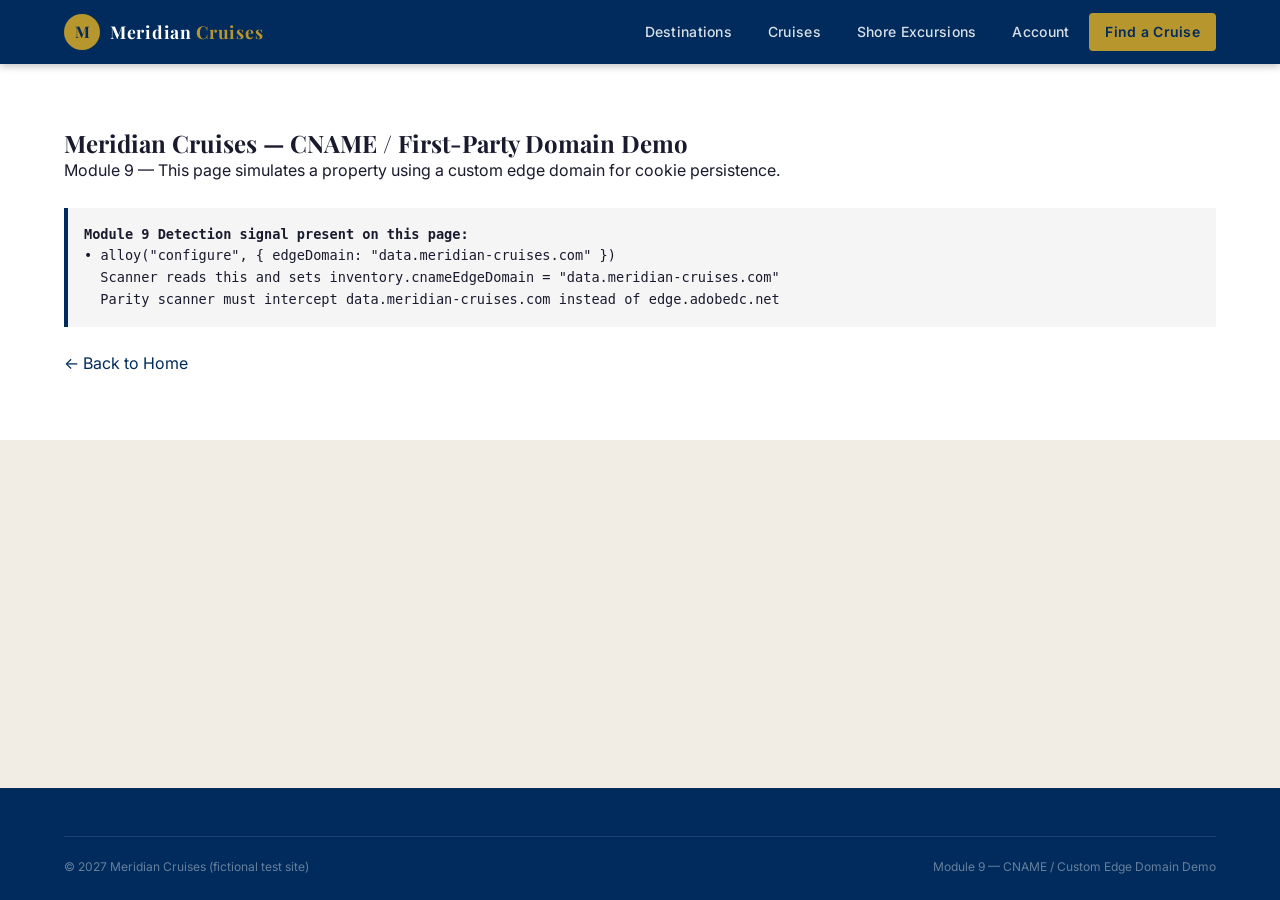
<file: cname-demo.html>
<!DOCTYPE html>
<html lang="en">
<head>
  <meta charset="UTF-8">
  <meta name="viewport" content="width=device-width, initial-scale=1.0">
  <title>Meridian CNAME Demo — Custom Edge Domain | Fictional Test Site</title>
  <link rel="stylesheet" href="_shared/styles.css">
</head>
<body>

  <!-- Navigation -->
  <nav class="site-nav">
    <div class="nav-inner">
      <a href="index.html" class="nav-logo">
        <div class="nav-logo-mark">M</div>
        <span class="nav-logo-text">Meridian <span>Cruises</span></span>
      </a>
      <ul class="nav-links">
        <li><a href="destination.html">Destinations</a></li>
        <li><a href="cruises.html">Cruises</a></li>
        <li><a href="shore-excursions.html">Shore Excursions</a></li>
        <li><a href="account.html">Account</a></li>
        <li><a href="cruises.html" class="nav-cta">Find a Cruise</a></li>
      </ul>
    </div>
  </nav>

  <main>
    <section class="section section-light">
      <div class="container">
        <h1>Meridian Cruises — CNAME / First-Party Domain Demo</h1>
        <p>Module 9 — This page simulates a property using a custom edge domain for cookie persistence.</p>

        <div style="padding:16px;background:#f5f5f5;border-left:4px solid #002B5C;font-size:0.85em;font-family:monospace;margin:24px 0;">
          <strong>Module 9 Detection signal present on this page:</strong><br>
          • <code>alloy("configure", { edgeDomain: "data.meridian-cruises.com" })</code><br>
          &nbsp;&nbsp;Scanner reads this and sets <code>inventory.cnameEdgeDomain = "data.meridian-cruises.com"</code><br>
          &nbsp;&nbsp;Parity scanner must intercept <code>data.meridian-cruises.com</code> instead of <code>edge.adobedc.net</code>
        </div>

        <p style="margin-top:24px;"><a href="index.html">&larr; Back to Home</a></p>
      </div>
    </section>
  </main>

  <!-- Footer -->
  <footer class="site-footer">
    <div class="container">
      <div class="footer-bottom">
        <span>© 2027 Meridian Cruises (fictional test site)</span>
        <span>Module 9 — CNAME / Custom Edge Domain Demo</span>
      </div>
    </div>
  </footer>

  <script>
    // MODULE 9: CNAME detection — alloy configure with custom edgeDomain
    // Scanner reads this and sets inventory.cnameEdgeDomain = "data.meridian-cruises.com"
    // Parity scanner must intercept data.meridian-cruises.com instead of edge.adobedc.net
    var alloy = alloy || function() { return Promise.resolve({}); };
    alloy("configure", {
      datastreamId: "meridian-dev-datastream-id",
      orgId: "MERIDIAN_ORG_ID@AdobeOrg",
      edgeDomain: "data.meridian-cruises.com",   // ← CNAME — THIS IS WHAT SCANNER DETECTS
      edgeBasePath: "ee",
    });
  </script>

  <script src="_shared/am-config.js"></script>

</body>
</html>
</file>
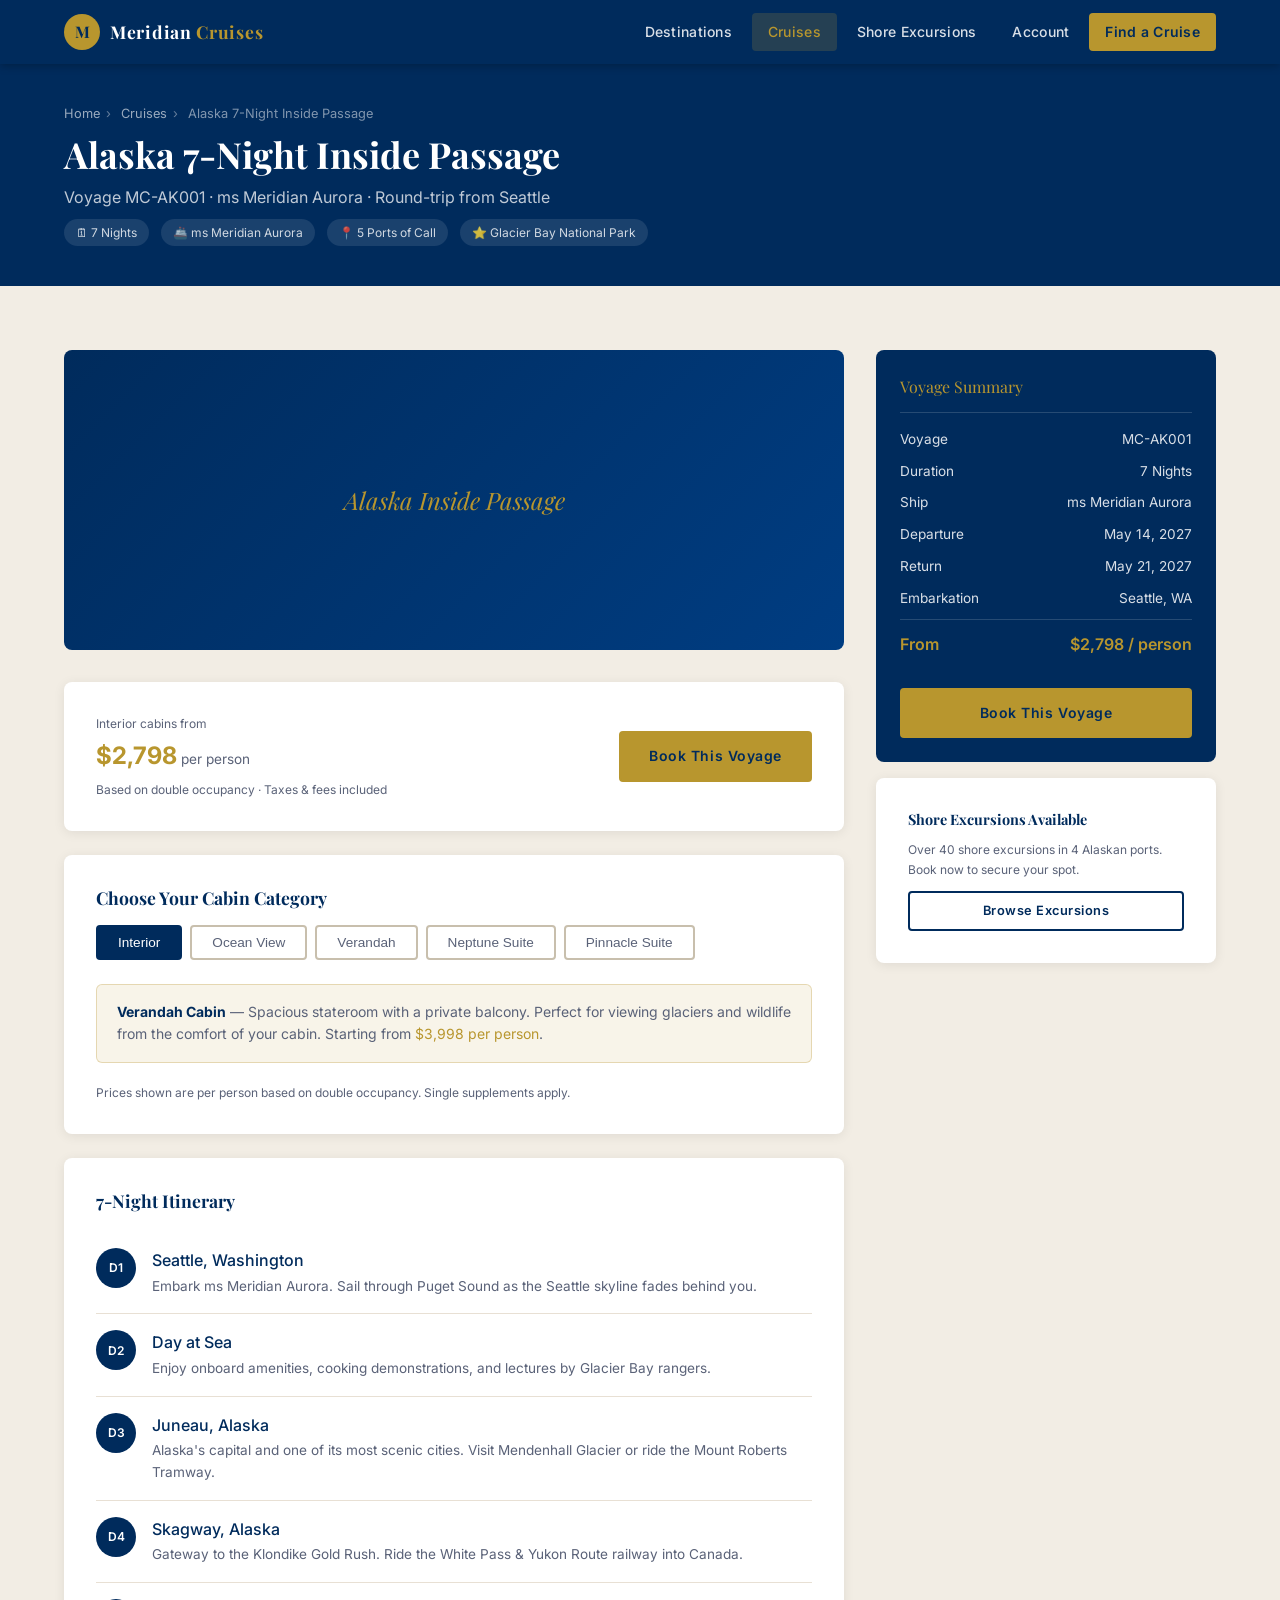
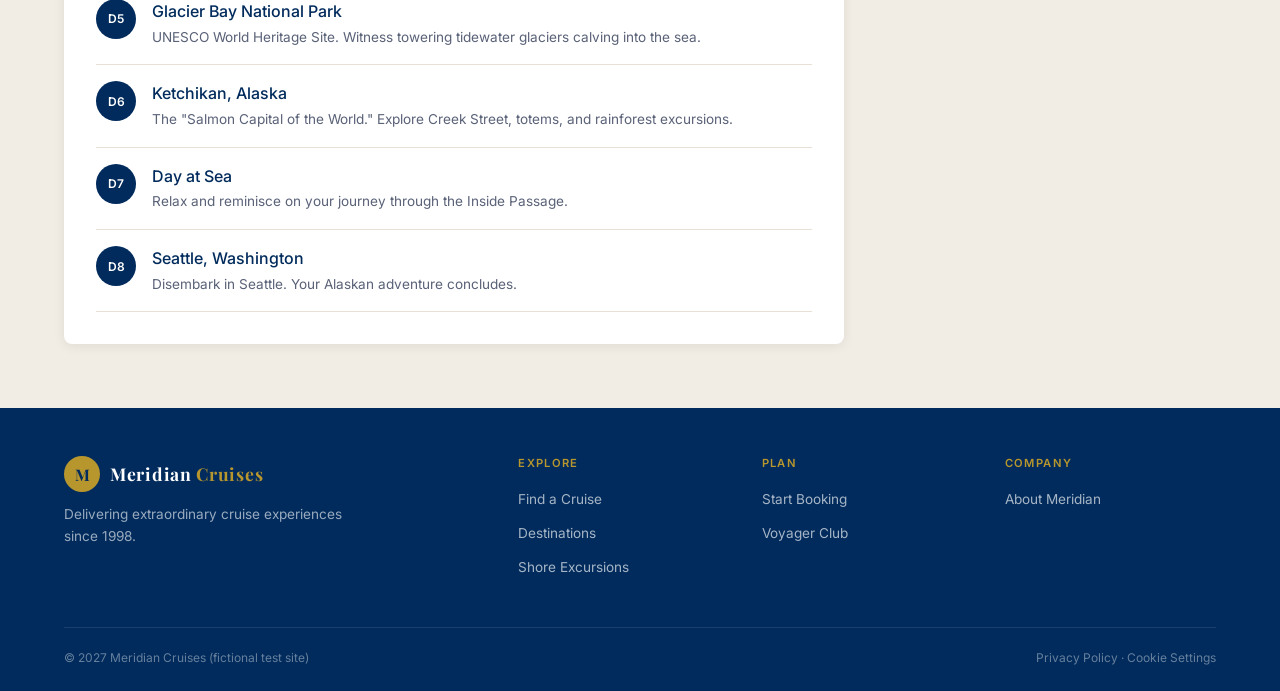
<file: cruise-detail.html>
<!DOCTYPE html>
<html lang="en">
<head>
  <meta charset="UTF-8">
  <meta name="viewport" content="width=device-width, initial-scale=1.0">
  <title>Alaska 7-Night Inside Passage — Meridian Cruises | Fictional Test Site</title>
  <link rel="stylesheet" href="_shared/styles.css">
  <!-- Adobe Launch — _satellite not present in test env -->
  <script src="_shared/launch-stub.js"></script>
  <script src="_shared/am-config.js"></script>
</head>
<body>

  <!-- Navigation -->
  <nav class="site-nav">
    <div class="nav-inner">
      <a href="index.html" class="nav-logo">
        <div class="nav-logo-mark">M</div>
        <span class="nav-logo-text">Meridian <span>Cruises</span></span>
      </a>
      <ul class="nav-links">
        <li><a href="destination.html">Destinations</a></li>
        <li><a href="cruises.html" class="active">Cruises</a></li>
        <li><a href="shore-excursions.html">Shore Excursions</a></li>
        <li><a href="account.html">Account</a></li>
        <li><a href="cruises.html" class="nav-cta">Find a Cruise</a></li>
      </ul>
    </div>
  </nav>

  <!-- Page Header -->
  <div class="page-header">
    <div class="container">
      <div class="breadcrumb">
        <a href="index.html">Home</a><span>›</span>
        <a href="cruises.html">Cruises</a><span>›</span>
        Alaska 7-Night Inside Passage
      </div>
      <h1>Alaska 7-Night Inside Passage</h1>
      <p>Voyage MC-AK001 · ms Meridian Aurora · Round-trip from Seattle</p>
      <div>
        <span class="info-badge">🗓 7 Nights</span>
        <span class="info-badge">🚢 ms Meridian Aurora</span>
        <span class="info-badge">📍 5 Ports of Call</span>
        <span class="info-badge">⭐ Glacier Bay National Park</span>
      </div>
    </div>
  </div>

  <main>
    <section class="section section-sand">
      <div class="container">
        <div class="booking-layout">

          <!-- Voyage Details -->
          <div>
            <!-- Hero Image Placeholder -->
            <div style="width:100%;height:300px;background:linear-gradient(135deg,#002B5C 0%,#003d82 100%);border-radius:8px;display:flex;align-items:center;justify-content:center;margin-bottom:32px;color:#B8962E;font-family:'Playfair Display',serif;font-size:1.5rem;font-style:italic;">
              Alaska Inside Passage
            </div>

            <!-- Price + Book CTA -->
            <div class="booking-form-card" style="margin-bottom:24px;">
              <div class="flex-between" style="flex-wrap:wrap;gap:16px;">
                <div>
                  <p class="text-xs text-muted" style="margin-bottom:4px;">Interior cabins from</p>
                  <!-- intentional: .cabin-price class on this element — triggers DOM scraping detection in scanner -->
                  <span class="cabin-price" id="voyage-price">$2,798</span>
                  <span class="text-sm text-muted"> per person</span>
                  <p class="text-xs text-muted" style="margin-top:4px;">Based on double occupancy · Taxes &amp; fees included</p>
                </div>
                <a href="book-step1.html" class="btn btn-primary" onclick="window.trackCTA && trackCTA('Book Now — Alaska Inside Passage', 'book-step1.html')">Book This Voyage</a>
              </div>
            </div>

            <!-- Cabin Tabs -->
            <div class="booking-form-card" style="margin-bottom:24px;">
              <h3 style="font-size:1.1rem;color:#002B5C;margin-bottom:16px;">Choose Your Cabin Category</h3>
              <div class="cabin-tabs">
                <button class="cabin-tab active" onclick="selectCabin(this,'Interior','2798')">Interior</button>
                <button class="cabin-tab" onclick="selectCabin(this,'Ocean View','3299')">Ocean View</button>
                <button class="cabin-tab" onclick="selectCabin(this,'Verandah','3998')">Verandah</button>
                <button class="cabin-tab" onclick="selectCabin(this,'Neptune Suite','5499')">Neptune Suite</button>
                <button class="cabin-tab" onclick="selectCabin(this,'Pinnacle Suite','7999')">Pinnacle Suite</button>
              </div>
              <div class="highlight-box">
                <p><strong>Verandah Cabin</strong> — Spacious stateroom with a private balcony. Perfect for viewing glaciers and wildlife from the comfort of your cabin. Starting from <span class="text-gold">$3,998 per person</span>.</p>
              </div>
              <p class="text-xs text-muted">Prices shown are per person based on double occupancy. Single supplements apply.</p>
            </div>

            <!-- Itinerary -->
            <div class="booking-form-card">
              <h3 style="font-size:1.1rem;color:#002B5C;margin-bottom:20px;">7-Night Itinerary</h3>
              <ul class="itinerary-list">
                <li class="itinerary-item">
                  <div class="itinerary-day">D1</div>
                  <div>
                    <p class="itinerary-port">Seattle, Washington</p>
                    <p class="itinerary-desc">Embark ms Meridian Aurora. Sail through Puget Sound as the Seattle skyline fades behind you.</p>
                  </div>
                </li>
                <li class="itinerary-item">
                  <div class="itinerary-day">D2</div>
                  <div>
                    <p class="itinerary-port">Day at Sea</p>
                    <p class="itinerary-desc">Enjoy onboard amenities, cooking demonstrations, and lectures by Glacier Bay rangers.</p>
                  </div>
                </li>
                <li class="itinerary-item">
                  <div class="itinerary-day">D3</div>
                  <div>
                    <p class="itinerary-port">Juneau, Alaska</p>
                    <p class="itinerary-desc">Alaska's capital and one of its most scenic cities. Visit Mendenhall Glacier or ride the Mount Roberts Tramway.</p>
                  </div>
                </li>
                <li class="itinerary-item">
                  <div class="itinerary-day">D4</div>
                  <div>
                    <p class="itinerary-port">Skagway, Alaska</p>
                    <p class="itinerary-desc">Gateway to the Klondike Gold Rush. Ride the White Pass & Yukon Route railway into Canada.</p>
                  </div>
                </li>
                <li class="itinerary-item">
                  <div class="itinerary-day">D5</div>
                  <div>
                    <p class="itinerary-port">Glacier Bay National Park</p>
                    <p class="itinerary-desc">UNESCO World Heritage Site. Witness towering tidewater glaciers calving into the sea.</p>
                  </div>
                </li>
                <li class="itinerary-item">
                  <div class="itinerary-day">D6</div>
                  <div>
                    <p class="itinerary-port"><a href="destination.html" style="color:#002B5C;">Ketchikan, Alaska</a></p>
                    <p class="itinerary-desc">The "Salmon Capital of the World." Explore Creek Street, totems, and rainforest excursions.</p>
                  </div>
                </li>
                <li class="itinerary-item">
                  <div class="itinerary-day">D7</div>
                  <div>
                    <p class="itinerary-port">Day at Sea</p>
                    <p class="itinerary-desc">Relax and reminisce on your journey through the Inside Passage.</p>
                  </div>
                </li>
                <li class="itinerary-item">
                  <div class="itinerary-day">D8</div>
                  <div>
                    <p class="itinerary-port">Seattle, Washington</p>
                    <p class="itinerary-desc">Disembark in Seattle. Your Alaskan adventure concludes.</p>
                  </div>
                </li>
              </ul>
            </div>
          </div>

          <!-- Booking Summary Sidebar -->
          <div>
            <div class="booking-summary-card">
              <p class="booking-summary-title">Voyage Summary</p>
              <div class="booking-summary-row"><span>Voyage</span><span>MC-AK001</span></div>
              <div class="booking-summary-row"><span>Duration</span><span>7 Nights</span></div>
              <div class="booking-summary-row"><span>Ship</span><span>ms Meridian Aurora</span></div>
              <div class="booking-summary-row"><span>Departure</span><span>May 14, 2027</span></div>
              <div class="booking-summary-row"><span>Return</span><span>May 21, 2027</span></div>
              <div class="booking-summary-row"><span>Embarkation</span><span>Seattle, WA</span></div>
              <div class="booking-summary-row total">
                <span>From</span>
                <span id="sidebar-price">$2,798 / person</span>
              </div>
              <a href="book-step1.html" class="btn btn-primary btn-full mt-4" style="margin-top:20px;" onclick="window.trackCTA && trackCTA('Book Now Sidebar', 'book-step1.html')">Book This Voyage</a>
            </div>

            <div class="booking-form-card" style="margin-top:16px;">
              <h4 style="font-size:0.9rem;color:#002B5C;margin-bottom:12px;">Shore Excursions Available</h4>
              <p class="text-xs text-muted" style="margin-bottom:12px;">Over 40 shore excursions in 4 Alaskan ports. Book now to secure your spot.</p>
              <a href="shore-excursions.html" class="btn btn-outline btn-sm btn-full">Browse Excursions</a>
            </div>
          </div>

        </div>
      </div>
    </section>
  </main>

  <!-- Footer -->
  <footer class="site-footer">
    <div class="container">
      <div class="footer-grid">
        <div class="footer-brand">
          <div class="nav-logo">
            <div class="nav-logo-mark">M</div>
            <span class="nav-logo-text">Meridian <span>Cruises</span></span>
          </div>
          <p>Delivering extraordinary cruise experiences since 1998.</p>
        </div>
        <div class="footer-col">
          <h4>Explore</h4>
          <ul>
            <li><a href="cruises.html">Find a Cruise</a></li>
            <li><a href="destination.html">Destinations</a></li>
            <li><a href="shore-excursions.html">Shore Excursions</a></li>
          </ul>
        </div>
        <div class="footer-col">
          <h4>Plan</h4>
          <ul>
            <li><a href="book-step1.html">Start Booking</a></li>
            <li><a href="account.html">Voyager Club</a></li>
          </ul>
        </div>
        <div class="footer-col">
          <h4>Company</h4>
          <ul>
            <li><a href="#">About Meridian</a></li>
          </ul>
        </div>
      </div>
      <div class="footer-bottom">
        <span>© 2027 Meridian Cruises (fictional test site)</span>
        <span>Privacy Policy · Cookie Settings</span>
      </div>
    </div>
  </footer>

  <script>
    function selectCabin(el, category, price) {
      document.querySelectorAll('.cabin-tab').forEach(function(t) { t.classList.remove('active'); });
      el.classList.add('active');
      // Update displayed price (intentional: DOM manipulation — cabin-price element updated)
      var priceEl = document.getElementById('voyage-price');
      if (priceEl) priceEl.textContent = '$' + parseInt(price).toLocaleString();
      var sidebarEl = document.getElementById('sidebar-price');
      if (sidebarEl) sidebarEl.textContent = '$' + parseInt(price).toLocaleString() + ' / person';
    }

    document.addEventListener('DOMContentLoaded', function() {
      // intentional: trackVoyageDetail fires on page load
      // eVar5 gets merchandising binding, eVar9 also set by DOM scraping in am-config.js
      if (typeof trackVoyageDetail === 'function') {
        trackVoyageDetail('MC-AK001', 'Alaska 7-Night Inside Passage', 'Alaska');
      }
    });
  </script>

</body>
</html>
</file>
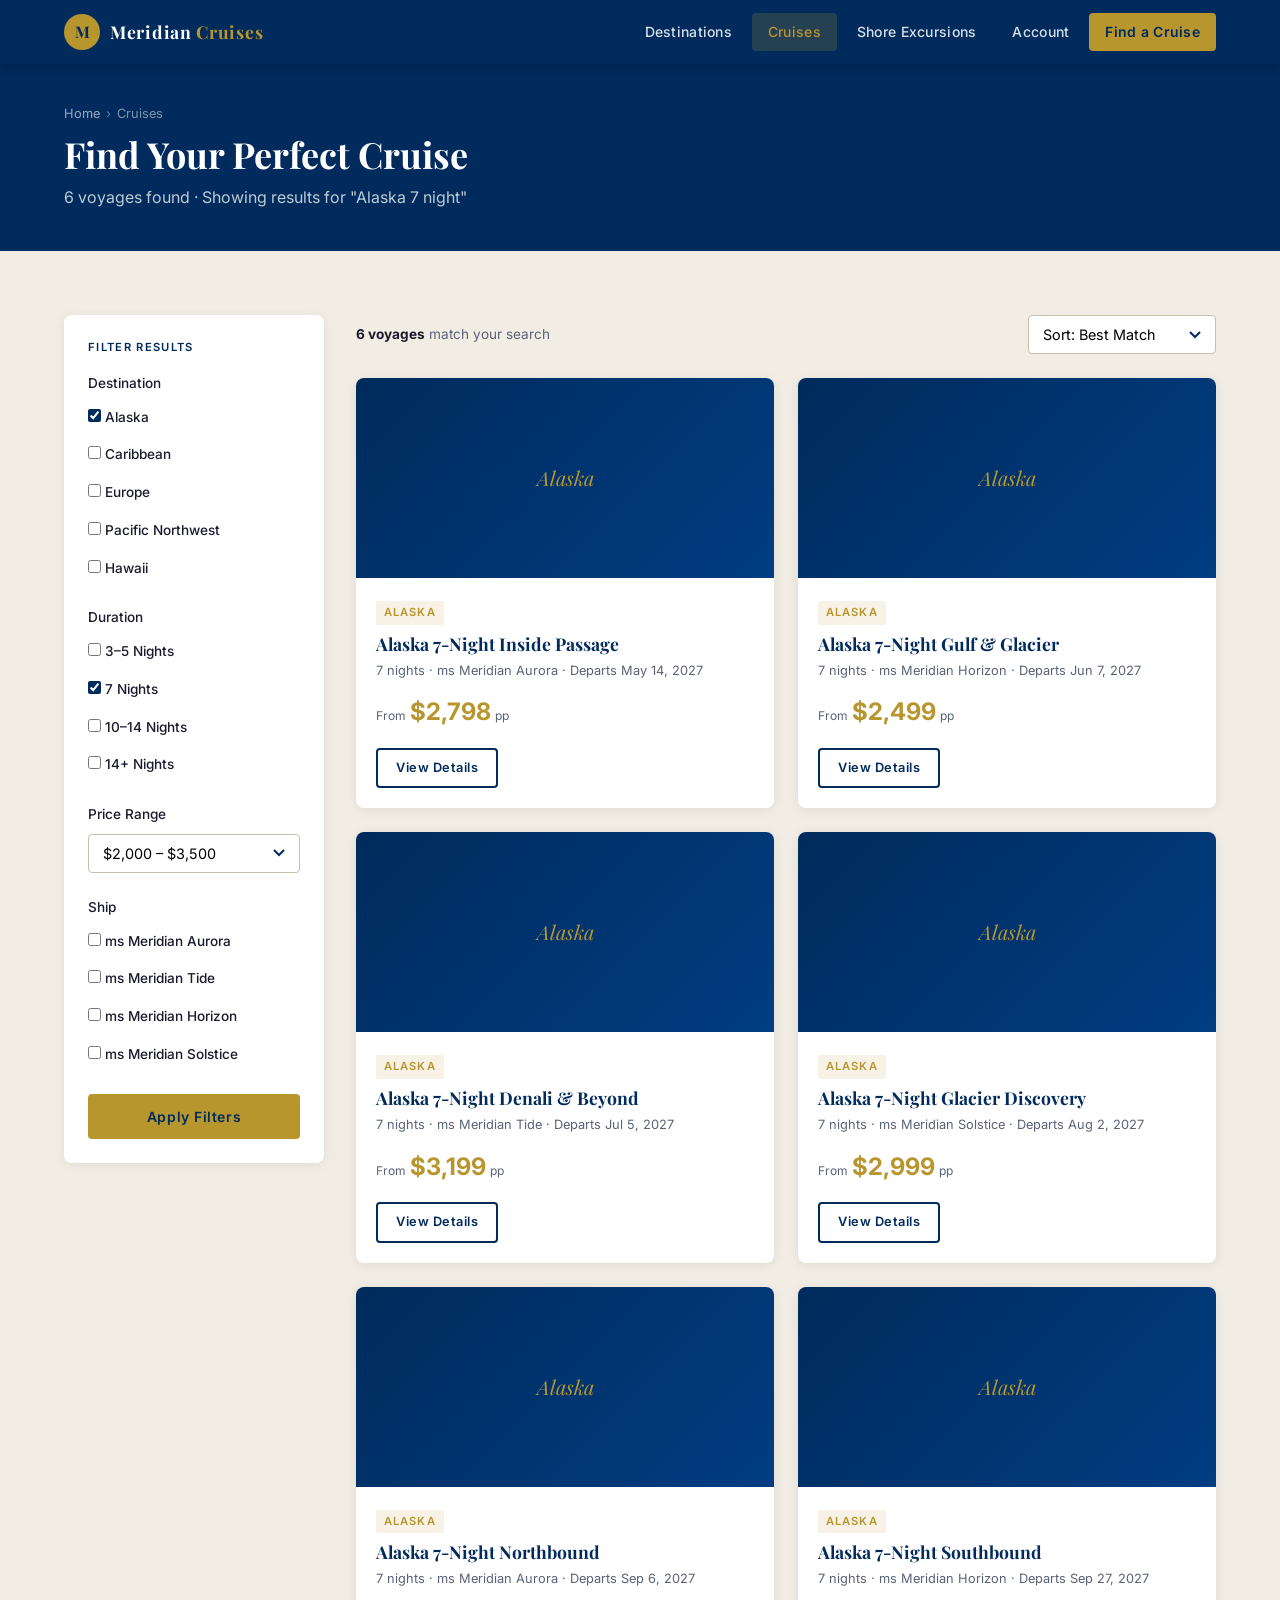
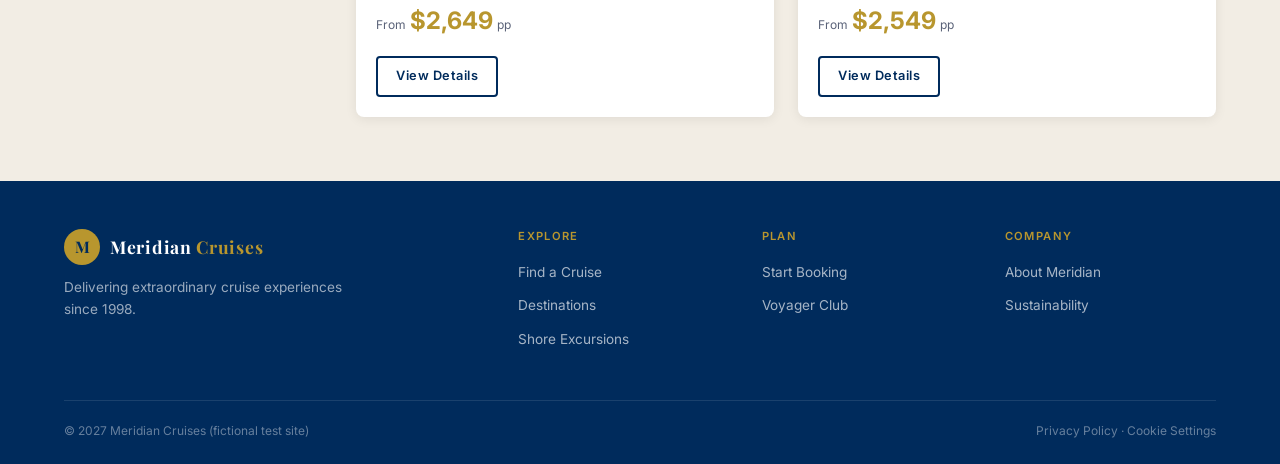
<file: cruises.html>
<!DOCTYPE html>
<html lang="en">
<head>
  <meta charset="UTF-8">
  <meta name="viewport" content="width=device-width, initial-scale=1.0">
  <title>Find a Cruise — Meridian Cruises | Fictional Test Site</title>
  <link rel="stylesheet" href="_shared/styles.css">
  <!-- Adobe Launch — _satellite not present in test env -->
  <script src="_shared/launch-stub.js"></script>
  <script src="_shared/am-config.js"></script>
</head>
<body>

  <!-- Navigation -->
  <nav class="site-nav">
    <div class="nav-inner">
      <a href="index.html" class="nav-logo">
        <div class="nav-logo-mark">M</div>
        <span class="nav-logo-text">Meridian <span>Cruises</span></span>
      </a>
      <ul class="nav-links">
        <li><a href="destination.html">Destinations</a></li>
        <li><a href="cruises.html" class="active">Cruises</a></li>
        <li><a href="shore-excursions.html">Shore Excursions</a></li>
        <li><a href="account.html">Account</a></li>
        <li><a href="cruises.html" class="nav-cta">Find a Cruise</a></li>
      </ul>
    </div>
  </nav>

  <!-- Page Header -->
  <div class="page-header">
    <div class="container">
      <div class="breadcrumb">
        <a href="index.html">Home</a><span>›</span>Cruises
      </div>
      <h1>Find Your Perfect Cruise</h1>
      <p>6 voyages found · Showing results for "Alaska 7 night"</p>
    </div>
  </div>

  <main>
    <section class="section section-sand">
      <div class="container">
        <div class="search-layout">

          <!-- Filters Sidebar -->
          <aside class="filter-card">
            <p class="filter-title">Filter Results</p>

            <div class="filter-group">
              <label>Destination</label>
              <label class="filter-option"><input type="checkbox" checked> Alaska</label>
              <label class="filter-option"><input type="checkbox"> Caribbean</label>
              <label class="filter-option"><input type="checkbox"> Europe</label>
              <label class="filter-option"><input type="checkbox"> Pacific Northwest</label>
              <label class="filter-option"><input type="checkbox"> Hawaii</label>
            </div>

            <div class="filter-group">
              <label>Duration</label>
              <label class="filter-option"><input type="checkbox"> 3–5 Nights</label>
              <label class="filter-option"><input type="checkbox" checked> 7 Nights</label>
              <label class="filter-option"><input type="checkbox"> 10–14 Nights</label>
              <label class="filter-option"><input type="checkbox"> 14+ Nights</label>
            </div>

            <div class="filter-group">
              <label>Price Range</label>
              <select class="form-select" id="filter-price">
                <option>Any price</option>
                <option>Under $2,000</option>
                <option selected>$2,000 – $3,500</option>
                <option>$3,500 – $5,000</option>
                <option>$5,000+</option>
              </select>
            </div>

            <div class="filter-group">
              <label>Ship</label>
              <label class="filter-option"><input type="checkbox"> ms Meridian Aurora</label>
              <label class="filter-option"><input type="checkbox"> ms Meridian Tide</label>
              <label class="filter-option"><input type="checkbox"> ms Meridian Horizon</label>
              <label class="filter-option"><input type="checkbox"> ms Meridian Solstice</label>
            </div>

            <button class="btn btn-primary btn-full">Apply Filters</button>
          </aside>

          <!-- Results Grid -->
          <div>
            <div style="display:flex;justify-content:space-between;align-items:center;margin-bottom:24px;">
              <p class="text-muted text-sm"><strong style="color:#1A1A2E;">6 voyages</strong> match your search</p>
              <select class="form-select" style="width:auto;">
                <option>Sort: Best Match</option>
                <option>Price: Low to High</option>
                <option>Price: High to Low</option>
                <option>Duration: Short to Long</option>
                <option>Departure Date</option>
              </select>
            </div>

            <div class="cards-grid" style="grid-template-columns:repeat(auto-fill,minmax(280px,1fr));">

              <!-- Voyage 1 -->
              <div class="cruise-card">
                <div class="cruise-card-img-placeholder">Alaska</div>
                <div class="cruise-card-body">
                  <span class="cruise-card-tag">Alaska</span>
                  <h3 class="cruise-card-title">Alaska 7-Night Inside Passage</h3>
                  <p class="cruise-card-meta">7 nights · ms Meridian Aurora · Departs May 14, 2027</p>
                  <div class="cruise-card-price">
                    <span class="price-from">From</span>
                    <span class="cabin-price">$2,798</span>
                    <span class="price-from">pp</span>
                  </div>
                  <a href="cruise-detail.html" class="btn btn-outline btn-sm">View Details</a>
                </div>
              </div>

              <!-- Voyage 2 -->
              <div class="cruise-card">
                <div class="cruise-card-img-placeholder">Alaska</div>
                <div class="cruise-card-body">
                  <span class="cruise-card-tag">Alaska</span>
                  <h3 class="cruise-card-title">Alaska 7-Night Gulf & Glacier</h3>
                  <p class="cruise-card-meta">7 nights · ms Meridian Horizon · Departs Jun 7, 2027</p>
                  <div class="cruise-card-price">
                    <span class="price-from">From</span>
                    <span class="cabin-price">$2,499</span>
                    <span class="price-from">pp</span>
                  </div>
                  <a href="cruise-detail.html" class="btn btn-outline btn-sm">View Details</a>
                </div>
              </div>

              <!-- Voyage 3 -->
              <div class="cruise-card">
                <div class="cruise-card-img-placeholder">Alaska</div>
                <div class="cruise-card-body">
                  <span class="cruise-card-tag">Alaska</span>
                  <h3 class="cruise-card-title">Alaska 7-Night Denali & Beyond</h3>
                  <p class="cruise-card-meta">7 nights · ms Meridian Tide · Departs Jul 5, 2027</p>
                  <div class="cruise-card-price">
                    <span class="price-from">From</span>
                    <span class="cabin-price">$3,199</span>
                    <span class="price-from">pp</span>
                  </div>
                  <a href="cruise-detail.html" class="btn btn-outline btn-sm">View Details</a>
                </div>
              </div>

              <!-- Voyage 4 -->
              <div class="cruise-card">
                <div class="cruise-card-img-placeholder">Alaska</div>
                <div class="cruise-card-body">
                  <span class="cruise-card-tag">Alaska</span>
                  <h3 class="cruise-card-title">Alaska 7-Night Glacier Discovery</h3>
                  <p class="cruise-card-meta">7 nights · ms Meridian Solstice · Departs Aug 2, 2027</p>
                  <div class="cruise-card-price">
                    <span class="price-from">From</span>
                    <span class="cabin-price">$2,999</span>
                    <span class="price-from">pp</span>
                  </div>
                  <a href="cruise-detail.html" class="btn btn-outline btn-sm">View Details</a>
                </div>
              </div>

              <!-- Voyage 5 -->
              <div class="cruise-card">
                <div class="cruise-card-img-placeholder">Alaska</div>
                <div class="cruise-card-body">
                  <span class="cruise-card-tag">Alaska</span>
                  <h3 class="cruise-card-title">Alaska 7-Night Northbound</h3>
                  <p class="cruise-card-meta">7 nights · ms Meridian Aurora · Departs Sep 6, 2027</p>
                  <div class="cruise-card-price">
                    <span class="price-from">From</span>
                    <span class="cabin-price">$2,649</span>
                    <span class="price-from">pp</span>
                  </div>
                  <a href="cruise-detail.html" class="btn btn-outline btn-sm">View Details</a>
                </div>
              </div>

              <!-- Voyage 6 -->
              <div class="cruise-card">
                <div class="cruise-card-img-placeholder">Alaska</div>
                <div class="cruise-card-body">
                  <span class="cruise-card-tag">Alaska</span>
                  <h3 class="cruise-card-title">Alaska 7-Night Southbound</h3>
                  <p class="cruise-card-meta">7 nights · ms Meridian Horizon · Departs Sep 27, 2027</p>
                  <div class="cruise-card-price">
                    <span class="price-from">From</span>
                    <span class="cabin-price">$2,549</span>
                    <span class="price-from">pp</span>
                  </div>
                  <a href="cruise-detail.html" class="btn btn-outline btn-sm">View Details</a>
                </div>
              </div>

            </div>
          </div>
        </div>
      </div>
    </section>
  </main>

  <!-- Footer -->
  <footer class="site-footer">
    <div class="container">
      <div class="footer-grid">
        <div class="footer-brand">
          <div class="nav-logo">
            <div class="nav-logo-mark">M</div>
            <span class="nav-logo-text">Meridian <span>Cruises</span></span>
          </div>
          <p>Delivering extraordinary cruise experiences since 1998.</p>
        </div>
        <div class="footer-col">
          <h4>Explore</h4>
          <ul>
            <li><a href="cruises.html">Find a Cruise</a></li>
            <li><a href="destination.html">Destinations</a></li>
            <li><a href="shore-excursions.html">Shore Excursions</a></li>
          </ul>
        </div>
        <div class="footer-col">
          <h4>Plan</h4>
          <ul>
            <li><a href="book-step1.html">Start Booking</a></li>
            <li><a href="account.html">Voyager Club</a></li>
          </ul>
        </div>
        <div class="footer-col">
          <h4>Company</h4>
          <ul>
            <li><a href="#">About Meridian</a></li>
            <li><a href="#">Sustainability</a></li>
          </ul>
        </div>
      </div>
      <div class="footer-bottom">
        <span>© 2027 Meridian Cruises (fictional test site)</span>
        <span>Privacy Policy · Cookie Settings</span>
      </div>
    </div>
  </footer>

  <script>
    document.addEventListener('DOMContentLoaded', function() {
      // intentional: trackSearch fires on page load with query, count, and filter state
      // prop20 = eVar45 (duplicate_tracking) — tested here
      if (typeof trackSearch === 'function') {
        var filters = {
          destination: 'Alaska',
          duration: '7',
          priceRange: '2000-3500'
        };
        trackSearch('Alaska 7 night', 6, filters);
      }
    });
  </script>

</body>
</html>
</file>
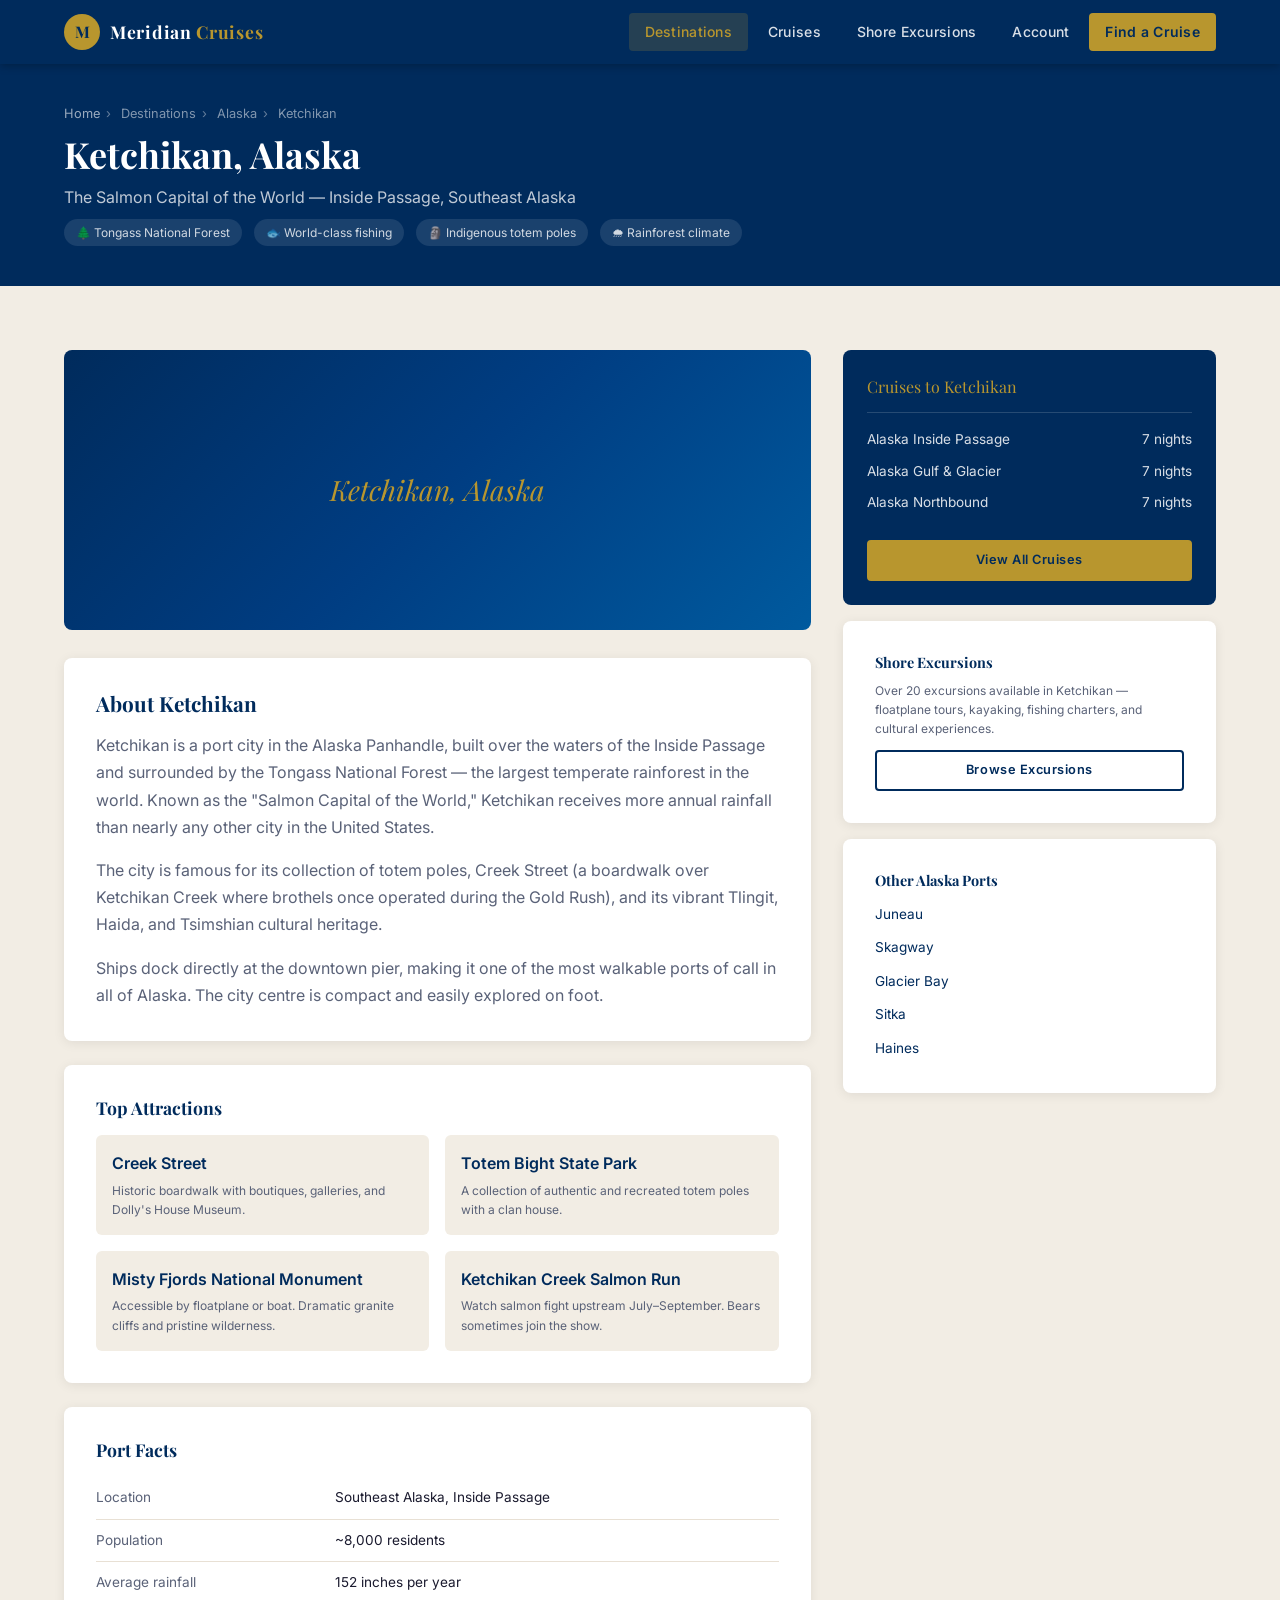
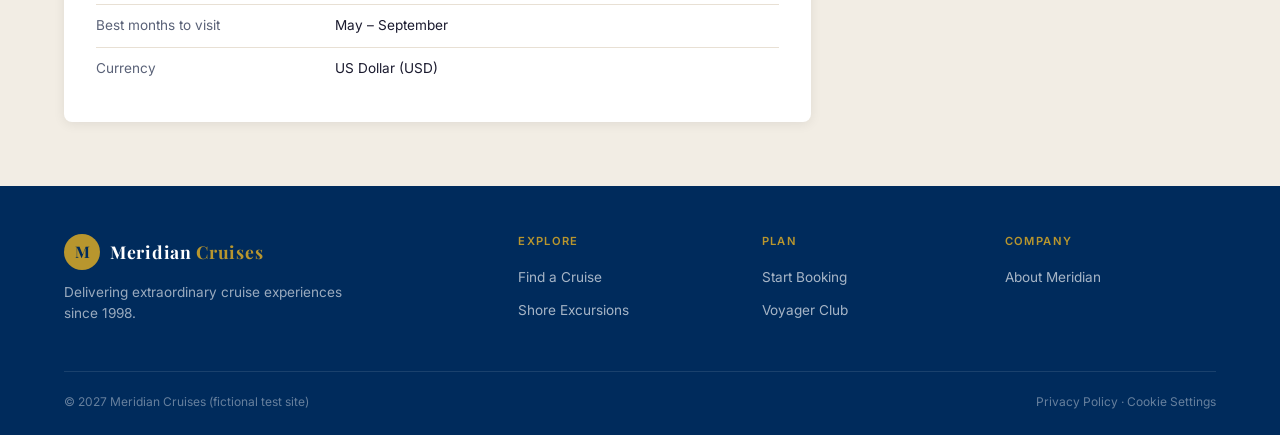
<file: destination.html>
<!DOCTYPE html>
<html lang="en">
<head>
  <meta charset="UTF-8">
  <meta name="viewport" content="width=device-width, initial-scale=1.0">
  <title>Ketchikan, Alaska — Destinations | Meridian Cruises Fictional Test Site</title>
  <link rel="stylesheet" href="_shared/styles.css">
  <!-- Adobe Launch — _satellite not present in test env -->
  <script src="_shared/launch-stub.js"></script>
  <script src="_shared/am-config.js"></script>
</head>
<body>

  <!-- Navigation -->
  <nav class="site-nav">
    <div class="nav-inner">
      <a href="index.html" class="nav-logo">
        <div class="nav-logo-mark">M</div>
        <span class="nav-logo-text">Meridian <span>Cruises</span></span>
      </a>
      <ul class="nav-links">
        <li><a href="destination.html" class="active">Destinations</a></li>
        <li><a href="cruises.html">Cruises</a></li>
        <li><a href="shore-excursions.html">Shore Excursions</a></li>
        <li><a href="account.html">Account</a></li>
        <li><a href="cruises.html" class="nav-cta">Find a Cruise</a></li>
      </ul>
    </div>
  </nav>

  <!-- Page Header -->
  <div class="page-header">
    <div class="container">
      <div class="breadcrumb">
        <a href="index.html">Home</a><span>›</span>
        Destinations<span>›</span>
        Alaska<span>›</span>
        Ketchikan
      </div>
      <h1>Ketchikan, Alaska</h1>
      <p>The Salmon Capital of the World — Inside Passage, Southeast Alaska</p>
      <div>
        <span class="info-badge">🌲 Tongass National Forest</span>
        <span class="info-badge">🐟 World-class fishing</span>
        <span class="info-badge">🗿 Indigenous totem poles</span>
        <span class="info-badge">🌧 Rainforest climate</span>
      </div>
    </div>
  </div>

  <main>
    <section class="section section-sand">
      <div class="container">
        <div style="display:grid;grid-template-columns:2fr 1fr;gap:32px;align-items:start;">

          <!-- Port Content -->
          <div>
            <!-- Hero Image -->
            <div style="width:100%;height:280px;background:linear-gradient(135deg,#002B5C 0%,#003d82 50%,#005a9e 100%);border-radius:8px;display:flex;align-items:center;justify-content:center;margin-bottom:28px;color:#B8962E;font-family:'Playfair Display',serif;font-size:1.75rem;font-style:italic;">
              Ketchikan, Alaska
            </div>

            <!-- About -->
            <div class="booking-form-card" style="margin-bottom:24px;">
              <h2 style="font-family:'Playfair Display',serif;font-size:1.3rem;color:#002B5C;margin-bottom:16px;">About Ketchikan</h2>
              <p style="color:#5a6278;margin-bottom:16px;line-height:1.7;">Ketchikan is a port city in the Alaska Panhandle, built over the waters of the Inside Passage and surrounded by the Tongass National Forest — the largest temperate rainforest in the world. Known as the "Salmon Capital of the World," Ketchikan receives more annual rainfall than nearly any other city in the United States.</p>
              <p style="color:#5a6278;margin-bottom:16px;line-height:1.7;">The city is famous for its collection of totem poles, Creek Street (a boardwalk over Ketchikan Creek where brothels once operated during the Gold Rush), and its vibrant Tlingit, Haida, and Tsimshian cultural heritage.</p>
              <p style="color:#5a6278;line-height:1.7;">Ships dock directly at the downtown pier, making it one of the most walkable ports of call in all of Alaska. The city centre is compact and easily explored on foot.</p>
            </div>

            <!-- Top Attractions -->
            <div class="booking-form-card" style="margin-bottom:24px;">
              <h3 style="font-family:'Playfair Display',serif;font-size:1.1rem;color:#002B5C;margin-bottom:16px;">Top Attractions</h3>
              <div style="display:grid;grid-template-columns:1fr 1fr;gap:16px;">
                <div style="padding:16px;background:#F2EDE4;border-radius:6px;">
                  <p style="font-weight:600;color:#002B5C;margin-bottom:4px;">Creek Street</p>
                  <p class="text-xs text-muted">Historic boardwalk with boutiques, galleries, and Dolly's House Museum.</p>
                </div>
                <div style="padding:16px;background:#F2EDE4;border-radius:6px;">
                  <p style="font-weight:600;color:#002B5C;margin-bottom:4px;">Totem Bight State Park</p>
                  <p class="text-xs text-muted">A collection of authentic and recreated totem poles with a clan house.</p>
                </div>
                <div style="padding:16px;background:#F2EDE4;border-radius:6px;">
                  <p style="font-weight:600;color:#002B5C;margin-bottom:4px;">Misty Fjords National Monument</p>
                  <p class="text-xs text-muted">Accessible by floatplane or boat. Dramatic granite cliffs and pristine wilderness.</p>
                </div>
                <div style="padding:16px;background:#F2EDE4;border-radius:6px;">
                  <p style="font-weight:600;color:#002B5C;margin-bottom:4px;">Ketchikan Creek Salmon Run</p>
                  <p class="text-xs text-muted">Watch salmon fight upstream July–September. Bears sometimes join the show.</p>
                </div>
              </div>
            </div>

            <!-- Port Facts -->
            <div class="booking-form-card">
              <h3 style="font-family:'Playfair Display',serif;font-size:1.1rem;color:#002B5C;margin-bottom:16px;">Port Facts</h3>
              <table style="width:100%;border-collapse:collapse;">
                <tr style="border-bottom:1px solid #e8e0d4;">
                  <td style="padding:10px 0;color:#5a6278;font-size:0.85rem;width:35%;">Location</td>
                  <td style="padding:10px 0;font-size:0.85rem;">Southeast Alaska, Inside Passage</td>
                </tr>
                <tr style="border-bottom:1px solid #e8e0d4;">
                  <td style="padding:10px 0;color:#5a6278;font-size:0.85rem;">Population</td>
                  <td style="padding:10px 0;font-size:0.85rem;">~8,000 residents</td>
                </tr>
                <tr style="border-bottom:1px solid #e8e0d4;">
                  <td style="padding:10px 0;color:#5a6278;font-size:0.85rem;">Average rainfall</td>
                  <td style="padding:10px 0;font-size:0.85rem;">152 inches per year</td>
                </tr>
                <tr style="border-bottom:1px solid #e8e0d4;">
                  <td style="padding:10px 0;color:#5a6278;font-size:0.85rem;">Best months to visit</td>
                  <td style="padding:10px 0;font-size:0.85rem;">May – September</td>
                </tr>
                <tr>
                  <td style="padding:10px 0;color:#5a6278;font-size:0.85rem;">Currency</td>
                  <td style="padding:10px 0;font-size:0.85rem;">US Dollar (USD)</td>
                </tr>
              </table>
            </div>
          </div>

          <!-- Right Sidebar -->
          <div>
            <div class="booking-summary-card">
              <p class="booking-summary-title">Cruises to Ketchikan</p>
              <div class="booking-summary-row"><span>Alaska Inside Passage</span><span>7 nights</span></div>
              <div class="booking-summary-row"><span>Alaska Gulf &amp; Glacier</span><span>7 nights</span></div>
              <div class="booking-summary-row"><span>Alaska Northbound</span><span>7 nights</span></div>
              <a href="cruises.html" class="btn btn-primary btn-sm btn-full" style="margin-top:16px;">View All Cruises</a>
            </div>

            <div class="booking-form-card" style="margin-top:16px;">
              <h4 style="font-size:0.9rem;color:#002B5C;margin-bottom:10px;">Shore Excursions</h4>
              <p class="text-xs text-muted" style="margin-bottom:12px;">Over 20 excursions available in Ketchikan — floatplane tours, kayaking, fishing charters, and cultural experiences.</p>
              <a href="shore-excursions.html" class="btn btn-outline btn-sm btn-full">Browse Excursions</a>
            </div>

            <!-- Other Alaska Ports -->
            <div class="booking-form-card" style="margin-top:16px;">
              <h4 style="font-size:0.9rem;color:#002B5C;margin-bottom:12px;">Other Alaska Ports</h4>
              <ul style="list-style:none;display:flex;flex-direction:column;gap:8px;">
                <li><a href="destination.html" style="font-size:0.85rem;color:#002B5C;">Juneau</a></li>
                <li><a href="destination.html" style="font-size:0.85rem;color:#002B5C;">Skagway</a></li>
                <li><a href="destination.html" style="font-size:0.85rem;color:#002B5C;">Glacier Bay</a></li>
                <li><a href="destination.html" style="font-size:0.85rem;color:#002B5C;">Sitka</a></li>
                <li><a href="destination.html" style="font-size:0.85rem;color:#002B5C;">Haines</a></li>
              </ul>
            </div>
          </div>

        </div>
      </div>
    </section>
  </main>

  <!-- Footer -->
  <footer class="site-footer">
    <div class="container">
      <div class="footer-grid">
        <div class="footer-brand">
          <div class="nav-logo">
            <div class="nav-logo-mark">M</div>
            <span class="nav-logo-text">Meridian <span>Cruises</span></span>
          </div>
          <p>Delivering extraordinary cruise experiences since 1998.</p>
        </div>
        <div class="footer-col">
          <h4>Explore</h4>
          <ul>
            <li><a href="cruises.html">Find a Cruise</a></li>
            <li><a href="shore-excursions.html">Shore Excursions</a></li>
          </ul>
        </div>
        <div class="footer-col">
          <h4>Plan</h4>
          <ul>
            <li><a href="book-step1.html">Start Booking</a></li>
            <li><a href="account.html">Voyager Club</a></li>
          </ul>
        </div>
        <div class="footer-col">
          <h4>Company</h4>
          <ul>
            <li><a href="#">About Meridian</a></li>
          </ul>
        </div>
      </div>
      <div class="footer-bottom">
        <span>© 2027 Meridian Cruises (fictional test site)</span>
        <span>Privacy Policy · Cookie Settings</span>
      </div>
    </div>
  </footer>

  <script>
    document.addEventListener('DOMContentLoaded', function() {
      // intentional: trackDestination fires with port and region
      // eVar7 = "Alaska" (itinerary region), prop3 = "Destinations"
      if (typeof trackDestination === 'function') {
        trackDestination('Ketchikan', 'Alaska');
      }
    });
  </script>

</body>
</html>
</file>
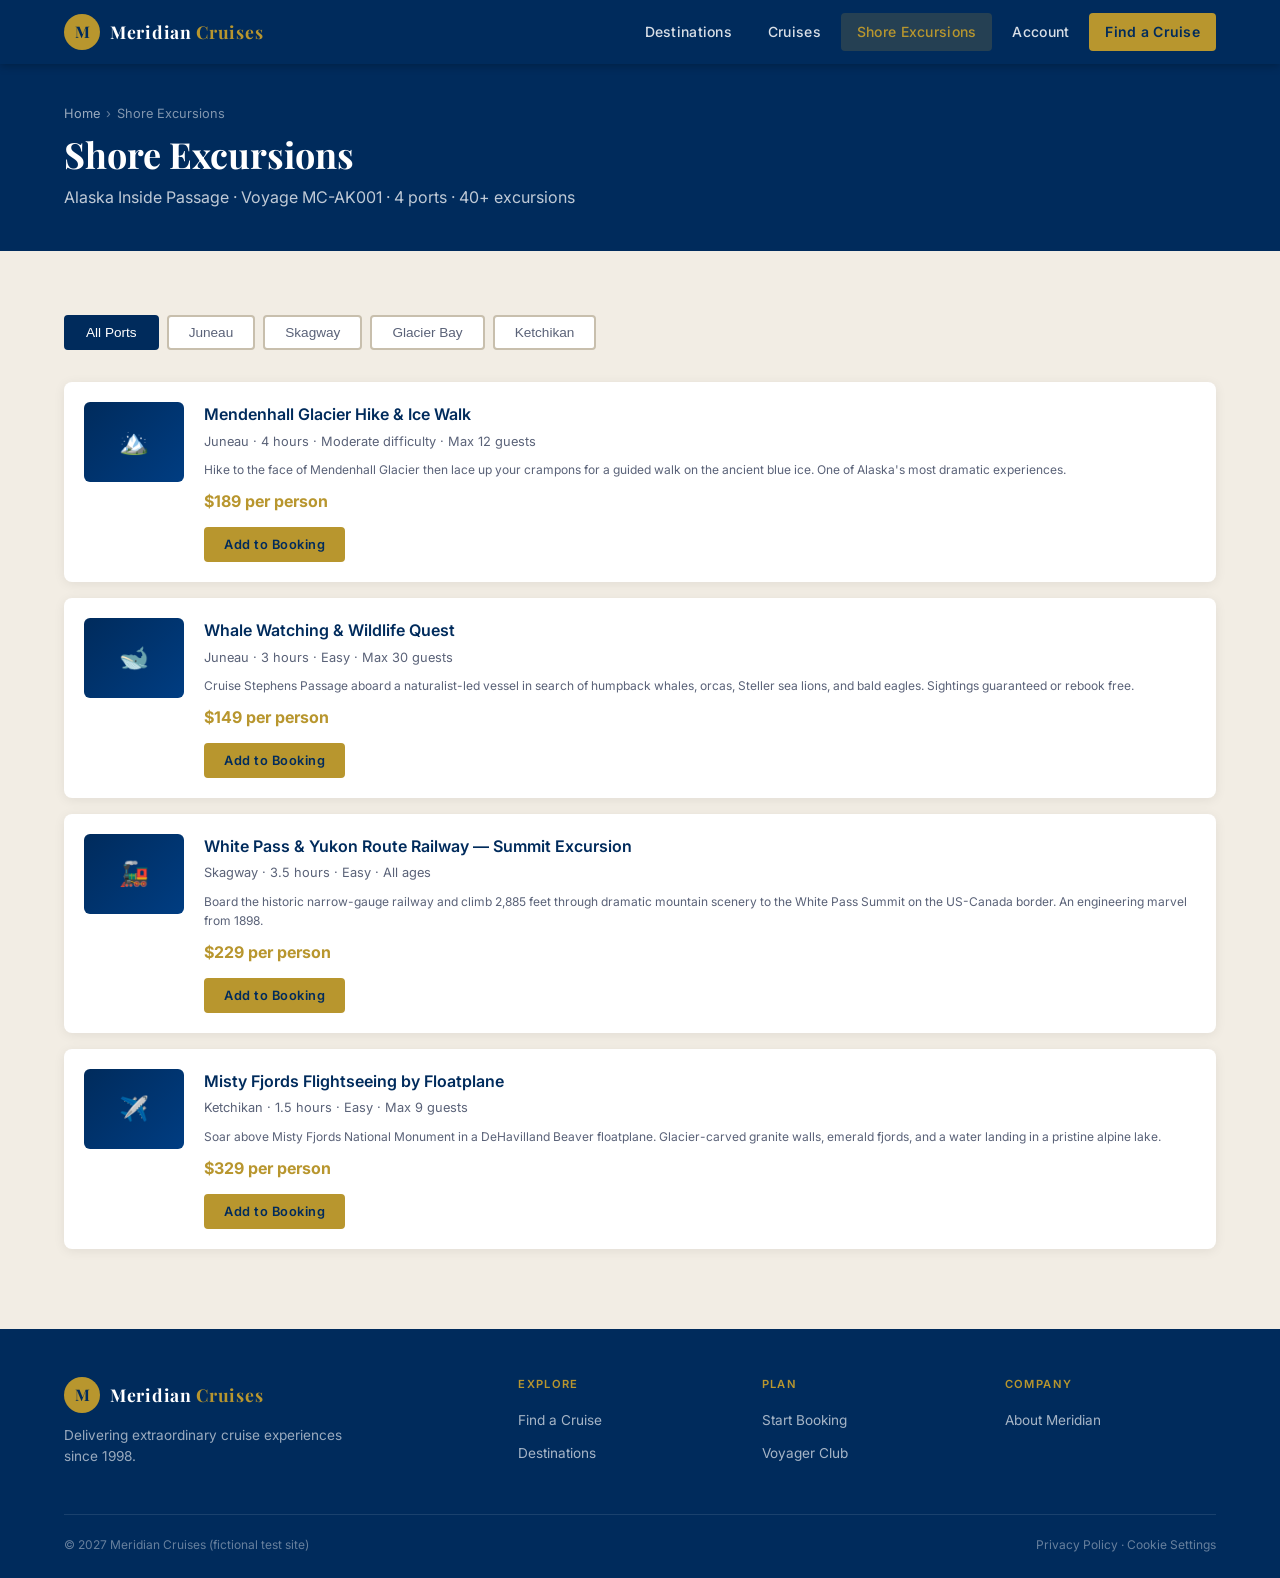
<file: shore-excursions.html>
<!DOCTYPE html>
<html lang="en">
<head>
  <meta charset="UTF-8">
  <meta name="viewport" content="width=device-width, initial-scale=1.0">
  <title>Shore Excursions — Alaska Inside Passage | Meridian Cruises Fictional Test Site</title>
  <link rel="stylesheet" href="_shared/styles.css">
  <!-- Adobe Launch — _satellite not present in test env -->
  <script src="_shared/launch-stub.js"></script>
  <script src="_shared/am-config.js"></script>
</head>
<body>

  <!-- Navigation -->
  <nav class="site-nav">
    <div class="nav-inner">
      <a href="index.html" class="nav-logo">
        <div class="nav-logo-mark">M</div>
        <span class="nav-logo-text">Meridian <span>Cruises</span></span>
      </a>
      <ul class="nav-links">
        <li><a href="destination.html">Destinations</a></li>
        <li><a href="cruises.html">Cruises</a></li>
        <li><a href="shore-excursions.html" class="active">Shore Excursions</a></li>
        <li><a href="account.html">Account</a></li>
        <li><a href="cruises.html" class="nav-cta">Find a Cruise</a></li>
      </ul>
    </div>
  </nav>

  <!-- Page Header -->
  <div class="page-header">
    <div class="container">
      <div class="breadcrumb">
        <a href="index.html">Home</a><span>›</span>Shore Excursions
      </div>
      <h1>Shore Excursions</h1>
      <p>Alaska Inside Passage · Voyage MC-AK001 · 4 ports · 40+ excursions</p>
    </div>
  </div>

  <main>
    <section class="section section-sand">
      <div class="container">

        <!-- Port Filter Tabs -->
        <div style="display:flex;gap:8px;margin-bottom:32px;flex-wrap:wrap;">
          <button class="cabin-tab active" onclick="filterPort(this,'all')">All Ports</button>
          <button class="cabin-tab" onclick="filterPort(this,'juneau')">Juneau</button>
          <button class="cabin-tab" onclick="filterPort(this,'skagway')">Skagway</button>
          <button class="cabin-tab" onclick="filterPort(this,'glacier')">Glacier Bay</button>
          <button class="cabin-tab" onclick="filterPort(this,'ketchikan')">Ketchikan</button>
        </div>

        <!-- Excursion Cards -->
        <div id="excursion-list">

          <!-- Excursion 1 — Juneau -->
          <div class="excursion-card" data-port="juneau" data-id="EXC-JUN-001" data-name="Mendenhall Glacier Hike &amp; Ice Walk" data-price="189">
            <div class="excursion-img-placeholder">🏔️</div>
            <div class="excursion-body">
              <p class="excursion-title">Mendenhall Glacier Hike &amp; Ice Walk</p>
              <p class="excursion-meta">Juneau · 4 hours · Moderate difficulty · Max 12 guests</p>
              <p class="text-xs text-muted" style="margin-bottom:10px;">Hike to the face of Mendenhall Glacier then lace up your crampons for a guided walk on the ancient blue ice. One of Alaska's most dramatic experiences.</p>
              <p class="excursion-price">$189 per person</p>
              <button class="btn btn-primary btn-sm" onclick="addExcursion('EXC-JUN-001', 'Mendenhall Glacier Hike & Ice Walk', 189)">
                Add to Booking
              </button>
            </div>
          </div>

          <!-- Excursion 2 — Juneau -->
          <div class="excursion-card" data-port="juneau" data-id="EXC-JUN-002" data-name="Whale Watching &amp; Wildlife Quest" data-price="149">
            <div class="excursion-img-placeholder">🐋</div>
            <div class="excursion-body">
              <p class="excursion-title">Whale Watching &amp; Wildlife Quest</p>
              <p class="excursion-meta">Juneau · 3 hours · Easy · Max 30 guests</p>
              <p class="text-xs text-muted" style="margin-bottom:10px;">Cruise Stephens Passage aboard a naturalist-led vessel in search of humpback whales, orcas, Steller sea lions, and bald eagles. Sightings guaranteed or rebook free.</p>
              <p class="excursion-price">$149 per person</p>
              <button class="btn btn-primary btn-sm" onclick="addExcursion('EXC-JUN-002', 'Whale Watching & Wildlife Quest', 149)">
                Add to Booking
              </button>
            </div>
          </div>

          <!-- Excursion 3 — Skagway -->
          <div class="excursion-card" data-port="skagway" data-id="EXC-SKA-001" data-name="White Pass &amp; Yukon Route Railway" data-price="229">
            <div class="excursion-img-placeholder">🚂</div>
            <div class="excursion-body">
              <p class="excursion-title">White Pass &amp; Yukon Route Railway — Summit Excursion</p>
              <p class="excursion-meta">Skagway · 3.5 hours · Easy · All ages</p>
              <p class="text-xs text-muted" style="margin-bottom:10px;">Board the historic narrow-gauge railway and climb 2,885 feet through dramatic mountain scenery to the White Pass Summit on the US-Canada border. An engineering marvel from 1898.</p>
              <p class="excursion-price">$229 per person</p>
              <button class="btn btn-primary btn-sm" onclick="addExcursion('EXC-SKA-001', 'White Pass & Yukon Route Railway', 229)">
                Add to Booking
              </button>
            </div>
          </div>

          <!-- Excursion 4 — Ketchikan -->
          <div class="excursion-card" data-port="ketchikan" data-id="EXC-KET-001" data-name="Misty Fjords Floatplane Flightseeing" data-price="329">
            <div class="excursion-img-placeholder">✈️</div>
            <div class="excursion-body">
              <p class="excursion-title">Misty Fjords Flightseeing by Floatplane</p>
              <p class="excursion-meta">Ketchikan · 1.5 hours · Easy · Max 9 guests</p>
              <p class="text-xs text-muted" style="margin-bottom:10px;">Soar above Misty Fjords National Monument in a DeHavilland Beaver floatplane. Glacier-carved granite walls, emerald fjords, and a water landing in a pristine alpine lake.</p>
              <p class="excursion-price">$329 per person</p>
              <button class="btn btn-primary btn-sm" onclick="addExcursion('EXC-KET-001', 'Misty Fjords Floatplane Flightseeing', 329)">
                Add to Booking
              </button>
            </div>
          </div>

        </div>

        <!-- Cart Toast (hidden by default) -->
        <div id="cart-toast" style="display:none;position:fixed;bottom:24px;right:24px;background:#002B5C;color:#FFFFFF;padding:16px 24px;border-radius:8px;box-shadow:0 8px 24px rgba(0,0,0,0.25);z-index:999;max-width:320px;">
          <p style="font-weight:600;margin-bottom:4px;" id="toast-excursion-name">Excursion Added</p>
          <p class="text-xs" style="color:rgba(255,255,255,0.7);" id="toast-price">$0 added to booking</p>
        </div>

      </div>
    </section>
  </main>

  <!-- Footer -->
  <footer class="site-footer">
    <div class="container">
      <div class="footer-grid">
        <div class="footer-brand">
          <div class="nav-logo">
            <div class="nav-logo-mark">M</div>
            <span class="nav-logo-text">Meridian <span>Cruises</span></span>
          </div>
          <p>Delivering extraordinary cruise experiences since 1998.</p>
        </div>
        <div class="footer-col">
          <h4>Explore</h4>
          <ul>
            <li><a href="cruises.html">Find a Cruise</a></li>
            <li><a href="destination.html">Destinations</a></li>
          </ul>
        </div>
        <div class="footer-col">
          <h4>Plan</h4>
          <ul>
            <li><a href="book-step1.html">Start Booking</a></li>
            <li><a href="account.html">Voyager Club</a></li>
          </ul>
        </div>
        <div class="footer-col">
          <h4>Company</h4>
          <ul>
            <li><a href="#">About Meridian</a></li>
          </ul>
        </div>
      </div>
      <div class="footer-bottom">
        <span>© 2027 Meridian Cruises (fictional test site)</span>
        <span>Privacy Policy · Cookie Settings</span>
      </div>
    </div>
  </footer>

  <script>
    // Filter excursions by port
    function filterPort(el, port) {
      document.querySelectorAll('.cabin-tab').forEach(function(t) { t.classList.remove('active'); });
      el.classList.add('active');
      var cards = document.querySelectorAll('.excursion-card');
      cards.forEach(function(card) {
        if (port === 'all' || card.dataset.port === port) {
          card.style.display = 'flex';
        } else {
          card.style.display = 'none';
        }
      });
    }

    // Add excursion to booking cart
    function addExcursion(excursionId, excursionName, price) {
      // intentional: trackExcursionAdd fires s.t() with scAdd event and products string
      if (typeof trackExcursionAdd === 'function') {
        trackExcursionAdd(excursionId, excursionName, price);
      }

      // Show confirmation toast
      var toast = document.getElementById('cart-toast');
      document.getElementById('toast-excursion-name').textContent = excursionName + ' added';
      document.getElementById('toast-price').textContent = '$' + price.toLocaleString() + ' per person added to booking';
      toast.style.display = 'block';
      setTimeout(function() { toast.style.display = 'none'; }, 3500);
    }

    document.addEventListener('DOMContentLoaded', function() {
      // intentional: page view fires with prop3 = "Shore Excursions"
      if (typeof _mcs !== 'undefined') {
        _mcs.prop3 = "Shore Excursions";
        _mcs.t();
      }
    });
  </script>

</body>
</html>
</file>
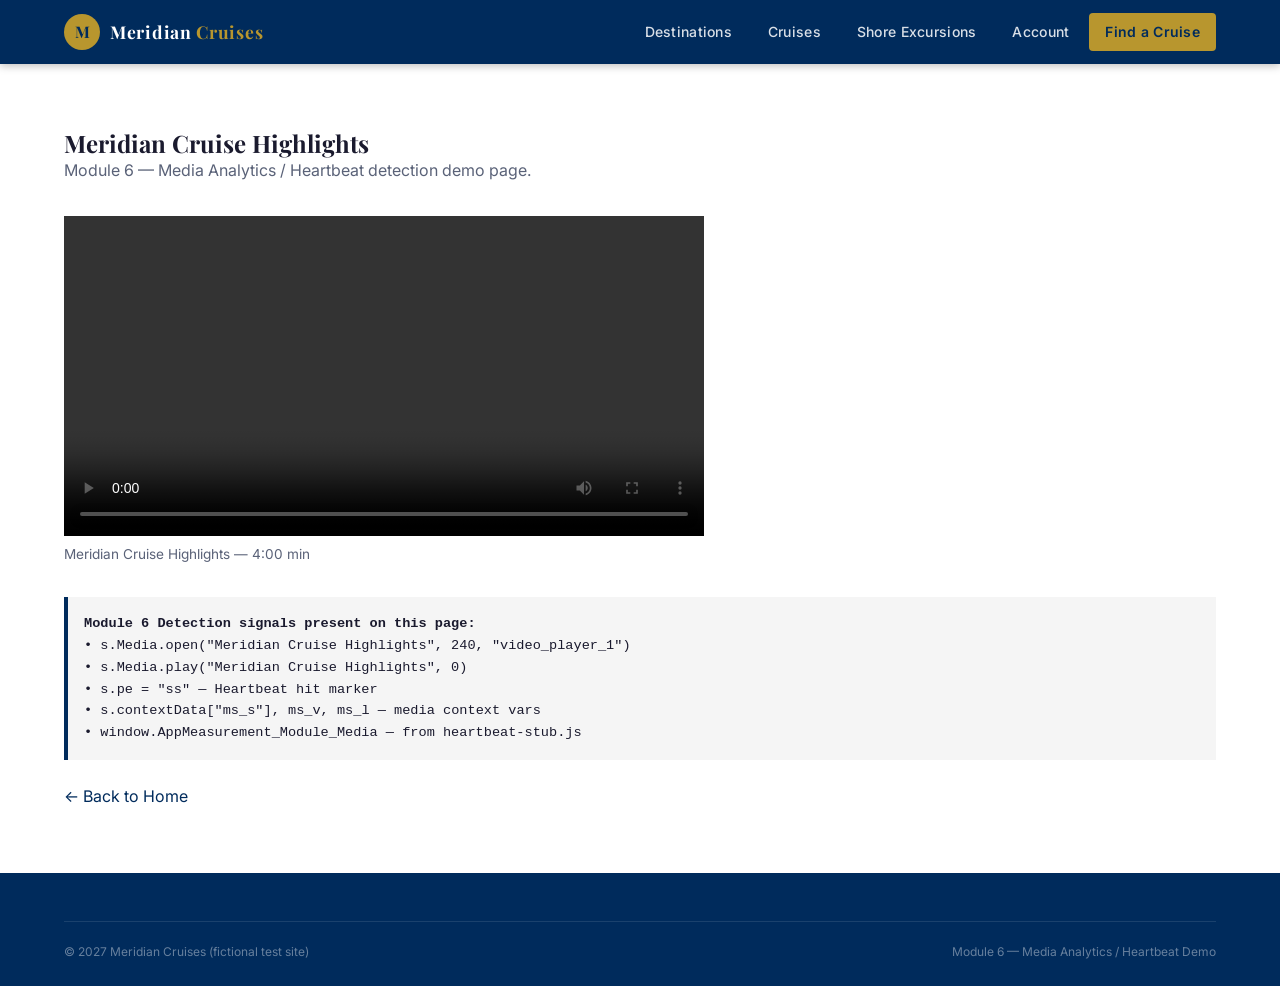
<file: video.html>
<!DOCTYPE html>
<html lang="en">
<head>
  <meta charset="UTF-8">
  <meta name="viewport" content="width=device-width, initial-scale=1.0">
  <title>Meridian Cruise Video — Heartbeat Demo | Fictional Test Site</title>
  <link rel="stylesheet" href="_shared/styles.css">
  <script src="_shared/launch-stub.js"></script>
  <script src="_shared/am-config.js"></script>
</head>
<body>

  <!-- Navigation -->
  <nav class="site-nav">
    <div class="nav-inner">
      <a href="index.html" class="nav-logo">
        <div class="nav-logo-mark">M</div>
        <span class="nav-logo-text">Meridian <span>Cruises</span></span>
      </a>
      <ul class="nav-links">
        <li><a href="destination.html">Destinations</a></li>
        <li><a href="cruises.html">Cruises</a></li>
        <li><a href="shore-excursions.html">Shore Excursions</a></li>
        <li><a href="account.html">Account</a></li>
        <li><a href="cruises.html" class="nav-cta">Find a Cruise</a></li>
      </ul>
    </div>
  </nav>

  <main>
    <section class="section section-light">
      <div class="container">
        <h1>Meridian Cruise Highlights</h1>
        <p class="text-muted">Module 6 — Media Analytics / Heartbeat detection demo page.</p>

        <!-- MODULE 6: Heartbeat library stub — scanner detects by script src -->
        <script src="heartbeat-stub.js" data-heartbeat-stub="true"></script>

        <div style="margin: 32px 0;">
          <video id="video_player_1" width="640" controls style="max-width:100%;background:#000;display:block;">
            <source src="#" type="video/mp4">
            Your browser does not support the video tag.
          </video>
          <p class="text-muted text-sm" style="margin-top:8px;">Meridian Cruise Highlights — 4:00 min</p>
        </div>

        <div style="padding:16px;background:#f5f5f5;border-left:4px solid #002B5C;font-size:0.85em;font-family:monospace;">
          <strong>Module 6 Detection signals present on this page:</strong><br>
          • <code>s.Media.open("Meridian Cruise Highlights", 240, "video_player_1")</code><br>
          • <code>s.Media.play("Meridian Cruise Highlights", 0)</code><br>
          • <code>s.pe = "ss"</code> — Heartbeat hit marker<br>
          • <code>s.contextData["ms_s"]</code>, <code>ms_v</code>, <code>ms_l</code> — media context vars<br>
          • <code>window.AppMeasurement_Module_Media</code> — from heartbeat-stub.js
        </div>

        <p style="margin-top:24px;"><a href="index.html">&larr; Back to Home</a></p>
      </div>
    </section>
  </main>

  <!-- Footer -->
  <footer class="site-footer">
    <div class="container">
      <div class="footer-bottom">
        <span>© 2027 Meridian Cruises (fictional test site)</span>
        <span>Module 6 — Media Analytics / Heartbeat Demo</span>
      </div>
    </div>
  </footer>

  <script>
    // Simulate AppMeasurement_Module_Media loading
    window.s = window._mcs || window.s || {};
    s.Media = s.Media || {
      open: function(name, length, id) { console.log('[Meridian Stub] Media.open:', name, length, id); },
      play: function(name, offset) { console.log('[Meridian Stub] Media.play:', name, offset); },
      stop: function(name, offset) { console.log('[Meridian Stub] Media.stop:', name, offset); },
      close: function(name) { console.log('[Meridian Stub] Media.close:', name); }
    };

    document.addEventListener('DOMContentLoaded', function() {
      if (typeof _mcs !== 'undefined') {
        _mcs.prop3 = "Video";
        _mcs.t();
      }
    });
  </script>

</body>
</html>
</file>
<file: _shared/styles.css>
/* HAL Replica — Shared Styles
   Colors: Navy #002B5C | Gold #B8962E | Sand #F2EDE4 | White #FFFFFF | Dark #1A1A2E
   Fonts: Playfair Display (headings) + Inter (body) via Google Fonts
*/

@import url('https://fonts.googleapis.com/css2?family=Playfair+Display:wght@400;600;700&family=Inter:wght@300;400;500;600&display=swap');

/* ── Reset & Base ─────────────────────────────────────── */
*, *::before, *::after { box-sizing: border-box; margin: 0; padding: 0; }

html { font-size: 16px; scroll-behavior: smooth; }

body {
  font-family: 'Inter', sans-serif;
  font-weight: 400;
  color: #1A1A2E;
  background-color: #F2EDE4;
  line-height: 1.6;
  min-height: 100vh;
  display: flex;
  flex-direction: column;
}

h1, h2, h3, h4, h5 {
  font-family: 'Playfair Display', serif;
  line-height: 1.25;
}

a { color: #002B5C; text-decoration: none; }
a:hover { color: #B8962E; }

img { max-width: 100%; display: block; }

/* ── Layout ───────────────────────────────────────────── */
.container {
  max-width: 1200px;
  margin: 0 auto;
  padding: 0 24px;
}

main { flex: 1; }

/* ── Navigation ───────────────────────────────────────── */
.site-nav {
  background-color: #002B5C;
  padding: 0;
  position: sticky;
  top: 0;
  z-index: 100;
  box-shadow: 0 2px 8px rgba(0,0,0,0.25);
}

.nav-inner {
  display: flex;
  align-items: center;
  justify-content: space-between;
  height: 64px;
  max-width: 1200px;
  margin: 0 auto;
  padding: 0 24px;
}

.nav-logo {
  display: flex;
  align-items: center;
  gap: 10px;
  text-decoration: none;
}

.nav-logo-mark {
  width: 36px;
  height: 36px;
  background: #B8962E;
  border-radius: 50%;
  display: flex;
  align-items: center;
  justify-content: center;
  font-family: 'Playfair Display', serif;
  font-size: 1rem;
  font-weight: 700;
  color: #002B5C;
}

.nav-logo-text {
  font-family: 'Playfair Display', serif;
  font-size: 1.1rem;
  font-weight: 700;
  color: #FFFFFF;
  letter-spacing: 0.04em;
}

.nav-logo-text span {
  color: #B8962E;
}

.nav-links {
  display: flex;
  list-style: none;
  gap: 4px;
}

.nav-links a {
  display: block;
  padding: 8px 16px;
  color: rgba(255,255,255,0.85);
  font-size: 0.875rem;
  font-weight: 500;
  letter-spacing: 0.02em;
  border-radius: 4px;
  transition: background 0.15s, color 0.15s;
  text-decoration: none;
}

.nav-links a:hover,
.nav-links a.active {
  background: rgba(184,150,46,0.2);
  color: #B8962E;
}

.nav-cta {
  background: #B8962E !important;
  color: #002B5C !important;
  font-weight: 600 !important;
  border-radius: 4px;
}

.nav-cta:hover {
  background: #d4a832 !important;
  color: #002B5C !important;
}

/* ── Hero Section ─────────────────────────────────────── */
.hero {
  background: linear-gradient(135deg, #002B5C 0%, #003d82 60%, #004599 100%);
  color: #FFFFFF;
  padding: 80px 24px;
  text-align: center;
  position: relative;
  overflow: hidden;
}

.hero::before {
  content: '';
  position: absolute;
  inset: 0;
  background: url('https://placehold.co/1440x500/002B5C/002B5C') center/cover no-repeat;
  opacity: 0.08;
}

.hero-content { position: relative; max-width: 700px; margin: 0 auto; }

.hero h1 {
  font-size: clamp(2rem, 5vw, 3rem);
  margin-bottom: 16px;
  color: #FFFFFF;
}

.hero p {
  font-size: 1.125rem;
  color: rgba(255,255,255,0.85);
  margin-bottom: 32px;
}

.hero-eyebrow {
  font-size: 0.75rem;
  font-weight: 600;
  letter-spacing: 0.15em;
  text-transform: uppercase;
  color: #B8962E;
  margin-bottom: 12px;
}

/* ── Buttons ──────────────────────────────────────────── */
.btn {
  display: inline-block;
  padding: 12px 28px;
  border-radius: 4px;
  font-size: 0.875rem;
  font-weight: 600;
  letter-spacing: 0.04em;
  cursor: pointer;
  transition: background 0.2s, transform 0.1s, box-shadow 0.2s;
  border: 2px solid transparent;
  text-decoration: none;
  font-family: 'Inter', sans-serif;
}

.btn:active { transform: translateY(1px); }

.btn-primary {
  background: #B8962E;
  color: #002B5C;
  border-color: #B8962E;
}

.btn-primary:hover {
  background: #d4a832;
  border-color: #d4a832;
  color: #002B5C;
  box-shadow: 0 4px 16px rgba(184,150,46,0.4);
}

.btn-secondary {
  background: transparent;
  color: #FFFFFF;
  border-color: rgba(255,255,255,0.5);
}

.btn-secondary:hover {
  background: rgba(255,255,255,0.1);
  border-color: #FFFFFF;
  color: #FFFFFF;
}

.btn-outline {
  background: transparent;
  color: #002B5C;
  border-color: #002B5C;
}

.btn-outline:hover {
  background: #002B5C;
  color: #FFFFFF;
}

.btn-sm { padding: 8px 18px; font-size: 0.8rem; }

.btn-full { width: 100%; text-align: center; }

/* ── Section Styles ───────────────────────────────────── */
.section { padding: 64px 0; }
.section-light { background: #FFFFFF; }
.section-sand { background: #F2EDE4; }
.section-navy { background: #002B5C; color: #FFFFFF; }

.section-header {
  text-align: center;
  margin-bottom: 48px;
}

.section-header h2 {
  font-size: clamp(1.5rem, 3vw, 2.25rem);
  color: #002B5C;
  margin-bottom: 12px;
}

.section-navy .section-header h2 { color: #FFFFFF; }

.section-header p {
  color: #5a6278;
  max-width: 540px;
  margin: 0 auto;
}

.section-navy .section-header p { color: rgba(255,255,255,0.75); }

.section-divider {
  width: 48px;
  height: 3px;
  background: #B8962E;
  margin: 16px auto 0;
}

/* ── Cruise Cards ─────────────────────────────────────── */
.cards-grid {
  display: grid;
  grid-template-columns: repeat(auto-fill, minmax(320px, 1fr));
  gap: 24px;
}

.cruise-card {
  background: #FFFFFF;
  border-radius: 8px;
  overflow: hidden;
  box-shadow: 0 2px 12px rgba(0,0,0,0.08);
  transition: transform 0.2s, box-shadow 0.2s;
}

.cruise-card:hover {
  transform: translateY(-4px);
  box-shadow: 0 8px 28px rgba(0,43,92,0.15);
}

.cruise-card-img {
  width: 100%;
  height: 200px;
  object-fit: cover;
  background: #002B5C;
}

.cruise-card-img-placeholder {
  width: 100%;
  height: 200px;
  background: linear-gradient(135deg, #002B5C 0%, #003d82 100%);
  display: flex;
  align-items: center;
  justify-content: center;
  color: #B8962E;
  font-family: 'Playfair Display', serif;
  font-size: 1.25rem;
  font-style: italic;
}

.cruise-card-body {
  padding: 20px;
}

.cruise-card-tag {
  display: inline-block;
  font-size: 0.7rem;
  font-weight: 600;
  letter-spacing: 0.1em;
  text-transform: uppercase;
  color: #B8962E;
  background: rgba(184,150,46,0.12);
  padding: 3px 8px;
  border-radius: 2px;
  margin-bottom: 8px;
}

.cruise-card-title {
  font-family: 'Playfair Display', serif;
  font-size: 1.1rem;
  color: #002B5C;
  margin-bottom: 6px;
}

.cruise-card-meta {
  font-size: 0.8rem;
  color: #5a6278;
  margin-bottom: 12px;
}

.cruise-card-price {
  display: flex;
  align-items: baseline;
  gap: 4px;
  margin-bottom: 16px;
}

.price-from { font-size: 0.75rem; color: #5a6278; }

/* This class is intentionally placed on cabin price elements for DOM scraping tests */
.cabin-price {
  font-size: 1.5rem;
  font-weight: 700;
  color: #B8962E;
  font-family: 'Inter', sans-serif;
}

/* ── Booking Funnel Step Indicator ────────────────────── */
.funnel-steps {
  background: #FFFFFF;
  border-bottom: 1px solid #e8e0d4;
  padding: 16px 0;
}

.funnel-steps-inner {
  display: flex;
  align-items: center;
  justify-content: center;
  gap: 0;
  max-width: 700px;
  margin: 0 auto;
  padding: 0 24px;
}

.funnel-step {
  display: flex;
  align-items: center;
  flex: 1;
}

.funnel-step-bubble {
  width: 32px;
  height: 32px;
  border-radius: 50%;
  display: flex;
  align-items: center;
  justify-content: center;
  font-size: 0.8rem;
  font-weight: 600;
  border: 2px solid #c8bfad;
  background: #FFFFFF;
  color: #8a8070;
  flex-shrink: 0;
  transition: all 0.2s;
}

.funnel-step.active .funnel-step-bubble {
  background: #002B5C;
  border-color: #002B5C;
  color: #FFFFFF;
}

.funnel-step.done .funnel-step-bubble {
  background: #B8962E;
  border-color: #B8962E;
  color: #FFFFFF;
}

.funnel-step-label {
  font-size: 0.75rem;
  font-weight: 500;
  color: #8a8070;
  margin-left: 8px;
  white-space: nowrap;
}

.funnel-step.active .funnel-step-label { color: #002B5C; font-weight: 600; }
.funnel-step.done .funnel-step-label { color: #B8962E; }

.funnel-connector {
  flex: 1;
  height: 2px;
  background: #c8bfad;
  margin: 0 8px;
}

.funnel-connector.done { background: #B8962E; }

/* ── Form Styles ──────────────────────────────────────── */
.form-group { margin-bottom: 20px; }

.form-label {
  display: block;
  font-size: 0.85rem;
  font-weight: 500;
  color: #1A1A2E;
  margin-bottom: 6px;
}

.form-control {
  width: 100%;
  padding: 10px 14px;
  border: 1.5px solid #c8bfad;
  border-radius: 4px;
  font-family: 'Inter', sans-serif;
  font-size: 0.9rem;
  color: #1A1A2E;
  background: #FFFFFF;
  transition: border-color 0.15s;
}

.form-control:focus {
  outline: none;
  border-color: #002B5C;
  box-shadow: 0 0 0 3px rgba(0,43,92,0.1);
}

.form-row {
  display: grid;
  grid-template-columns: 1fr 1fr;
  gap: 16px;
}

.form-select {
  width: 100%;
  padding: 10px 14px;
  border: 1.5px solid #c8bfad;
  border-radius: 4px;
  font-family: 'Inter', sans-serif;
  font-size: 0.9rem;
  background: #FFFFFF;
  appearance: none;
  background-image: url("data:image/svg+xml,%3Csvg xmlns='http://www.w3.org/2000/svg' width='12' height='8' viewBox='0 0 12 8'%3E%3Cpath d='M1 1l5 5 5-5' stroke='%23002B5C' stroke-width='2' fill='none'/%3E%3C/svg%3E");
  background-repeat: no-repeat;
  background-position: right 14px center;
  cursor: pointer;
}

.form-select:focus { outline: none; border-color: #002B5C; }

/* ── Booking Form Container ───────────────────────────── */
.booking-layout {
  display: grid;
  grid-template-columns: 1fr 340px;
  gap: 32px;
  align-items: start;
}

.booking-form-card {
  background: #FFFFFF;
  border-radius: 8px;
  padding: 32px;
  box-shadow: 0 2px 12px rgba(0,0,0,0.08);
}

.booking-summary-card {
  background: #002B5C;
  border-radius: 8px;
  padding: 24px;
  color: #FFFFFF;
  position: sticky;
  top: 80px;
}

.booking-summary-title {
  font-family: 'Playfair Display', serif;
  font-size: 1rem;
  color: #B8962E;
  margin-bottom: 16px;
  padding-bottom: 12px;
  border-bottom: 1px solid rgba(255,255,255,0.15);
}

.booking-summary-row {
  display: flex;
  justify-content: space-between;
  font-size: 0.85rem;
  margin-bottom: 10px;
  color: rgba(255,255,255,0.85);
}

.booking-summary-row.total {
  border-top: 1px solid rgba(255,255,255,0.15);
  padding-top: 12px;
  margin-top: 4px;
  font-weight: 600;
  color: #B8962E;
  font-size: 1rem;
}

/* ── Cabin Category Tabs ──────────────────────────────── */
.cabin-tabs {
  display: flex;
  gap: 8px;
  margin-bottom: 24px;
  flex-wrap: wrap;
}

.cabin-tab {
  padding: 8px 20px;
  border: 2px solid #c8bfad;
  border-radius: 4px;
  font-size: 0.85rem;
  font-weight: 500;
  cursor: pointer;
  background: #FFFFFF;
  color: #5a6278;
  transition: all 0.15s;
}

.cabin-tab:hover, .cabin-tab.active {
  border-color: #002B5C;
  background: #002B5C;
  color: #FFFFFF;
}

/* ── Itinerary / Port List ────────────────────────────── */
.itinerary-list { list-style: none; }

.itinerary-item {
  display: flex;
  gap: 16px;
  padding: 16px 0;
  border-bottom: 1px solid #e8e0d4;
  align-items: start;
}

.itinerary-day {
  width: 40px;
  height: 40px;
  border-radius: 50%;
  background: #002B5C;
  color: #FFFFFF;
  display: flex;
  align-items: center;
  justify-content: center;
  font-size: 0.75rem;
  font-weight: 600;
  flex-shrink: 0;
}

.itinerary-port { font-weight: 500; color: #002B5C; }
.itinerary-desc { font-size: 0.85rem; color: #5a6278; margin-top: 2px; }

/* ── Excursion Cards ──────────────────────────────────── */
.excursion-card {
  background: #FFFFFF;
  border-radius: 8px;
  display: flex;
  gap: 20px;
  padding: 20px;
  box-shadow: 0 2px 12px rgba(0,0,0,0.07);
  margin-bottom: 16px;
  align-items: start;
}

.excursion-img-placeholder {
  width: 100px;
  height: 80px;
  background: linear-gradient(135deg, #002B5C 0%, #003d82 100%);
  border-radius: 6px;
  flex-shrink: 0;
  display: flex;
  align-items: center;
  justify-content: center;
  color: #B8962E;
  font-size: 1.5rem;
}

.excursion-body { flex: 1; }
.excursion-title { font-weight: 600; color: #002B5C; margin-bottom: 4px; }
.excursion-meta { font-size: 0.8rem; color: #5a6278; margin-bottom: 8px; }
.excursion-price { font-weight: 700; color: #B8962E; margin-bottom: 12px; }

/* ── Mariner Dashboard ────────────────────────────────── */
.mariner-badge {
  display: inline-flex;
  align-items: center;
  gap: 8px;
  background: linear-gradient(135deg, #B8962E 0%, #d4a832 100%);
  color: #002B5C;
  padding: 6px 16px;
  border-radius: 20px;
  font-size: 0.85rem;
  font-weight: 700;
  letter-spacing: 0.05em;
  margin-bottom: 12px;
}

.dashboard-card {
  background: #FFFFFF;
  border-radius: 8px;
  padding: 24px;
  box-shadow: 0 2px 12px rgba(0,0,0,0.07);
  margin-bottom: 24px;
}

.dashboard-card h3 {
  font-family: 'Playfair Display', serif;
  font-size: 1.1rem;
  color: #002B5C;
  margin-bottom: 16px;
  padding-bottom: 12px;
  border-bottom: 1px solid #e8e0d4;
}

/* ── Filter Sidebar ───────────────────────────────────── */
.search-layout {
  display: grid;
  grid-template-columns: 260px 1fr;
  gap: 32px;
  align-items: start;
}

.filter-card {
  background: #FFFFFF;
  border-radius: 8px;
  padding: 24px;
  box-shadow: 0 2px 12px rgba(0,0,0,0.07);
  position: sticky;
  top: 80px;
}

.filter-title {
  font-size: 0.7rem;
  font-weight: 600;
  letter-spacing: 0.12em;
  text-transform: uppercase;
  color: #002B5C;
  margin-bottom: 16px;
}

.filter-group { margin-bottom: 24px; }

.filter-group label {
  font-size: 0.85rem;
  font-weight: 500;
  margin-bottom: 8px;
  display: block;
  color: #1A1A2E;
}

.filter-option {
  display: flex;
  align-items: center;
  gap: 8px;
  padding: 4px 0;
  font-size: 0.85rem;
  color: #5a6278;
  cursor: pointer;
}

.filter-option input[type="checkbox"] {
  accent-color: #002B5C;
  cursor: pointer;
}

/* ── Confirmation / Thank You ─────────────────────────── */
.confirm-hero {
  background: linear-gradient(135deg, #002B5C 0%, #003d82 100%);
  color: #FFFFFF;
  text-align: center;
  padding: 64px 24px;
}

.confirm-icon {
  width: 80px;
  height: 80px;
  background: #B8962E;
  border-radius: 50%;
  display: flex;
  align-items: center;
  justify-content: center;
  font-size: 2rem;
  margin: 0 auto 24px;
}

.confirm-booking-id {
  font-size: 0.85rem;
  background: rgba(184,150,46,0.2);
  border: 1px solid rgba(184,150,46,0.4);
  color: #B8962E;
  display: inline-block;
  padding: 6px 20px;
  border-radius: 20px;
  letter-spacing: 0.1em;
  margin-top: 12px;
}

/* ── Consent Banner ───────────────────────────────────── */
#onetrust-banner-sdk {
  position: fixed;
  bottom: 0;
  left: 0;
  right: 0;
  background: #002B5C;
  color: #FFFFFF;
  padding: 20px 32px;
  display: flex;
  align-items: center;
  justify-content: space-between;
  gap: 24px;
  z-index: 9999;
  box-shadow: 0 -4px 20px rgba(0,0,0,0.3);
}

#onetrust-banner-sdk p {
  font-size: 0.85rem;
  color: rgba(255,255,255,0.85);
  max-width: 700px;
}

#onetrust-banner-sdk a { color: #B8962E; }

.cookie-btns { display: flex; gap: 12px; flex-shrink: 0; }

#onetrust-accept-btn-handler {
  background: #B8962E;
  color: #002B5C;
  border: none;
  padding: 10px 20px;
  border-radius: 4px;
  font-weight: 600;
  font-size: 0.85rem;
  cursor: pointer;
  font-family: 'Inter', sans-serif;
}

#onetrust-reject-all-handler {
  background: transparent;
  color: rgba(255,255,255,0.7);
  border: 1px solid rgba(255,255,255,0.3);
  padding: 10px 20px;
  border-radius: 4px;
  font-size: 0.85rem;
  cursor: pointer;
  font-family: 'Inter', sans-serif;
}

/* ── Footer ───────────────────────────────────────────── */
.site-footer {
  background: #002B5C;
  color: rgba(255,255,255,0.75);
  padding: 48px 0 24px;
  margin-top: auto;
}

.footer-grid {
  display: grid;
  grid-template-columns: 2fr 1fr 1fr 1fr;
  gap: 32px;
  margin-bottom: 40px;
}

.footer-brand p {
  font-size: 0.85rem;
  color: rgba(255,255,255,0.6);
  margin-top: 12px;
  max-width: 280px;
}

.footer-col h4 {
  font-family: 'Inter', sans-serif;
  font-size: 0.7rem;
  font-weight: 600;
  letter-spacing: 0.12em;
  text-transform: uppercase;
  color: #B8962E;
  margin-bottom: 16px;
}

.footer-col ul { list-style: none; }

.footer-col li { margin-bottom: 8px; }

.footer-col a {
  font-size: 0.85rem;
  color: rgba(255,255,255,0.65);
  text-decoration: none;
  transition: color 0.15s;
}

.footer-col a:hover { color: #B8962E; }

.footer-bottom {
  border-top: 1px solid rgba(255,255,255,0.1);
  padding-top: 20px;
  display: flex;
  justify-content: space-between;
  align-items: center;
  font-size: 0.75rem;
  color: rgba(255,255,255,0.4);
}

/* ── Page Content Helpers ─────────────────────────────── */
.page-header {
  background: #002B5C;
  color: #FFFFFF;
  padding: 40px 0;
}

.page-header h1 {
  font-size: clamp(1.5rem, 3vw, 2.25rem);
  color: #FFFFFF;
}

.page-header p {
  color: rgba(255,255,255,0.75);
  margin-top: 8px;
}

.breadcrumb {
  font-size: 0.8rem;
  color: rgba(255,255,255,0.5);
  margin-bottom: 8px;
}

.breadcrumb a { color: rgba(255,255,255,0.6); }
.breadcrumb a:hover { color: #B8962E; }
.breadcrumb span { color: rgba(255,255,255,0.4); margin: 0 6px; }

.info-badge {
  display: inline-flex;
  align-items: center;
  gap: 6px;
  background: rgba(255,255,255,0.1);
  color: rgba(255,255,255,0.8);
  padding: 4px 12px;
  border-radius: 20px;
  font-size: 0.75rem;
  margin-right: 8px;
  margin-top: 8px;
}

.highlight-box {
  background: rgba(184,150,46,0.1);
  border: 1px solid rgba(184,150,46,0.3);
  border-radius: 6px;
  padding: 16px 20px;
  margin-bottom: 20px;
}

.highlight-box p { font-size: 0.875rem; color: #5a6278; }
.highlight-box strong { color: #002B5C; }

/* ── Utilities ────────────────────────────────────────── */
.text-gold { color: #B8962E; }
.text-navy { color: #002B5C; }
.text-muted { color: #5a6278; }
.text-sm { font-size: 0.85rem; }
.text-xs { font-size: 0.75rem; }
.mt-1 { margin-top: 4px; }
.mt-2 { margin-top: 8px; }
.mt-3 { margin-top: 16px; }
.mt-4 { margin-top: 24px; }
.mt-6 { margin-top: 32px; }
.mb-1 { margin-bottom: 4px; }
.mb-2 { margin-bottom: 8px; }
.mb-3 { margin-bottom: 16px; }
.mb-4 { margin-bottom: 24px; }
.flex { display: flex; }
.flex-between { display: flex; justify-content: space-between; align-items: center; }
.gap-2 { gap: 8px; }
.gap-3 { gap: 16px; }

/* ── Responsive ───────────────────────────────────────── */
@media (max-width: 900px) {
  .booking-layout { grid-template-columns: 1fr; }
  .search-layout { grid-template-columns: 1fr; }
  .footer-grid { grid-template-columns: 1fr 1fr; }
}

@media (max-width: 640px) {
  .cards-grid { grid-template-columns: 1fr; }
  .form-row { grid-template-columns: 1fr; }
  .nav-links { display: none; }
  .footer-grid { grid-template-columns: 1fr; }
  #onetrust-banner-sdk { flex-direction: column; text-align: center; }
  .funnel-step-label { display: none; }
}
</file>
